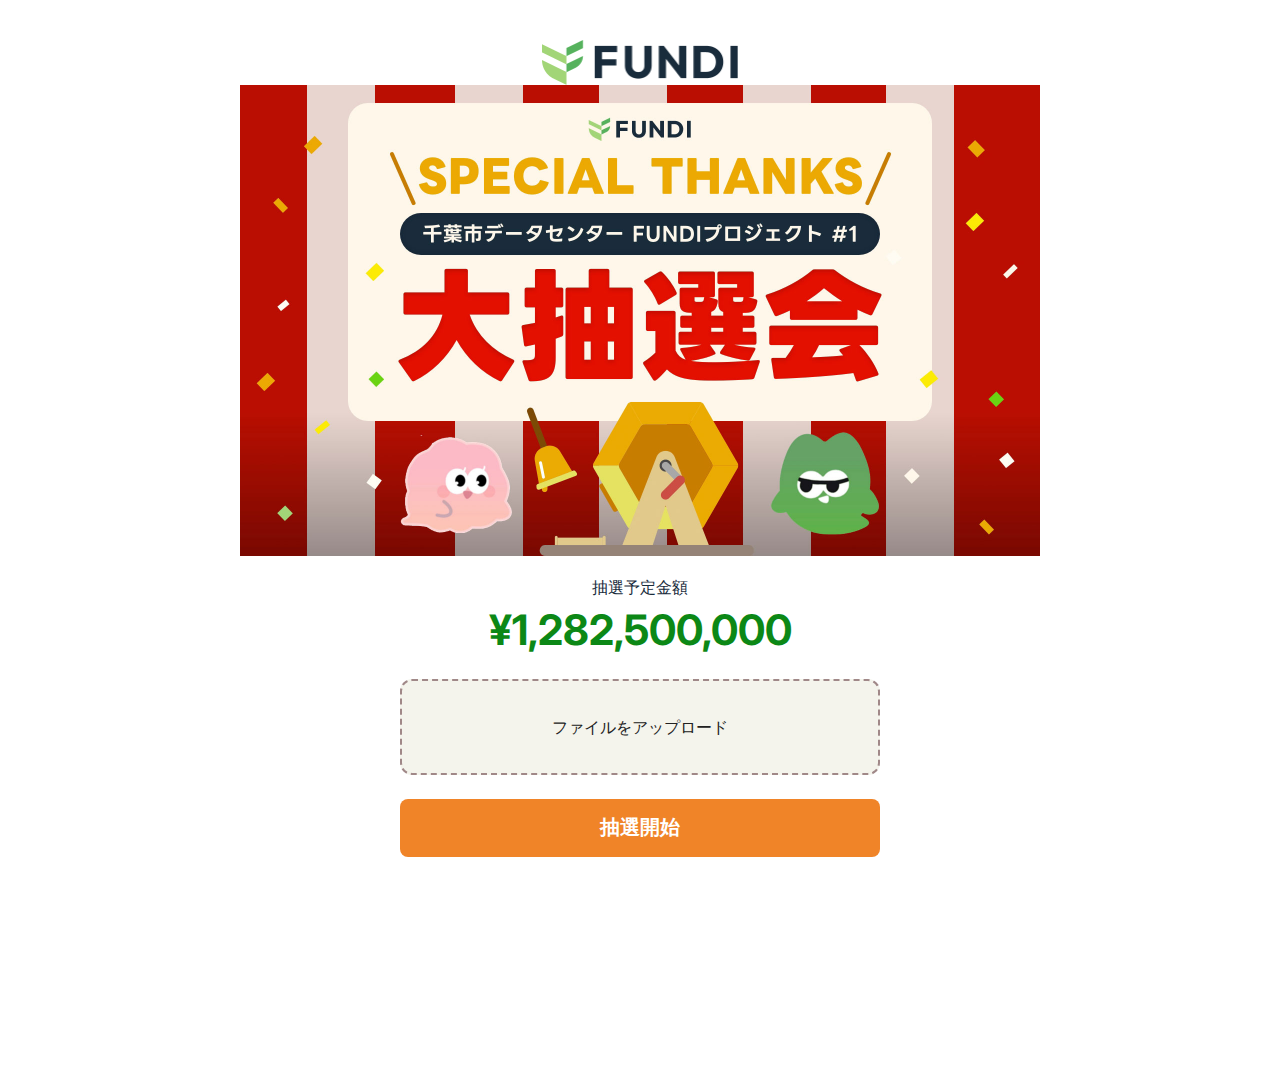
<file: index.html>
<!DOCTYPE html>
<html lang="ja">

<head>
  <meta charset="utf-8">
  <meta http-equiv="X-UA-Compatible" content="IE=edge">
  <meta name="format-detection" content="telephone=no">
  <meta name="viewport" content="width=device-width, initial-scale=1.0">
  <title>FUNDI</title>
  <meta name="keywords" content="">
  <meta name="description" content="FUNDI">

  <meta property="og:type" content="website">
  <meta property="og:title" content="FUNDI">
  <meta property="og:description" content="FUNDI">
  <meta property="og:url" content="https://">
  <meta property="og:site_name" content="FUNDI">

  <meta property="og:image" content="" />
  <link rel="icon" type="image/x-icon" href="favicon.ico">

  <link rel="preconnect" href="https://fonts.googleapis.com">
  <link rel="preconnect" href="https://fonts.gstatic.com" crossorigin>
  <link href="https://fonts.googleapis.com/css2?family=Montserrat:ital,wght@0,100..900;1,100..900&family=Roboto+Serif:ital,opsz,wght@0,8..144,100..900;1,8..144,100..900&family=Inter:ital,opsz,wght@0,14..32,100..900;1,14..32,100..900&display=swap" rel="stylesheet">

  <link rel="stylesheet" href="./css/normalize.css">
  <link rel="stylesheet" href="./css/common.css">
  <link rel="stylesheet" href="./css/swiper.css">
  <link rel="stylesheet" href="./css/style.css">
  <link rel="stylesheet" href="./css/extra.css">
  <link rel="stylesheet" href="./css/add.css">
  <link rel="stylesheet" href="./css/gara.css">
</head>

<body class="pChild">
  <div id="container" class="container">
    <main>
      <div class="pChild__gara">
        <div class="pChild__gara--main">
          <div class="pChild__gara--main--logo"><a href="./"><img src="./img/garaLogo.png" alt=""></a></div>
          <figure class="pChild__gara--main--thumb">
            <img src="./img/garaThumb.jpg" alt="">
          </figure>
          <div class="pChild__gara--main--price">
            <dl>
              <dt>抽選予定金額</dt>
              <dd>¥1,282,500,000</dd>
            </dl>
          </div>
          <div class="pChild__gara--main--file">
            <label>
              <input type="file" id="file">
              <span><em>ファイルをアップロード</em><i id="resetFile"></i></span>
            </label>
          </div>
          <div class="pChild__gara--main--result" id="result">
            <table>
              <thead>
                <tr>
                  <th>メールアドレス</th>
                  <th>口数</th>
                  <th>金額</th>
                </tr>
              </thead>
              <tbody>
                <!-- <tr>
                  <td>examplexxxxx@xxxxx.com</td>
                  <td>10</td>
                  <td>¥500,000</td>
                </tr>
                <tr>
                  <td>examplexxxxx@xxxxx.com</td>
                  <td>10</td>
                  <td>¥500,000</td>
                </tr>
                <tr>
                  <td>examplexxxxx@xxxxx.com</td>
                  <td>10</td>
                  <td>¥500,000</td>
                </tr>
                <tr>
                  <td>examplexxxxx@xxxxx.com</td>
                  <td>10</td>
                  <td>¥500,000</td>
                </tr>
                <tr>
                  <td>examplexxxxx@xxxxx.com</td>
                  <td>10</td>
                  <td>¥500,000</td>
                </tr>
                <tr>
                  <td>examplexxxxx@xxxxx.com</td>
                  <td>10</td>
                  <td>¥500,000</td>
                </tr>
                <tr>
                  <td>examplexxxxx@xxxxx.com</td>
                  <td>10</td>
                  <td>¥500,000</td>
                </tr>
                <tr>
                  <td>examplexxxxx@xxxxx.com</td>
                  <td>10</td>
                  <td>¥500,000</td>
                </tr>
                <tr>
                  <td>examplexxxxx@xxxxx.com</td>
                  <td>10</td>
                  <td>¥500,000</td>
                </tr>
                <tr>
                  <td>examplexxxxx@xxxxx.com</td>
                  <td>10</td>
                  <td>¥500,000</td>
                </tr>
                <tr>
                  <td>examplexxxxx@xxxxx.com</td>
                  <td>10</td>
                  <td>¥500,000</td>
                </tr>
                <tr>
                  <td>examplexxxxx@xxxxx.com</td>
                  <td>10</td>
                  <td>¥500,000</td>
                </tr>
                <tr>
                  <td>examplexxxxx@xxxxx.com</td>
                  <td>10</td>
                  <td>¥500,000</td>
                </tr>
                <tr>
                  <td>examplexxxxx@xxxxx.com</td>
                  <td>10</td>
                  <td>¥500,000</td>
                </tr>
                <tr>
                  <td>examplexxxxx@xxxxx.com</td>
                  <td>10</td>
                  <td>¥500,000</td>
                </tr>
                <tr>
                  <td>examplexxxxx@xxxxx.com</td>
                  <td>10</td>
                  <td>¥500,000</td>
                </tr>
                <tr>
                  <td>examplexxxxx@xxxxx.com</td>
                  <td>10</td>
                  <td>¥500,000</td>
                </tr>
                <tr>
                  <td>examplexxxxx@xxxxx.com</td>
                  <td>10</td>
                  <td>¥500,000</td>
                </tr>
                <tr>
                  <td>examplexxxxx@xxxxx.com</td>
                  <td>10</td>
                  <td>¥500,000</td>
                </tr>
                <tr>
                  <td>examplexxxxx@xxxxx.com</td>
                  <td>10</td>
                  <td>¥500,000</td>
                </tr> -->
              </tbody>
            </table>
          </div>
          <div class="pChild__gara--main--btn">
            <a href="./gara1.html">抽選開始</a>
          </div>
        </div>
      </div>
    </main>
  </div>
  <script src="./js/libs.js"></script>
  <script src="./js/gara.js"></script>

  <script>
    document.getElementById('file').addEventListener('change', function (event) {
        localStorage.removeItem('participants');
        localStorage.removeItem('lotteryResults');

        const file = event.target.files[0];
        const reader = new FileReader();

        reader.onload = function (e) {
          const csvData = e.target.result;
          const rows = csvData.split('\n').slice(1); // ヘッダー行を除外
          const tbody = document.querySelector('#result tbody');
          tbody.innerHTML = '';

          // 一時的な参加者マップ（キー：お客様番号）
          const participantMap = new Map();

          rows.forEach(row => {
            if (row.trim()) {
              const [customerNumber, lotCount, amount, email] = row.split(',');

              if (!lotCount || parseInt(lotCount.trim()) <= 0) return;

              // お客様番号をキーとして使用し、既存のデータがあれば合算
              if (participantMap.has(customerNumber.trim())) {
                const existing = participantMap.get(customerNumber.trim());
                existing.lotCount += parseInt(lotCount.trim());
                existing.amount += parseInt(lotCount.trim()) * 10000;
              } else {
                participantMap.set(customerNumber.trim(), {
                  customerNumber: customerNumber.trim(),
                  email: email.trim(),
                  lotCount: parseInt(lotCount.trim()),
                  amount: parseInt(lotCount.trim()) * 10000
                });
              }
            }
          });

          // マップから配列に変換
          const participants = Array.from(participantMap.values());

          // テーブル表示を更新
          participants.forEach(participant => {
            const formattedAmount = new Intl.NumberFormat('ja-JP', { style: 'currency', currency: 'JPY' }).format(participant.amount);
            const tr = document.createElement('tr');
            tr.innerHTML = `
                <td>${participant.email}</td>
                <td>${participant.lotCount}</td>
                <td>${formattedAmount}</td>
            `;
            tbody.appendChild(tr);
          });

          console.log('読み込んだ参加者数:', participants.length);
          console.log('読み込んだ総口数:', participants.reduce((sum, p) => sum + p.lotCount, 0));

          localStorage.setItem('participants', JSON.stringify(participants));
        };

        reader.readAsText(file);
      });

      document.querySelector('.pChild__gara--main--btn a').addEventListener('click', function (event) {
        event.preventDefault();

        localStorage.removeItem('lotteryResults');

        const participants = JSON.parse(localStorage.getItem('participants')) || [];
        const totalDrawAmount = 1282500000; // 抽選予定金額
        const targetLotCount = Math.floor(totalDrawAmount / 10000); // 128,250口
        let remainingLotCount = targetLotCount;
        let totalApplicationLotCount = participants.reduce((sum, participant) => sum + participant.lotCount, 0);

        console.log('=== 抽選開始 ===');
        console.log('予定総口数:', targetLotCount);
        console.log('応募総口数:', totalApplicationLotCount);

        let winners = [];
        let totalLotCount = 0;
        let totalAmount = 0;

        function shuffle(array) {
          const newArray = [...array];
          for (let i = newArray.length - 1; i > 0; i--) {
            const j = Math.floor(Math.random() * (i + 1));
            [newArray[i], newArray[j]] = [newArray[j], newArray[i]];
          }
          return newArray;
        }

        const shuffledParticipants = shuffle(participants);

        if (totalApplicationLotCount <= targetLotCount) {
          shuffledParticipants.forEach((participant, index) => {
            const winLotCount = participant.lotCount;
            const winAmount = winLotCount * 10000;

            winners.push({
              customerNumber: participant.customerNumber,
              email: participant.email,
              lotCount: winLotCount,
              amount: winAmount,
              isPartialWin: false
            });

            totalAmount += winAmount;
            totalLotCount += winLotCount;
          });
        } else {
          shuffledParticipants.forEach((participant, index) => {
            if (remainingLotCount <= 0) return;

            let winLotCount;
            if (index === shuffledParticipants.length - 1 && remainingLotCount > 0) {
              winLotCount = Math.min(participant.lotCount, remainingLotCount);
            } else {
              winLotCount = Math.min(participant.lotCount, remainingLotCount);
            }

            if (winLotCount <= 0) return;

            const winAmount = winLotCount * 10000;
            winners.push({
              customerNumber: participant.customerNumber,
              email: participant.email,
              lotCount: winLotCount,
              amount: winAmount,
              isPartialWin: winLotCount < participant.lotCount
            });

            remainingLotCount -= winLotCount;
            totalAmount += winAmount;
            totalLotCount += winLotCount;
          });
        }

        console.log('=== 抽選結果 ===');
        console.log('予定金額:', new Intl.NumberFormat('ja-JP').format(totalDrawAmount));
        console.log('実際の合計金額:', new Intl.NumberFormat('ja-JP').format(totalAmount));
        console.log('差額:', new Intl.NumberFormat('ja-JP').format(totalDrawAmount - totalAmount));
        console.log('予定口数:', targetLotCount);
        console.log('実際の総当選口数:', totalLotCount);
        console.log('未使用口数:', targetLotCount - totalLotCount);
        console.log('当選者数:', winners.length);

        localStorage.setItem('lotteryResults', JSON.stringify(winners));
        window.location.href = './gara1.html';
      });

      console.log('2024/12/12 v5');
  </script>
  <!-- <script src="./js/script.js"></script> -->
</body>

</html>
</file>
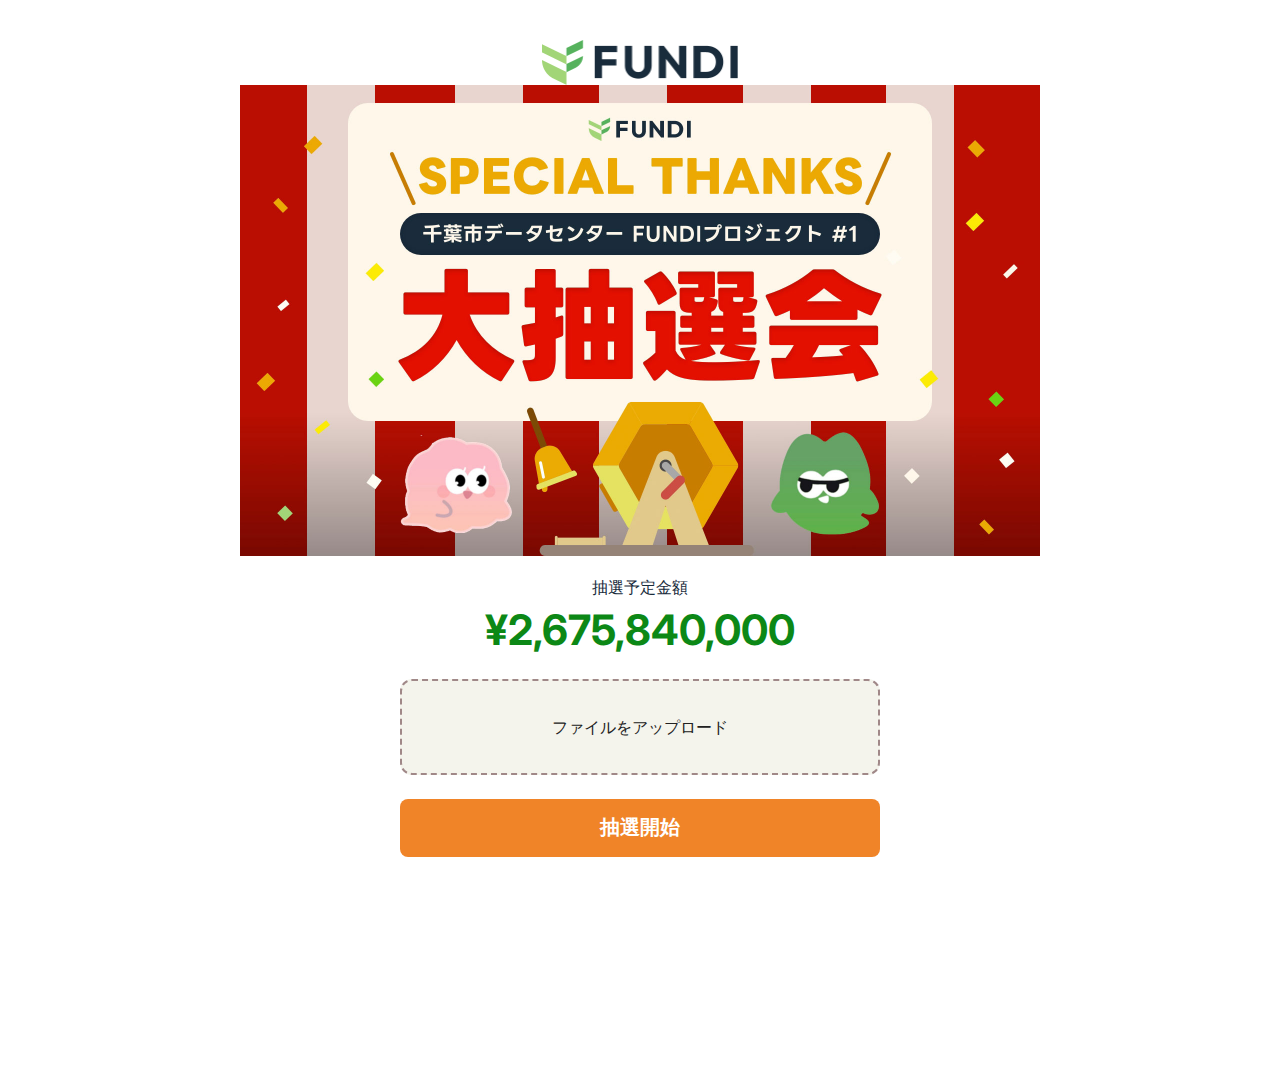
<file: gara.html>
<!DOCTYPE html>
<html lang="ja">

<head>
  <meta charset="utf-8">
  <meta http-equiv="X-UA-Compatible" content="IE=edge">
  <meta name="format-detection" content="telephone=no">
  <meta name="viewport" content="width=device-width, initial-scale=1.0">
  <title>FUNDI</title>
  <meta name="keywords" content="">
  <meta name="description" content="FUNDI">

  <meta property="og:type" content="website">
  <meta property="og:title" content="FUNDI">
  <meta property="og:description" content="FUNDI">
  <meta property="og:url" content="https://">
  <meta property="og:site_name" content="FUNDI">

  <meta property="og:image" content="" />
  <link rel="icon" type="image/x-icon" href="favicon.ico">

  <link rel="preconnect" href="https://fonts.googleapis.com">
  <link rel="preconnect" href="https://fonts.gstatic.com" crossorigin>
  <link href="https://fonts.googleapis.com/css2?family=Montserrat:ital,wght@0,100..900;1,100..900&family=Roboto+Serif:ital,opsz,wght@0,8..144,100..900;1,8..144,100..900&family=Inter:ital,opsz,wght@0,14..32,100..900;1,14..32,100..900&display=swap" rel="stylesheet">

  <link rel="stylesheet" href="./css/normalize.css">
  <link rel="stylesheet" href="./css/common.css">
  <link rel="stylesheet" href="./css/swiper.css">
  <link rel="stylesheet" href="./css/style.css">
  <link rel="stylesheet" href="./css/extra.css">
  <link rel="stylesheet" href="./css/add.css">
  <link rel="stylesheet" href="./css/gara.css">
</head>

<body class="pChild">
  <div id="container" class="container">
    <main>
      <div class="pChild__gara">
        <div class="pChild__gara--main">
          <div class="pChild__gara--main--logo"><a href="./"><img src="./img/garaLogo.png" alt=""></a></div>
          <figure class="pChild__gara--main--thumb">
            <img src="./img/garaThumb.jpg" alt="">
          </figure>
          <div class="pChild__gara--main--price">
            <dl>
              <dt>抽選予定金額</dt>
              <dd>¥2,675,840,000</dd>
            </dl>
          </div>
          <div class="pChild__gara--main--file">
            <label>
              <input type="file" id="file">
              <span><em>ファイルをアップロード</em><i id="resetFile"></i></span>
            </label>
          </div>
          <div class="pChild__gara--main--result" id="result">
            <table>
              <thead>
                <tr>
                  <th>メールアドレス</th>
                  <th>口数</th>
                  <th>金額</th>
                </tr>
              </thead>
              <tbody>
                <tr>
                  <td>examplexxxxx@xxxxx.com</td>
                  <td>10</td>
                  <td>¥500,000</td>
                </tr>
                <tr>
                  <td>examplexxxxx@xxxxx.com</td>
                  <td>10</td>
                  <td>¥500,000</td>
                </tr>
                <tr>
                  <td>examplexxxxx@xxxxx.com</td>
                  <td>10</td>
                  <td>¥500,000</td>
                </tr>
                <tr>
                  <td>examplexxxxx@xxxxx.com</td>
                  <td>10</td>
                  <td>¥500,000</td>
                </tr>
                <tr>
                  <td>examplexxxxx@xxxxx.com</td>
                  <td>10</td>
                  <td>¥500,000</td>
                </tr>
                <tr>
                  <td>examplexxxxx@xxxxx.com</td>
                  <td>10</td>
                  <td>¥500,000</td>
                </tr>
                <tr>
                  <td>examplexxxxx@xxxxx.com</td>
                  <td>10</td>
                  <td>¥500,000</td>
                </tr>
                <tr>
                  <td>examplexxxxx@xxxxx.com</td>
                  <td>10</td>
                  <td>¥500,000</td>
                </tr>
                <tr>
                  <td>examplexxxxx@xxxxx.com</td>
                  <td>10</td>
                  <td>¥500,000</td>
                </tr>
                <tr>
                  <td>examplexxxxx@xxxxx.com</td>
                  <td>10</td>
                  <td>¥500,000</td>
                </tr>
                <tr>
                  <td>examplexxxxx@xxxxx.com</td>
                  <td>10</td>
                  <td>¥500,000</td>
                </tr>
                <tr>
                  <td>examplexxxxx@xxxxx.com</td>
                  <td>10</td>
                  <td>¥500,000</td>
                </tr>
                <tr>
                  <td>examplexxxxx@xxxxx.com</td>
                  <td>10</td>
                  <td>¥500,000</td>
                </tr>
                <tr>
                  <td>examplexxxxx@xxxxx.com</td>
                  <td>10</td>
                  <td>¥500,000</td>
                </tr>
                <tr>
                  <td>examplexxxxx@xxxxx.com</td>
                  <td>10</td>
                  <td>¥500,000</td>
                </tr>
                <tr>
                  <td>examplexxxxx@xxxxx.com</td>
                  <td>10</td>
                  <td>¥500,000</td>
                </tr>
                <tr>
                  <td>examplexxxxx@xxxxx.com</td>
                  <td>10</td>
                  <td>¥500,000</td>
                </tr>
                <tr>
                  <td>examplexxxxx@xxxxx.com</td>
                  <td>10</td>
                  <td>¥500,000</td>
                </tr>
                <tr>
                  <td>examplexxxxx@xxxxx.com</td>
                  <td>10</td>
                  <td>¥500,000</td>
                </tr>
                <tr>
                  <td>examplexxxxx@xxxxx.com</td>
                  <td>10</td>
                  <td>¥500,000</td>
                </tr>
              </tbody>
            </table>
          </div>
          <div class="pChild__gara--main--btn">
            <a href="./gara1.html">抽選開始</a>
          </div>
        </div>
      </div>
    </main>
  </div>
  <script src="./js/libs.js"></script>
  <script src="./js/gara.js"></script>
  <!-- <script src="./js/script.js"></script> -->
</body>

</html>
</file>
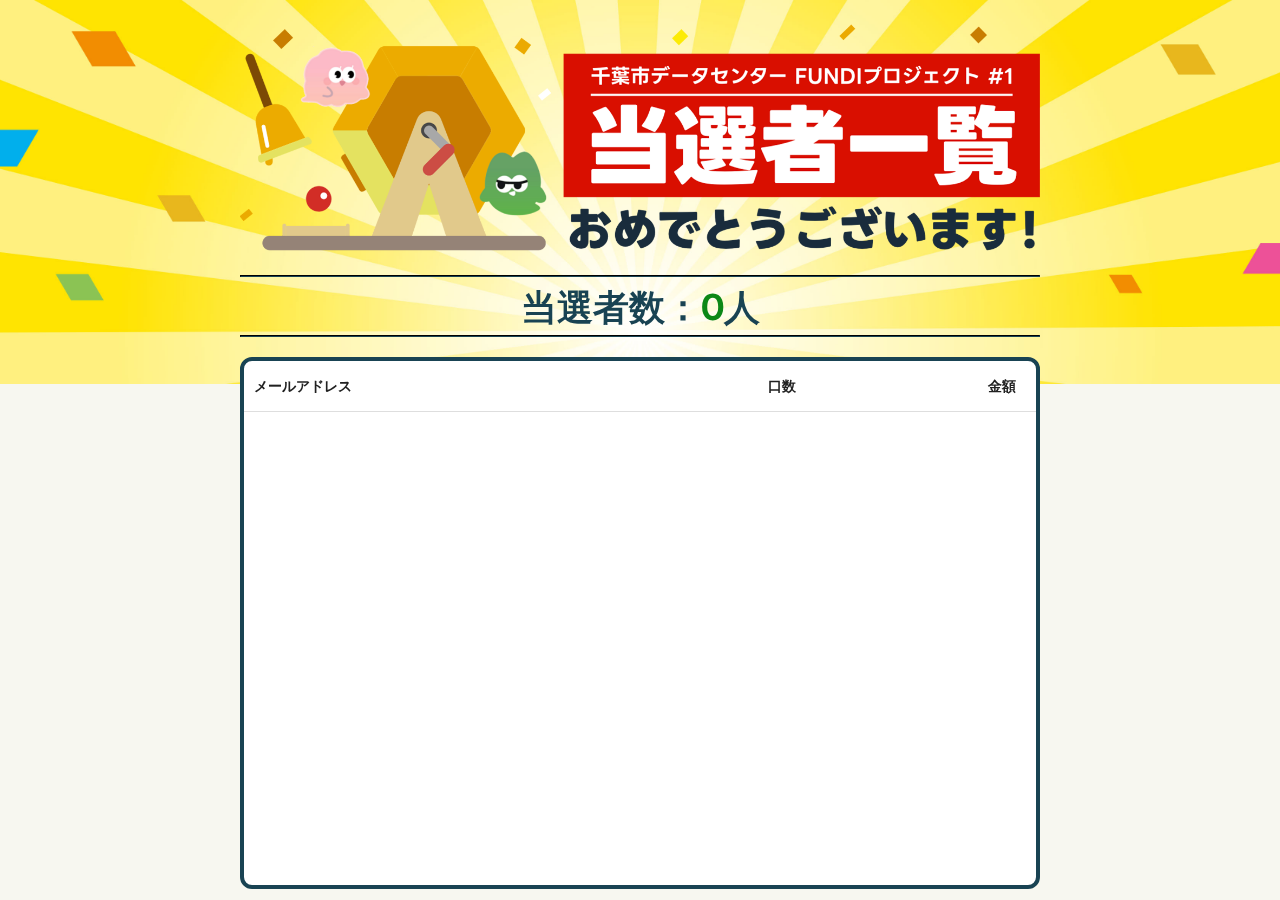
<file: gara2.html>
<!DOCTYPE html>
<html lang="ja">

<head>
  <meta charset="utf-8">
  <meta http-equiv="X-UA-Compatible" content="IE=edge">
  <meta name="format-detection" content="telephone=no">
  <meta name="viewport" content="width=device-width, initial-scale=1.0">
  <title>FUNDI</title>
  <meta name="keywords" content="">
  <meta name="description" content="FUNDI">

  <meta property="og:type" content="website">
  <meta property="og:title" content="FUNDI">
  <meta property="og:description" content="FUNDI">
  <meta property="og:url" content="https://">
  <meta property="og:site_name" content="FUNDI">

  <meta property="og:image" content="" />
  <link rel="icon" type="image/x-icon" href="favicon.ico">

  <link rel="preconnect" href="https://fonts.googleapis.com">
  <link rel="preconnect" href="https://fonts.gstatic.com" crossorigin>
  <link
    href="https://fonts.googleapis.com/css2?family=Montserrat:ital,wght@0,100..900;1,100..900&family=Roboto+Serif:ital,opsz,wght@0,8..144,100..900;1,8..144,100..900&family=Inter:ital,opsz,wght@0,14..32,100..900;1,14..32,100..900&display=swap"
    rel="stylesheet">

  <link rel="stylesheet" href="./css/normalize.css">
  <link rel="stylesheet" href="./css/common.css">
  <link rel="stylesheet" href="./css/swiper.css">
  <link rel="stylesheet" href="./css/style.css">
  <link rel="stylesheet" href="./css/extra.css">
  <link rel="stylesheet" href="./css/add.css">
  <link rel="stylesheet" href="./css/gara.css">
</head>

<body class="pChild pChild__full">
  <div id="container" class="container">
    <main class="pChild__gara--bgBot">
      <div class="pChild__gara reward">
        <div class="reward__main">
          <div class="reward__main--top">
            <figure><img src="./img/garaImg3.png" alt=""></figure>
          </div>
          <hr style="border-color:#194353">
          <div class="reward__main--total">当選者数：<span id="winnerCount">0</span>人</div>
          <hr style="border-color:#194353">
          <div class="reward__main--list">
            <table>
              <thead>
                <tr>
                  <th>メールアドレス</th>
                  <th>口数</th>
                  <th>金額</th>
                </tr>
              </thead>
              <tbody>
              </tbody>
            </table>
          </div>
          <div class="reward__main--btn">
            <a href="javascript:void(0)" id="downloadButton">ダウンロード</a>
          </div>
        </div>
      </div>
    </main>
  </div>
  <script src="./js/libs.js"></script>
  <script src="./js/gara.js"></script>

  <script>
    try {
      // セッションストレージから当選者数を取得して表示（即時）
      const winnerCount = sessionStorage.getItem('winnerCount') || '0';
      const winnerCountElement = document.getElementById('winnerCount');
      if (winnerCountElement) {
        winnerCountElement.textContent = winnerCount;
      }

      // 残りの処理は非同期で実行
      setTimeout(() => {
        // 当選者データを取得
        const winners = JSON.parse(localStorage.getItem('lotteryResults')) || [];
        // 全参加者データを取得
        const allParticipants = JSON.parse(localStorage.getItem('participants')) || [];

        // 重複を除去：customer_numberをキーとして使用
        const uniqueParticipants = Array.from(
          new Map(allParticipants.map(item => [item.customerNumber, item])).values()
        );

        // 要素の取得
        const tbody = document.querySelector('.reward__main--list tbody');
        const downloadButton = document.getElementById('downloadButton');

        // エラーハンドリング：要素の存在チェック
        if (!tbody || !downloadButton) {
          console.error('Required elements not found');
          throw new Error('Required elements not found');
        }

        tbody.innerHTML = '';

        let totalAmount = 0;
        let totalLotCount = 0;

        // CSVデータの準備
        const csvData = [];
        csvData.push(['お客様番号', 'メールアドレス', '応募口数', '応募金額', '当選口数', '部分当選']);

        // 画面表示用の当選者データ処理
        winners.forEach(winner => {
          const tr = document.createElement('tr');
          const formattedAmount = new Intl.NumberFormat('ja-JP', { style: 'currency', currency: 'JPY' }).format(winner.amount);

          tr.innerHTML = `
            <td>${winner.email}</td>
            <td>${winner.lotCount}</td>
            <td>${formattedAmount}</td>
          `;

          tbody.appendChild(tr);
          totalAmount += winner.amount;
          totalLotCount += winner.lotCount;
        });

        // CSV用のデータ作成
        uniqueParticipants.forEach(participant => {
          const winnerData = winners.find(w => w.customerNumber === participant.customerNumber);

          const csvRow = [
            participant.customerNumber || '—',
            participant.email,
            participant.lotCount,
            participant.amount,
            winnerData ? winnerData.lotCount : '',
            winnerData?.isPartialWin ? 1 : ''
          ];

          csvData.push(csvRow);
        });

        // ダウンロードボタンのイベントリスナー
        downloadButton.addEventListener('click', function () {
          try {
            // UTF-8 BOMを追加
            const BOM = '\uFEFF';
            const csvContent = BOM + csvData.map(row => row.join(',')).join('\n');

            // エンコーディングを明示的に指定
            const blob = new Blob([csvContent], { type: 'text/csv;charset=utf-8;' });
            const url = URL.createObjectURL(blob);

            const now = new Date();
            const formattedDate = `${now.getFullYear()}${String(now.getMonth() + 1).padStart(2, '0')}${String(now.getDate()).padStart(2, '0')}_${String(now.getHours()).padStart(2, '0')}${String(now.getMinutes()).padStart(2, '0')}${String(now.getSeconds()).padStart(2, '0')}`;
            const fileName = `winners_${formattedDate}.csv`;

            const downloadLink = document.createElement('a');
            downloadLink.href = url;
            downloadLink.setAttribute('download', fileName);
            downloadLink.style.display = 'none';
            document.body.appendChild(downloadLink);

            downloadLink.click();

            setTimeout(() => {
              document.body.removeChild(downloadLink);
              URL.revokeObjectURL(url);
            }, 100);
          } catch (error) {
            console.error('Download failed:', error);
          }
        });

        // デバッグ情報をコンソールに出力
        console.log('=== 結果表示 ===');
        console.log('当選者数:', winners.length);
        console.log('合計金額:', new Intl.NumberFormat('ja-JP', { style: 'currency', currency: 'JPY' }).format(totalAmount));
        console.log('合計口数:', totalLotCount);

      }, 0);  // 次のイベントループで実行

    } catch (error) {
      console.error('Initialization failed:', error);
    }
  </script>
</body>

</html>
</file>
<file: css/common.css>
@charset "UTF-8";
html {
  font-size: 10px;
}

body {
  overflow-wrap: break-word;
}

a,
a:link,
a:visited,
a:active,
a:hover,
a:hover img {
  text-decoration: none;
  color: #212121;
}

a:hover {
  text-decoration: none;
}

a:hover,
a:hover img,
.img_hover:hover {
  filter: alpha(opacity=80);
  -ms-filter: "alpha(opacity=80)";
  opacity: .80;
}

a {
  color: #212121;
  -webkit-transition: opacity 0.2s linear;
  -moz-transition: opacity 0.2s linear;
  transition: opacity 0.2s linear;
}

img {
  vertical-align: bottom;
  max-width: 100%;
  width: auto;
  height: auto;
}

div,
p {
  /*word-break: break-all;*/
}

ul,
ol,
li {
  list-style: none;
}

html, body, div, span, applet, object, iframe,
h1, h2, h3, h4, h5, h6, p, blockquote, pre,
a, abbr, acronym, address, big, cite, code,
del, dfn, em, img, ins, kbd, q, s, samp,
small, strike, strong, sub, sup, tt, var,
b, u, i, center,
dl, dt, dd, ol, ul, li,
fieldset, form, label, legend,
table, caption, tbody, tfoot, thead, tr, th, td,
article, aside, canvas, details, embed,
figure, figcaption, footer, header, hgroup,
menu, nav, output, ruby, section, summary,
time, mark, audio, video, nav, picture {
  margin: 0;
  padding: 0;
  border: 0;
  vertical-align: baseline;
}

ul,
ol,
li {
  list-style: none;
}

body,
td,
th,
input,
textarea {
  color: #212121;
  font-family: "Inter", 'Noto Sans JP', "Hiragino Kaku Gothic Pro", メイリオ, Meiryo, sans-serif;
  font-size: 16px;
  font-weight: 400;
  line-height: 1.5;
}

* {
  -moz-box-sizing: border-box;
       box-sizing: border-box;
}

*::before, *::after {
  -moz-box-sizing: border-box;
       box-sizing: border-box;
}

h1, h2, h3, h4, h5, h6 {
  font-weight: normal;
}

figure, picture {
  line-height: 0;
}

picture {
  display: block;
}

html, body {
  height: 100%;
}

button {
  -webkit-transition: opacity 0.3s ease-in-out;
  -moz-transition: opacity 0.3s ease-in-out;
  transition: opacity 0.3s ease-in-out;
}

button:hover {
  opacity: 0.7;
}

/* Chrome, Safari, Edge, Opera */
input::-webkit-outer-spin-button,
input::-webkit-inner-spin-button {
  -webkit-appearance: none;
  margin: 0;
}

/* Firefox */
input[type=number] {
  -moz-appearance: textfield;
}

@-webkit-keyframes hvr-pop {
  50% {
    -webkit-transform: scale(1.1);
    transform: scale(1.1);
  }
}

@-moz-keyframes hvr-pop {
  50% {
    -webkit-transform: scale(1.1);
    -moz-transform: scale(1.1);
         transform: scale(1.1);
  }
}

@keyframes hvr-pop {
  50% {
    -webkit-transform: scale(1.1);
    -moz-transform: scale(1.1);
         transform: scale(1.1);
  }
}

.effect, .isFull {
  -webkit-transition: all 1s ease;
  -moz-transition: all 1s ease;
  transition: all 1s ease;
}

.delay_03 {
  -webkit-transition: all 1s ease 0.3s;
  -moz-transition: all 1s ease 0.3s;
  transition: all 1s ease 0.3s;
}

.delay_06 {
  -webkit-transition: all 1s ease 0.6s;
  -moz-transition: all 1s ease 0.6s;
  transition: all 1s ease 0.6s;
}

.delay_09 {
  -webkit-transition: all 1s ease 0.9s;
  -moz-transition: all 1s ease 0.9s;
  transition: all 1s ease 0.9s;
}

.delay_12 {
  -webkit-transition: all 1s ease 1.2s;
  -moz-transition: all 1s ease 1.2s;
  transition: all 1s ease 1.2s;
}

.delay_15 {
  -webkit-transition: all 1s ease 1.5s;
  -moz-transition: all 1s ease 1.5s;
  transition: all 1s ease 1.5s;
}

.fadeIn {
  opacity: 0;
}

.fadeIn.active {
  opacity: 1;
}

.slideUp {
  -webkit-transform: translate3d(0, 30px, 0);
     -moz-transform: translate3d(0, 30px, 0);
          transform: translate3d(0, 30px, 0);
  opacity: 0;
}

.slideUp.active {
  opacity: 1;
  -webkit-transform: translate3d(0, 0, 0);
     -moz-transform: translate3d(0, 0, 0);
          transform: translate3d(0, 0, 0);
}

.zoomIn {
  -webkit-transform: scale(0.9);
     -moz-transform: scale(0.9);
      -ms-transform: scale(0.9);
          transform: scale(0.9);
  opacity: 0;
}

.zoomIn.active {
  opacity: 1;
  -webkit-transform: scale(1);
     -moz-transform: scale(1);
      -ms-transform: scale(1);
          transform: scale(1);
}

.slideDown {
  -webkit-transform: translate3d(0, -50px, 0);
     -moz-transform: translate3d(0, -50px, 0);
          transform: translate3d(0, -50px, 0);
  opacity: 0;
}

.slideDown.active {
  opacity: 1;
  -webkit-transform: translate3d(0, 0, 0);
     -moz-transform: translate3d(0, 0, 0);
          transform: translate3d(0, 0, 0);
}

.slideToRight {
  -webkit-transform: translate3d(-100px, 0, 0);
     -moz-transform: translate3d(-100px, 0, 0);
          transform: translate3d(-100px, 0, 0);
  opacity: 0;
}

.slideToRight.active {
  opacity: 1;
  -webkit-transform: translate3d(0, 0, 0);
     -moz-transform: translate3d(0, 0, 0);
          transform: translate3d(0, 0, 0);
}

.slideToLeft {
  -webkit-transform: translate3d(100px, 0, 0);
     -moz-transform: translate3d(100px, 0, 0);
          transform: translate3d(100px, 0, 0);
  opacity: 0;
}

.slideToLeft.active {
  opacity: 1;
  -webkit-transform: translate3d(0, 0, 0);
     -moz-transform: translate3d(0, 0, 0);
          transform: translate3d(0, 0, 0);
}

@font-face {
  font-family: "BC Alphapipe SemiBold";
  src: url("../fonts/BC_Alphapipe_TSB_Bold.ttf");
}

@font-face {
  font-family: "BC Alphapipe Bold";
  src: url("../fonts/BC_Alphapipe_RB_Bold.ttf");
}
</file>
<file: css/style.css>
@charset "UTF-8";
@media screen and (min-width: 769px), print {
  a[href^=tel] {
    pointer-events: none;
    text-decoration: none;
    cursor: default !important;
  }
  .show_sp {
    display: none !important;
  }
  .container {
    overflow: hidden;
  }
  .row {
    max-width: 1026px;
    width: 100%;
    margin: 0 auto;
  }
}

@media screen and (min-width: 769px) and (max-width: 1026px) {
  .row {
    padding-left: 15px;
    padding-right: 15px;
  }
}

@media screen and (min-width: 769px), print {
  img {
    max-width: 100%;
    width: auto;
    height: auto;
  }
  .fundList ul li a {
    display: -webkit-box;
    display: -moz-box;
    display: -ms-flexbox;
    display: flex;
    -webkit-box-align: start;
       -moz-box-align: start;
        -ms-flex-align: start;
            align-items: flex-start;
    width: 100%;
  }
  .fundList ul li + li {
    margin-top: 40px;
  }
  .fundList ul li .left {
    -webkit-box-flex: 1;
       -moz-box-flex: 1;
        -ms-flex: 1;
            flex: 1;
    position: relative;
    -webkit-transform: translateZ(0);
       -moz-transform: translateZ(0);
            transform: translateZ(0);
  }
}

@media screen and (min-width: 769px) and (max-width: 1000px) {
  .fundList ul li .left {
    -webkit-box-flex: inherit;
       -moz-box-flex: inherit;
        -ms-flex: inherit;
            flex: inherit;
    width: 40%;
  }
}

@media screen and (min-width: 769px), print {
  .fundList ul li .left figure {
    width: 100%;
    -moz-border-radius: 12px;
         border-radius: 12px;
    overflow: hidden;
  }
  .fundList ul li .left figure img {
    width: 100%;
    height: auto;
  }
  .fundList ul li .left .meta {
    position: absolute;
    left: 12px;
    top: 12px;
    display: -webkit-inline-box;
    display: -moz-inline-box;
    display: -ms-inline-flexbox;
    display: inline-flex;
    -webkit-box-pack: center;
       -moz-box-pack: center;
        -ms-flex-pack: center;
            justify-content: center;
    -webkit-box-align: center;
       -moz-box-align: center;
        -ms-flex-align: center;
            align-items: center;
    height: 36px;
    -moz-border-radius: 18px;
         border-radius: 18px;
    color: #fff;
    white-space: nowrap;
    font-size: 1.6rem;
    line-height: 24px;
    font-weight: 700;
    padding: 0 18px;
  }
}

@media screen and (min-width: 769px) and (max-width: 1000px) {
  .fundList ul li .left .meta {
    font-size: 1.2rem;
    height: 26px;
    padding: 0 10px;
  }
}

@media screen and (min-width: 769px), print {
  .fundList ul li .left .meta.st1 {
    background: #EF2F63;
  }
  .fundList ul li .left .meta.st2 {
    background: #22B951;
  }
  .fundList ul li .left .meta.st3 {
    background: #42D1DD;
  }
  .fundList ul li .left .meta.st4 {
    background: #292525;
  }
  .fundList ul li .left .meta.st5 {
    background: #A8A8A8;
  }
  .fundList ul li .left .type {
    position: absolute;
    left: 12px;
    bottom: 12px;
    display: -webkit-inline-box;
    display: -moz-inline-box;
    display: -ms-inline-flexbox;
    display: inline-flex;
    -webkit-box-pack: center;
       -moz-box-pack: center;
        -ms-flex-pack: center;
            justify-content: center;
    -webkit-box-align: center;
       -moz-box-align: center;
        -ms-flex-align: center;
            align-items: center;
    height: 36px;
    -moz-border-radius: 18px;
         border-radius: 18px;
    white-space: nowrap;
    font-size: 1.6rem;
    line-height: 24px;
    font-weight: 700;
    padding: 0 18px;
    background: #fff;
  }
}

@media screen and (min-width: 769px) and (max-width: 1000px) {
  .fundList ul li .left .type {
    font-size: 1.2rem;
    height: 26px;
    padding: 0 10px;
  }
}

@media screen and (min-width: 769px), print {
  .fundList ul li .right {
    width: 542px;
    margin-left: 39px;
  }
}

@media screen and (min-width: 769px) and (max-width: 1000px) {
  .fundList ul li .right {
    width: -webkit-calc(60% - 19px);
    width: -moz-calc(60% - 19px);
    width: calc(60% - 19px);
    margin-left: 19px;
  }
}

@media screen and (min-width: 769px), print {
  .fundList ul li .right .dlist {
    border: 1px solid #DEDEDE;
    -moz-border-radius: 12px;
         border-radius: 12px;
    overflow: hidden;
    position: relative;
    -webkit-transform: translateZ(0);
       -moz-transform: translateZ(0);
            transform: translateZ(0);
    display: -webkit-box;
    display: -moz-box;
    display: -ms-flexbox;
    display: flex;
    -webkit-box-orient: horizontal;
    -webkit-box-direction: normal;
       -moz-box-orient: horizontal;
       -moz-box-direction: normal;
        -ms-flex-flow: row wrap;
            flex-flow: row wrap;
  }
  .fundList ul li .right .dlist::after {
    position: absolute;
    content: "";
    width: 1px;
    height: 100%;
    top: 0;
    left: 50%;
    -webkit-transform: translateZ(-50%);
       -moz-transform: translateZ(-50%);
            transform: translateZ(-50%);
    background: #DEDEDE;
  }
  .fundList ul li .right .dlist dl {
    width: 50%;
    border-bottom: 1px solid #DEDEDE;
    text-align: center;
    -webkit-box-orient: vertical;
    -webkit-box-direction: normal;
       -moz-box-orient: vertical;
       -moz-box-direction: normal;
        -ms-flex-direction: column;
            flex-direction: column;
    -webkit-box-align: center;
       -moz-box-align: center;
        -ms-flex-align: center;
            align-items: center;
    padding: 25px 10px 18px;
  }
  .fundList ul li .right .dlist dl dt {
    width: 189px;
    height: 36px;
    -moz-border-radius: 18px;
         border-radius: 18px;
    background: #F2F2F4;
    display: -webkit-inline-box;
    display: -moz-inline-box;
    display: -ms-inline-flexbox;
    display: inline-flex;
    -webkit-box-pack: center;
       -moz-box-pack: center;
        -ms-flex-pack: center;
            justify-content: center;
    -webkit-box-align: center;
       -moz-box-align: center;
        -ms-flex-align: center;
            align-items: center;
    font-size: 1.6rem;
    line-height: 28px;
    font-weight: 700;
  }
  .fundList ul li .right .dlist dl dd {
    width: 100%;
    text-align: center;
    font-size: 4rem;
    line-height: 1;
    font-family: "Inter", sans-serif;
    font-weight: 700;
    margin-top: 9px;
  }
  .fundList ul li .right .dlist dl dd small {
    font-size: 2.8rem;
  }
  .fundList ul li .right .dlist dl dd.diff {
    font-size: 2.4rem;
    line-height: 28px;
    margin-top: 15px;
  }
  .fundList ul li .right .dlist dl:nth-last-child(-n+2) {
    border-bottom: 0;
  }
  .fundList ul li .right .note {
    margin-top: 15px;
    font-size: 1.6rem;
    line-height: 24px;
    font-weight: 700;
    color: #EF2E63;
  }
  ul.newsList {
    margin-top: 25px;
    border-top: 1px solid #DEDEDE;
  }
  ul.newsList li {
    border-bottom: 1px solid #DEDEDE;
  }
  ul.newsList li a {
    display: -webkit-box;
    display: -moz-box;
    display: -ms-flexbox;
    display: flex;
    width: 100%;
    padding: 16px 0;
    -webkit-box-align: center;
       -moz-box-align: center;
        -ms-flex-align: center;
            align-items: center;
  }
  ul.newsList li a .meta {
    width: 172px;
  }
  ul.newsList li a .meta span {
    display: -webkit-inline-box;
    display: -moz-inline-box;
    display: -ms-inline-flexbox;
    display: inline-flex;
    -webkit-box-pack: center;
       -moz-box-pack: center;
        -ms-flex-pack: center;
            justify-content: center;
    -webkit-box-align: center;
       -moz-box-align: center;
        -ms-flex-align: center;
            align-items: center;
    height: 32px;
    color: #fff;
    font-size: 1.6rem;
    line-height: 28px;
    font-weight: 700;
    padding: 0 18px;
    white-space: nowrap;
    -moz-border-radius: 17px;
         border-radius: 17px;
    background: #0C8816;
  }
  ul.newsList li a .meta span.st2 {
    background: #EF2E63;
  }
  ul.newsList li a time {
    font-size: 1.6rem;
    line-height: 22px;
    font-family: "Inter", sans-serif;
    font-weight: 400;
    width: 135px;
    margin-right: 21px;
  }
  ul.newsList li a p {
    -webkit-box-flex: 1;
       -moz-box-flex: 1;
        -ms-flex: 1;
            flex: 1;
    font-size: 1.6rem;
    line-height: 24px;
    font-weight: 700;
  }
  .faqList dl {
    background: #fff;
    -moz-border-radius: 12px;
         border-radius: 12px;
    padding: 0 24px;
  }
  .faqList dl + dl {
    margin-top: 24px;
  }
  .faqList dl dt {
    position: relative;
    -webkit-transform: translateZ(0);
       -moz-transform: translateZ(0);
            transform: translateZ(0);
    padding: 19px 20px 20px 0;
    font-size: 1.8rem;
    line-height: 28px;
    font-weight: 700;
    cursor: pointer;
  }
  .faqList dl dt::before {
    content: "Q. ";
    font-size: 1.8rem;
    line-height: 28px;
    font-weight: 700;
    color: #0C8816;
  }
  .faqList dl dt::after {
    position: absolute;
    content: "";
    width: 17px;
    height: 10px;
    background: url("../img/iconArrowFaq.png") 0 0 no-repeat;
    -moz-background-size: contain;
         background-size: contain;
    right: 0;
    top: 50%;
    -webkit-transform: translateY(-50%);
       -moz-transform: translateY(-50%);
        -ms-transform: translateY(-50%);
            transform: translateY(-50%);
    -webkit-transition: all 0.3s ease;
    -moz-transition: all 0.3s ease;
    transition: all 0.3s ease;
    -webkit-transform-origin: 50% 50%;
       -moz-transform-origin: 50% 50%;
        -ms-transform-origin: 50% 50%;
            transform-origin: 50% 50%;
  }
  .faqList dl dt.open::after {
    -webkit-transform: translateY(-50%) rotate(180deg);
       -moz-transform: translateY(-50%) rotate(180deg);
        -ms-transform: translateY(-50%) rotate(180deg);
            transform: translateY(-50%) rotate(180deg);
  }
  .faqList dl dt.open + dd {
    -webkit-transition: all 0.3s ease;
    -moz-transition: all 0.3s ease;
    transition: all 0.3s ease;
  }
  .faqList dl dd {
    height: 0;
    overflow: hidden;
    -webkit-transition: all 0.3s ease;
    -moz-transition: all 0.3s ease;
    transition: all 0.3s ease;
  }
  .faqList dl dd .con {
    font-size: 1.8rem;
    line-height: 28px;
    font-weight: 400;
    padding: 15px;
  }
  .btnCom {
    display: -webkit-box;
    display: -moz-box;
    display: -ms-flexbox;
    display: flex;
    -webkit-box-pack: center;
       -moz-box-pack: center;
        -ms-flex-pack: center;
            justify-content: center;
    -webkit-box-align: center;
       -moz-box-align: center;
        -ms-flex-align: center;
            align-items: center;
  }
  .btnCom a {
    display: -webkit-inline-box;
    display: -moz-inline-box;
    display: -ms-inline-flexbox;
    display: inline-flex;
    -webkit-box-pack: center;
       -moz-box-pack: center;
        -ms-flex-pack: center;
            justify-content: center;
    -webkit-box-align: center;
       -moz-box-align: center;
        -ms-flex-align: center;
            align-items: center;
    width: 420px;
    height: 72px;
    -moz-border-radius: 12px;
         border-radius: 12px;
    background: #0C8816;
    color: #fff;
    font-size: 2rem;
    line-height: 29px;
    font-weight: 700;
  }
  .filters {
    margin-bottom: 64px;
  }
  .filters .wrapSel {
    width: 200px;
    height: 64px;
    position: relative;
    -webkit-transform: translateZ(0);
       -moz-transform: translateZ(0);
            transform: translateZ(0);
    -moz-border-radius: 12px;
         border-radius: 12px;
    background: #F2F2F4;
  }
  .filters .wrapSel::after {
    position: absolute;
    content: "";
    width: 13px;
    height: 8px;
    background: url("../img/iconArrowFaq.png") 0 0 no-repeat;
    -moz-background-size: contain;
         background-size: contain;
    right: 12px;
    top: 50%;
    -webkit-transform: translateY(-50%);
       -moz-transform: translateY(-50%);
        -ms-transform: translateY(-50%);
            transform: translateY(-50%);
    pointer-events: none;
  }
  .filters .wrapSel select {
    -webkit-appearance: none;
       -moz-appearance: none;
            appearance: none;
    height: 100%;
    font-size: 1.6rem;
    line-height: 24px;
    font-weight: 400;
    color: #212121;
    padding: 12px;
    border: 0;
    outline: none;
    width: 100%;
    background: none;
  }
  .pagination {
    margin-top: 64px;
  }
  .pagination ul {
    display: -webkit-box;
    display: -moz-box;
    display: -ms-flexbox;
    display: flex;
    -webkit-box-align: center;
       -moz-box-align: center;
        -ms-flex-align: center;
            align-items: center;
    -webkit-box-orient: horizontal;
    -webkit-box-direction: normal;
       -moz-box-orient: horizontal;
       -moz-box-direction: normal;
        -ms-flex-flow: row wrap;
            flex-flow: row wrap;
  }
  .pagination ul li {
    margin-right: 8px;
  }
  .pagination ul li a, .pagination ul li span {
    display: -webkit-inline-box;
    display: -moz-inline-box;
    display: -ms-inline-flexbox;
    display: inline-flex;
    -webkit-box-pack: center;
       -moz-box-pack: center;
        -ms-flex-pack: center;
            justify-content: center;
    -webkit-box-align: center;
       -moz-box-align: center;
        -ms-flex-align: center;
            align-items: center;
    width: 36px;
    height: 36px;
    -moz-border-radius: 6px;
         border-radius: 6px;
    font-size: 1.8rem;
    line-height: 1;
    font-family: "Inter", sans-serif;
    font-weight: 700;
    color: #0C8816;
    background: #F2F2F4;
  }
  .pagination ul li span {
    background: #0C8816;
    color: #fff;
  }
  .modalNews {
    position: fixed;
    width: 100%;
    height: 100%;
    top: 0;
    left: 0;
    background: rgba(0, 0, 0, 0.5);
    z-index: 2999;
    opacity: 0;
    -webkit-transition: all 0.3s ease;
    -moz-transition: all 0.3s ease;
    transition: all 0.3s ease;
    pointer-events: none;
    display: -webkit-box;
    display: -moz-box;
    display: -ms-flexbox;
    display: flex;
    -webkit-box-pack: center;
       -moz-box-pack: center;
        -ms-flex-pack: center;
            justify-content: center;
    -webkit-box-align: center;
       -moz-box-align: center;
        -ms-flex-align: center;
            align-items: center;
  }
  .modalNews__inner {
    width: 604px;
    max-height: 80%;
    height: auto;
    background: #fff;
    position: relative;
    opacity: 0;
    -webkit-transition: all 0.3s ease 0.2s;
    -moz-transition: all 0.3s ease 0.2s;
    transition: all 0.3s ease 0.2s;
    padding: 48px 24px;
    -moz-border-radius: 8px;
         border-radius: 8px;
  }
  .modalNews__inner article h3 {
    font-size: 2rem;
    line-height: 28px;
    font-weight: 700;
    color: #212121;
  }
  .modalNews__inner article time {
    font-size: 1.4rem;
    line-height: 20px;
    font-family: "Inter", sans-serif;
    font-weight: 400;
    display: block;
    margin-top: 2px;
  }
  .modalNews__inner article .cont {
    font-size: 1.6rem;
    line-height: 28px;
    font-weight: 400;
    font-family: 'Noto Sans JP', sans-serif;
    margin-top: 31px;
  }
  .modalNews__inner .close {
    position: absolute;
    width: 14px;
    height: 14px;
    background: url("../img/iconClose.png") 0 0 no-repeat;
    -moz-background-size: contain;
         background-size: contain;
    text-indent: -9999px;
    overflow: hidden;
    top: 12px;
    right: 12px;
    cursor: pointer;
  }
  .modalNews.open {
    opacity: 1;
    pointer-events: auto;
  }
  .modalNews.open .modalNews__inner {
    -webkit-transform: translateX(0);
       -moz-transform: translateX(0);
        -ms-transform: translateX(0);
            transform: translateX(0);
    opacity: 1;
  }
  .header {
    background: #fff;
    padding: 0 0 0 20px;
    display: -webkit-box;
    display: -moz-box;
    display: -ms-flexbox;
    display: flex;
    -webkit-box-pack: justify;
       -moz-box-pack: justify;
        -ms-flex-pack: justify;
            justify-content: space-between;
    -webkit-box-align: center;
       -moz-box-align: center;
        -ms-flex-align: center;
            align-items: center;
    width: 100%;
  }
  .header__logo {
    line-height: 0;
    width: 150px;
  }
}

@media screen and (min-width: 769px) and (max-width: 1100px) {
  .header__logo {
    width: 150px;
  }
}

@media screen and (min-width: 769px) and (max-width: 840px) {
  .header__logo {
    width: 122px;
  }
}

@media screen and (min-width: 769px), print {
  .header__logo a {
    display: block;
    line-height: 0;
  }
  .header__logo a img {
    width: 100%;
    height: auto;
  }
  .header__nav {
    display: -webkit-box;
    display: -moz-box;
    display: -ms-flexbox;
    display: flex;
    -webkit-box-align: center;
       -moz-box-align: center;
        -ms-flex-align: center;
            align-items: center;
  }
  .header__nav > ul {
    display: -webkit-box;
    display: -moz-box;
    display: -ms-flexbox;
    display: flex;
    -webkit-box-align: center;
       -moz-box-align: center;
        -ms-flex-align: center;
            align-items: center;
  }
  .header__nav > ul li + li {
    margin-left: 40px;
  }
}

@media screen and (min-width: 769px) and (max-width: 1300px) {
  .header__nav > ul li + li {
    margin-left: 20px;
  }
}

@media screen and (min-width: 769px) and (max-width: 1000px) {
  .header__nav > ul li + li {
    margin-left: 10px;
  }
}

@media screen and (min-width: 769px), print {
  .header__nav > ul > li > a {
    font-size: 1.5rem;
    line-height: 1;
    font-weight: 700;
  }
}

@media screen and (min-width: 769px) and (max-width: 1000px) {
  .header__nav > ul > li > a {
    font-size: 1.3rem;
  }
}

@media screen and (min-width: 769px), print {
  .header__nav > ul li.btn {
    display: none;
  }
  .header__nav .btnLogin {
    margin-left: 40px;
  }
}

@media screen and (min-width: 769px) and (max-width: 1300px) {
  .header__nav .btnLogin {
    margin-left: 20px;
  }
}

@media screen and (min-width: 769px) and (max-width: 1000px) {
  .header__nav .btnLogin {
    margin-left: 10px;
  }
}

@media screen and (min-width: 769px), print {
  .header__nav .btnLogin a {
    font-size: 1.5rem;
    line-height: 1;
    font-weight: 700;
    color: #0C8816;
  }
}

@media screen and (min-width: 769px) and (max-width: 1000px) {
  .header__nav .btnLogin a {
    font-size: 1.3rem;
  }
}

@media screen and (min-width: 769px), print {
  .header__nav .btn {
    margin-left: 40px;
  }
}

@media screen and (min-width: 769px) and (max-width: 1300px) {
  .header__nav .btn {
    margin-left: 20px;
  }
}

@media screen and (min-width: 769px) and (max-width: 1000px) {
  .header__nav .btn {
    margin-left: 10px;
  }
}

@media screen and (min-width: 769px), print {
  .header__nav .btn a {
    display: -webkit-inline-box;
    display: -moz-inline-box;
    display: -ms-inline-flexbox;
    display: inline-flex;
    -webkit-box-pack: center;
       -moz-box-pack: center;
        -ms-flex-pack: center;
            justify-content: center;
    -webkit-box-align: center;
       -moz-box-align: center;
        -ms-flex-align: center;
            align-items: center;
    color: #fff;
    width: 192px;
    height: 74px;
    font-size: 1.5rem;
    line-height: 1;
    background: -webkit-gradient(linear, left top, right top, color-stop(5%, #42c6de), to(#3a7ece));
    background: -webkit-linear-gradient(left, #42c6de 5%, #3a7ece 100%);
    background: -moz- oldlinear-gradient(left, #42c6de 5%, #3a7ece 100%);
    background: linear-gradient(90deg, #42c6de 5%, #3a7ece 100%);
  }
}

@media screen and (min-width: 769px) and (max-width: 1100px) {
  .header__nav .btn a {
    width: 122px;
    height: 64px;
  }
}

@media screen and (min-width: 769px) and (max-width: 1000px) {
  .header__nav .btn a {
    width: 102px;
    font-size: 1.4rem;
  }
}

@media screen and (min-width: 769px), print {
  .header__nav .account {
    padding: 16px 0 16px 0;
    margin-left: 40px;
  }
}

@media screen and (min-width: 769px) and (max-width: 1080px) {
  .header__nav .account {
    margin-left: 20px;
  }
}

@media screen and (min-width: 769px), print {
  .header__nav .account figure {
    display: -webkit-box;
    display: -moz-box;
    display: -ms-flexbox;
    display: flex;
    -webkit-box-pack: end;
       -moz-box-pack: end;
        -ms-flex-pack: end;
            justify-content: flex-end;
    -webkit-box-align: center;
       -moz-box-align: center;
        -ms-flex-align: center;
            align-items: center;
    padding: 0 16px 0 41px;
    border-left: 1px solid #DEDEDE;
  }
}

@media screen and (min-width: 769px) and (max-width: 1080px) {
  .header__nav .account figure {
    padding-left: 20px;
  }
}

@media screen and (min-width: 769px), print {
  .header__nav .account figure img {
    width: 42px;
    height: 42px;
    -moz-border-radius: 50%;
         border-radius: 50%;
    margin-left: 16px;
  }
}

@media screen and (min-width: 769px) and (max-width: 900px) {
  .header__nav .account figure img {
    width: 32px;
    height: 32px;
    margin-left: 10px;
  }
}

@media screen and (min-width: 769px), print {
  .header__nav .account figure figcaption {
    text-align: right;
  }
  .header__nav .account figure figcaption span {
    display: block;
    font-size: 1.6rem;
    line-height: 24px;
    font-weight: 700;
    color: #0C8816;
  }
  .header__nav .account figure figcaption small {
    font-size: 1.2rem;
    line-height: 18px;
    font-weight: 400;
    color: rgba(33, 33, 33, 0.5);
  }
}

@media screen and (min-width: 769px) and (max-width: 900px) {
  .header__nav .account figure figcaption span {
    font-size: 1.3rem;
  }
}

@media screen and (min-width: 769px), print {
  .header .menu_icon {
    display: none;
  }
  .header.fixed {
    position: fixed;
    top: 0;
    left: 0;
    z-index: 99;
  }
  .footer {
    background: #212121;
    color: #fff;
    padding: 48px 0 48px;
  }
  .footer__main {
    max-width: 1026px;
  }
  .footer__main--info h2 {
    font-size: 2rem;
    line-height: 24px;
    font-weight: 700;
    margin-bottom: 22px;
  }
  .footer__main--info p {
    font-size: 1.4rem;
    line-height: 22px;
  }
  .footer__main--info p + p {
    margin-top: 24px;
  }
  .footer__main--link {
    margin-top: 24px;
  }
  .footer__main--link .logo {
    margin-bottom: 24px;
  }
  .footer__main--link .logo a {
    display: inline-block;
    line-height: 0;
  }
  .footer__main--link .logo a img {
    width: 180px;
  }
  .footer__main--link ul {
    display: -webkit-box;
    display: -moz-box;
    display: -ms-flexbox;
    display: flex;
    -webkit-box-orient: horizontal;
    -webkit-box-direction: normal;
       -moz-box-orient: horizontal;
       -moz-box-direction: normal;
        -ms-flex-flow: row wrap;
            flex-flow: row wrap;
  }
  .footer__main--link ul li {
    margin-right: 20px;
    margin-bottom: 4px;
  }
  .footer__main--link ul li a {
    font-size: 1.4rem;
    line-height: 1;
    font-weight: bold;
    color: #fff;
  }
  .footer__main--copy {
    margin-top: 20px;
    font-family: "Inter", sans-serif;
    color: rgba(255, 255, 255, 0.5);
    font-size: 1.4rem;
    line-height: 1;
  }
  .ctaFixed {
    position: fixed;
    z-index: 90;
    bottom: 0;
    right: 0;
    width: 260px;
    line-height: 0;
  }
  .ctaFixed a {
    display: block;
    width: 100%;
    line-height: 0;
  }
  .ctaFixed a img {
    width: 100%;
    height: auto;
  }
  .p_top .mv {
    width: 100%;
    line-height: 0;
  }
  .p_top .mv img {
    width: 100%;
    height: auto;
  }
  .p_top .news {
    padding: 48px 0;
    background: #F2F2F4;
  }
}

@media screen and (min-width: 769px) and (max-width: 1026px) {
  .p_top .news {
    padding-left: 15px;
    padding-right: 15px;
  }
}

@media screen and (min-width: 769px), print {
  .p_top .news__main {
    background: #fff;
    -moz-border-radius: 12px;
         border-radius: 12px;
    padding: 23px 24px;
    position: relative;
    -webkit-transform: translateZ(0);
       -moz-transform: translateZ(0);
            transform: translateZ(0);
  }
  .p_top .news__main h2 {
    font-size: 2.4rem;
    line-height: 29px;
    font-family: "Inter", sans-serif;
    font-weight: 700;
  }
  .p_top .news__main .listall {
    position: absolute;
    right: 24px;
    top: 26px;
  }
  .p_top .news__main .listall a {
    font-size: 1.6rem;
    line-height: 24px;
    font-weight: 700;
    color: #0C8816;
  }
  .p_top .ttl h2 {
    font-size: 6.4rem;
    line-height: 76px;
    font-weight: 700;
    font-family: "Inter", sans-serif;
    letter-spacing: 0.06em;
    color: #0C8816;
  }
  .p_top .ttl span {
    display: inline-block;
    margin-top: 15px;
    font-size: 1.6rem;
    line-height: 24px;
    font-weight: 700;
    letter-spacing: 0.1em;
  }
  .p_top .feature {
    padding: 62px 0 74px;
  }
  .p_top .feature .list {
    display: -webkit-box;
    display: -moz-box;
    display: -ms-flexbox;
    display: flex;
    -webkit-box-orient: horizontal;
    -webkit-box-direction: normal;
       -moz-box-orient: horizontal;
       -moz-box-direction: normal;
        -ms-flex-flow: row wrap;
            flex-flow: row wrap;
    -webkit-box-pack: center;
       -moz-box-pack: center;
        -ms-flex-pack: center;
            justify-content: center;
    margin: 36px -25px -25px;
  }
  .p_top .feature .list article {
    width: 308px;
    margin: 25px;
  }
  .p_top .feature .list article figure {
    width: 100%;
  }
  .p_top .feature .list article figure img {
    width: 100%;
    height: 191px;
    -moz-border-radius: 12px;
         border-radius: 12px;
    object-fit: cover;
  }
  .p_top .feature .list article h3 {
    text-align: center;
    font-size: 1.8rem;
    line-height: 24px;
    font-weight: 700;
    margin-top: 16px;
  }
  .p_top .feature .list article .txt {
    font-size: 1.6rem;
    line-height: 26px;
    font-weight: 400;
    margin-top: 18px;
  }
  .p_top .feature .list article .note {
    font-size: 1.4rem;
    line-height: 20px;
    font-weight: 400;
    color: rgba(33, 33, 33, 0.5);
    margin-top: 12px;
  }
  .p_top .what {
    padding: 62px 0 64px;
    background: url("../img/bgWhat.jpg") 0 0 repeat;
    -moz-background-size: cover;
         background-size: cover;
  }
  .p_top .what .ttl h2 {
    color: #fff;
  }
  .p_top .what .ttl span {
    color: #fff;
  }
  .p_top .what article {
    position: relative;
    -webkit-transform: translateZ(0);
       -moz-transform: translateZ(0);
            transform: translateZ(0);
    margin-top: 67px;
    background: #fff;
    -moz-border-radius: 12px;
         border-radius: 12px;
    padding: 24px;
    display: -webkit-box;
    display: -moz-box;
    display: -ms-flexbox;
    display: flex;
    -webkit-box-orient: horizontal;
    -webkit-box-direction: normal;
       -moz-box-orient: horizontal;
       -moz-box-direction: normal;
        -ms-flex-flow: row wrap;
            flex-flow: row wrap;
    -webkit-box-pack: center;
       -moz-box-pack: center;
        -ms-flex-pack: center;
            justify-content: center;
  }
  .p_top .what article::before {
    position: absolute;
    content: "";
    width: 372px;
    height: 410px;
    background: url("../img/maskWhat.png") 0 0 no-repeat;
    -moz-background-size: contain;
         background-size: contain;
    top: -296px;
    right: 0;
    z-index: -1;
  }
  .p_top .what article .left {
    width: 454px;
    margin: 24px;
  }
  .p_top .what article .left h3 {
    font-size: 2.8rem;
    line-height: 40px;
    font-weight: 700;
  }
  .p_top .what article .left h3 span {
    color: #0C8816;
  }
  .p_top .what article .left .txt {
    font-size: 1.6rem;
    line-height: 28px;
    font-weight: 400;
    margin-top: 35px;
  }
  .p_top .what article .left .txt p + p {
    margin-top: 16px;
  }
  .p_top .what article .fig {
    width: 428px;
    margin: 24px;
    display: -webkit-box;
    display: -moz-box;
    display: -ms-flexbox;
    display: flex;
    -webkit-box-orient: vertical;
    -webkit-box-direction: normal;
       -moz-box-orient: vertical;
       -moz-box-direction: normal;
        -ms-flex-direction: column;
            flex-direction: column;
    -webkit-box-pack: justify;
       -moz-box-pack: justify;
        -ms-flex-pack: justify;
            justify-content: space-between;
    -webkit-box-align: end;
       -moz-box-align: end;
        -ms-flex-align: end;
            align-items: flex-end;
  }
  .p_top .what article .pos {
    position: absolute;
    bottom: 0;
    right: 48px;
    width: 358px;
    line-height: 0;
  }
  .p_top .what article .pos figure {
    width: 100%;
  }
}

@media screen and (min-width: 769px) and (max-width: 1026px) {
  .p_top .what article .pos {
    display: none;
  }
}

@media screen and (min-width: 769px), print {
  .p_top .funds {
    padding: 62px 0 80px;
  }
  .p_top .funds .list {
    margin-top: 36px;
  }
  .p_top .funds .btnCom {
    margin-top: 80px;
  }
  .p_top .faq {
    padding: 62px 0 80px;
    background: #F2F2F4;
  }
  .p_top .faq .list {
    margin-top: 61px;
  }
  .p_top .faq .btnCom {
    margin-top: 80px;
  }
  .pChild__ttl {
    padding: 32px 0;
    background: url("../img/bgWhat.png") 0 0 repeat;
    -moz-background-size: 100% auto;
         background-size: 100% auto;
  }
  .pChild__ttl h2 {
    text-align: center;
    color: #fff;
    font-size: 3rem;
    line-height: 54px;
    font-weight: 700;
  }
  .pChild__main {
    padding-top: 40px;
    padding-bottom: 64px;
  }
  .pChild__main h2{
    font-size: 2.2vw;
    font-weight: bold;
    padding:0 0 3rem;
    color: #F08428;
    text-align: center;
  }
  .pChild .flow__steps {
    display: -webkit-box;
    display: -moz-box;
    display: -ms-flexbox;
    display: flex;
    -webkit-box-orient: horizontal;
    -webkit-box-direction: normal;
       -moz-box-orient: horizontal;
       -moz-box-direction: normal;
        -ms-flex-flow: row wrap;
            flex-flow: row wrap;
    -webkit-box-pack: center;
       -moz-box-pack: center;
        -ms-flex-pack: center;
            justify-content: center;
    margin: -25px;
    counter-reset: ar;
  }
  .pChild .flow__steps article {
    width: 308px;
    margin: 25px;
    counter-increment: ar;
  }
  .pChild .flow__steps article figure {
    width: 100%;
  }
  .pChild .flow__steps article figure img {
    width: 100%;
    height: 190px;
    -moz-border-radius: 12px;
         border-radius: 12px;
    object-fit: cover;
  }
  .pChild .flow__steps article h3 {
    display: -webkit-box;
    display: -moz-box;
    display: -ms-flexbox;
    display: flex;
    -webkit-box-orient: vertical;
    -webkit-box-direction: normal;
       -moz-box-orient: vertical;
       -moz-box-direction: normal;
        -ms-flex-direction: column;
            flex-direction: column;
    font-size: 2.4rem;
    line-height: 32px;
    font-weight: 700;
    margin-top: 32px;
  }
  .pChild .flow__steps article h3::before {
    content: "STEP " counter(ar, decimal-leading-zero);
    font-size: 1.8rem;
    line-height: 12px;
    font-weight: 700;
    font-family: "Inter", sans-serif;
    color: #0C8816;
    display: block;
    margin-bottom: 8px;
  }
  .pChild .flow__steps article .txt {
    font-size: 1.6rem;
    line-height: 24px;
    font-weight: 400;
    margin-top: 10px;
  }
  .pChild .flow__box {
    margin-top: 55px;
    -moz-border-radius: 12px;
         border-radius: 12px;
    padding: 40px 24px;
    text-align: center;
    border: 1px solid #DEDEDE;
    line-height: 0;
  }
  .pChild .flow__box img {
    width: 343px;
  }
  .pChild .flow__box h3 {
    line-height: 0;
    margin-top: 12px;
  }
  .pChild .flow__box h3 img {
    width: 242px;
  }
  .pChild .flow__box .txt {
    font-size: 1.6rem;
    line-height: 24px;
    margin-top: 7px;
  }
  .pChild .flow__box .txt small {
    font-size: 1.2rem;
  }
  .pChild .flow__box .btnCom {
    margin-top: 21px;
  }
  .pChild .flow__box .btnCom a {
    background: #f08428;
    position: relative;
    -webkit-transform: translateZ(0);
       -moz-transform: translateZ(0);
            transform: translateZ(0);
  }
  .pChild .service article {
    display: -webkit-box;
    display: -moz-box;
    display: -ms-flexbox;
    display: flex;
    -webkit-box-align: center;
       -moz-box-align: center;
        -ms-flex-align: center;
            align-items: center;
  }
  .pChild .service article figure {
    -moz-border-radius: 12px;
         border-radius: 12px;
    overflow: hidden;
    width: 438px;
    margin-right: 64px;
  }
  .pChild .service article figure img {
    width: 100%;
    height: auto;
  }
  .pChild .service article .ar {
    -webkit-box-flex: 1;
       -moz-box-flex: 1;
        -ms-flex: 1;
            flex: 1;
  }
  .pChild .service article .ar h3 {
    font-size: 2.4rem;
    line-height: 32px;
    font-weight: 700;
  }
  .pChild .service article .ar .txt {
    font-size: 1.6rem;
    line-height: 28px;
    font-weight: 400;
    margin-top: 27px;
  }
  .pChild .service article .ar .note {
    font-size: 1.4rem;
    line-height: 20px;
    font-weight: 400;
    color: rgba(33, 33, 33, 0.5);
    margin-top: 0px;
  }
  .pChild .service article + article {
    margin-top: 40px;
  }
  .pChild__faq{
  background: #f7f7f0;
  margin-top:-40px;
  }
  .pChild__faq .faqList dl {
    background: #ffffff;
  }
  .pChild__mainFund {
    max-width: 1038px;
  }
  .pChild .fundDetail {
    position: relative;
    -webkit-transform: translateZ(0);
       -moz-transform: translateZ(0);
            transform: translateZ(0);
  }
  .pChild .fundDetail::before {
    position: absolute;
    content: "";
    width: 372px;
    height: 410px;
    background: url("../img/maskFundDetail.png") 0 0 no-repeat;
    -moz-background-size: contain;
         background-size: contain;
    left: -309px;
    top: -44px;
  }
  .pChild .fundDetail h2 {
    font-size: 3.6rem;
    line-height: 48px;
    font-weight: 700;
    color: #212121;
  }
  .pChild .fundDetail__fea {
    display: -webkit-box;
    display: -moz-box;
    display: -ms-flexbox;
    display: flex;
    -webkit-box-pack: center;
       -moz-box-pack: center;
        -ms-flex-pack: center;
            justify-content: center;
    -webkit-box-orient: horizontal;
    -webkit-box-direction: normal;
       -moz-box-orient: horizontal;
       -moz-box-direction: normal;
        -ms-flex-flow: row wrap;
            flex-flow: row wrap;
    margin: 26px -20px -20px;
  }
  .pChild .fundDetail__fea .gallery {
    width: 604px;
    margin: 20px;
    overflow: hidden;
  }
  .pChild .fundDetail__fea .galleryMain {
    line-height: 0;
    position: relative;
  }
  .pChild .fundDetail__fea .galleryMain figure {
    height: 100%;
  }
  .pChild .fundDetail__fea .galleryMain figure img {
    width: 100%;
    height: 100%;
    object-fit: cover;
  }
  .pChild .fundDetail__fea .galleryMain--thumb {
    display: -webkit-box;
    display: -moz-box;
    display: -ms-flexbox;
    display: flex;
    -webkit-box-orient: horizontal;
    -webkit-box-direction: normal;
       -moz-box-orient: horizontal;
       -moz-box-direction: normal;
        -ms-flex-flow: row wrap;
            flex-flow: row wrap;
    margin: 18px -6.5px -6px;
  }
  .pChild .fundDetail__fea .galleryMain--thumb span {
    width: 110px;
    height: 76px;
    margin: 6px 6.5px;
    opacity: 1;
    line-height: 0;
    -moz-border-radius: 8px;
         border-radius: 8px;
    overflow: hidden;
  }
  .pChild .fundDetail__fea .galleryMain--thumb span.swiper-pagination-bullet-active {
    position: relative;
    -webkit-transform: translateZ(0);
       -moz-transform: translateZ(0);
            transform: translateZ(0);
  }
  .pChild .fundDetail__fea .galleryMain--thumb span.swiper-pagination-bullet-active::after {
    position: absolute;
    content: "";
    width: 100%;
    height: 100%;
    border: 2px solid #15B3E0;
    -moz-border-radius: 8px;
         border-radius: 8px;
    top: 0;
    left: 0;
  }
  .pChild .fundDetail__fea .galleryMain--thumb span img {
    width: 100%;
    height: 100%;
    object-fit: cover;
  }
  .pChild .fundDetail__fea .galleryMain--prev, .pChild .fundDetail__fea .galleryMain--next {
    position: absolute;
    top: 203px;
    width: 42px;
    height: 42px;
    z-index: 99;
    cursor: pointer;
  }
  .pChild .fundDetail__fea .galleryMain--prev {
    background: url("../img/ctrlPrev.png") 0 0 no-repeat;
    -moz-background-size: contain;
         background-size: contain;
    left: 0;
  }
  .pChild .fundDetail__fea .galleryMain--next {
    background: url("../img/ctrlNext.png") 0 0 no-repeat;
    -moz-background-size: contain;
         background-size: contain;
    right: 0;
  }
  .pChild .fundDetail__fea .intro {
    width: 394px;
    margin: 20px;
  }
  .pChild .fundDetail__fea .intro .meta {
    display: -webkit-box;
    display: -moz-box;
    display: -ms-flexbox;
    display: flex;
    -webkit-box-align: center;
       -moz-box-align: center;
        -ms-flex-align: center;
            align-items: center;
    -webkit-box-orient: horizontal;
    -webkit-box-direction: normal;
       -moz-box-orient: horizontal;
       -moz-box-direction: normal;
        -ms-flex-flow: row wrap;
            flex-flow: row wrap;
    margin-bottom: -12px;
  }
  .pChild .fundDetail__fea .intro .meta span {
    display: -webkit-inline-box;
    display: -moz-inline-box;
    display: -ms-inline-flexbox;
    display: inline-flex;
    -webkit-box-pack: center;
       -moz-box-pack: center;
        -ms-flex-pack: center;
            justify-content: center;
    -webkit-box-align: center;
       -moz-box-align: center;
        -ms-flex-align: center;
            align-items: center;
    padding: 0 18px;
    height: 36px;
    -moz-border-radius: 18px;
         border-radius: 18px;
    margin-right: 12px;
    margin-bottom: 12px;
    font-size: 1.6rem;
    line-height: 1;
    font-weight: 700;
    white-space: nowrap;
  }
  .pChild .fundDetail__fea .intro .meta span.cate {
    background: #EF2F63;
    color: #fff;
  }
  .pChild .fundDetail__fea .intro .meta span.tag {
    background: #fff;
    color: #212121;
    border: 1px solid #DEDEDE;
  }
  .pChild .fundDetail__fea .intro .dlist {
    margin-top: 20px;
    border-top: 1px solid #DEDEDE;
    border-bottom: 1px solid #DEDEDE;
    display: -webkit-box;
    display: -moz-box;
    display: -ms-flexbox;
    display: flex;
    -webkit-box-orient: horizontal;
    -webkit-box-direction: normal;
       -moz-box-orient: horizontal;
       -moz-box-direction: normal;
        -ms-flex-flow: row wrap;
            flex-flow: row wrap;
  }
  .pChild .fundDetail__fea .intro .dlist dl:nth-child(-n+2) {
    width: 50%;
    text-align: center;
    padding: 20px 0 14px;
  }
  .pChild .fundDetail__fea .intro .dlist dl:nth-child(-n+2) dt span {
    display: -webkit-inline-box;
    display: -moz-inline-box;
    display: -ms-inline-flexbox;
    display: inline-flex;
    width: 182px;
    height: 36px;
    -moz-border-radius: 18px;
         border-radius: 18px;
    background: #F2F2F4;
    font-size: 1.6rem;
    line-height: 1;
    font-weight: 700;
    -webkit-box-pack: center;
       -moz-box-pack: center;
        -ms-flex-pack: center;
            justify-content: center;
    -webkit-box-align: center;
       -moz-box-align: center;
        -ms-flex-align: center;
            align-items: center;
  }
  .pChild .fundDetail__fea .intro .dlist dl:nth-child(-n+2) dd {
    font-size: 4rem;
    line-height: 1;
    font-weight: 700;
    font-family: "Inter", sans-serif;
    margin-top: 7px;
  }
  .pChild .fundDetail__fea .intro .dlist dl:nth-child(-n+2) dd small {
    font-size: 2.8rem;
  }
  .pChild .fundDetail__fea .intro .dlist dl:not(:nth-child(-n+2)) {
    display: -webkit-box;
    display: -moz-box;
    display: -ms-flexbox;
    display: flex;
    -webkit-box-pack: justify;
       -moz-box-pack: justify;
        -ms-flex-pack: justify;
            justify-content: space-between;
    -webkit-box-align: center;
       -moz-box-align: center;
        -ms-flex-align: center;
            align-items: center;
    width: 100%;
    border-top: 1px solid #DEDEDE;
    padding: 13px 0;
  }
  .pChild .fundDetail__fea .intro .dlist dl:not(:nth-child(-n+2)) dt {
    font-size: 1.6rem;
    line-height: 24px;
    font-weight: 400;
  }
  .pChild .fundDetail__fea .intro .dlist dl:not(:nth-child(-n+2)) dd {
    font-size: 2.4rem;
    line-height: 29px;
    font-family: "Inter", sans-serif;
    font-weight: 700;
  }
  .pChild .fundDetail__fea .intro .dlist dl:not(:nth-child(-n+2)) dd.diff {
    font-size: 2rem;
    line-height: 24px;
  }
  .pChild .fundDetail__fea .intro .link {
    text-align: center;
    margin-top: 24px;
  }
  .pChild .fundDetail__fea .intro .link .regis {
    display: -webkit-box;
    display: -moz-box;
    display: -ms-flexbox;
    display: flex;
    width: 100%;
    height: 72px;
    background: -webkit-gradient(linear, left top, right top, color-stop(5%, #42c6de), to(#3a7ece));
    background: -webkit-linear-gradient(left, #42c6de 5%, #3a7ece 100%);
    background: -moz- oldlinear-gradient(left, #42c6de 5%, #3a7ece 100%);
    background: linear-gradient(90deg, #42c6de 5%, #3a7ece 100%);
    color: #fff;
    font-size: 2rem;
    font-weight: 700;
    line-height: 29px;
    -webkit-box-align: center;
       -moz-box-align: center;
        -ms-flex-align: center;
            align-items: center;
    -webkit-box-pack: center;
       -moz-box-pack: center;
        -ms-flex-pack: center;
            justify-content: center;
    -moz-border-radius: 12px;
         border-radius: 12px;
  }
  .pChild .fundDetail__fea .intro .link .login {
    display: inline-block;
    margin-top: 27px;
    font-size: 1.6rem;
    line-height: 24px;
    font-weight: 700;
    color: #0C8816;
  }
  .pChild .fundDetail__simulate {
    margin-top: 40px;
    background: #F2F2F4;
    -moz-border-radius: 8px;
         border-radius: 8px;
    padding: 33px 40px 38px;
  }
  .pChild .fundDetail__simulate h3 {
    font-size: 2.4rem;
    line-height: 36px;
    font-weight: 700;
  }
  .pChild .fundDetail__simulate .dividend {
    margin-top: 14px;
    font-size: 1.6rem;
    line-height: 28px;
    font-weight: 400;
  }
  .pChild .fundDetail__simulate .math {
    background: #fff;
    margin-top: 22px;
    -moz-border-radius: 12px;
         border-radius: 12px;
    padding: 19px 24px 28px;
    display: -webkit-box;
    display: -moz-box;
    display: -ms-flexbox;
    display: flex;
    -webkit-box-orient: horizontal;
    -webkit-box-direction: normal;
       -moz-box-orient: horizontal;
       -moz-box-direction: normal;
        -ms-flex-flow: row wrap;
            flex-flow: row wrap;
  }
  .pChild .fundDetail__simulate .math dl:not(:last-child) {
    margin-right: 10px;
  }
  .pChild .fundDetail__simulate .math dl dt {
    font-size: 1.6rem;
    line-height: 24px;
    font-weight: 700;
  }
  .pChild .fundDetail__simulate .math dl dd {
    margin-top: 9px;
    line-height: 0;
    display: -webkit-box;
    display: -moz-box;
    display: -ms-flexbox;
    display: flex;
    -webkit-box-align: center;
       -moz-box-align: center;
        -ms-flex-align: center;
            align-items: center;
  }
  .pChild .fundDetail__simulate .math dl dd .wrapInput {
    width: 120px;
    height: 48px;
    -moz-border-radius: 8px;
         border-radius: 8px;
    border: 3px solid #15B3E0;
    overflow: hidden;
  }
  .pChild .fundDetail__simulate .math dl dd .wrapInput.noBorder {
    border: none;
  }
  .pChild .fundDetail__simulate .math dl dd input {
    width: 100%;
    height: 100%;
    font-size: 2rem;
    line-height: 28px;
    font-weight: 700;
    text-align: center;
    font-family: "Inter", sans-serif;
    -moz-border-radius: 8px;
         border-radius: 8px;
    background: #fff;
    border: none;
    outline: none;
  }
  .pChild .fundDetail__simulate .math dl dd input[readonly] {
    background: #F2F2F4;
  }
  .pChild .fundDetail__simulate .math dl dd span {
    font-size: 1.8rem;
    line-height: 48px;
    margin-left: 8px;
    display: inline-block;
  }
  .pChild .fundDetail__simulate .math dl dd.result {
    font-size: 3.3rem;
    line-height: 48px;
    font-weight: 700;
    font-family: "Inter", sans-serif;
  }
  .pChild .fundDetail__simulate .math dl dd.diff {
    font-size: 2.8rem;
    line-height: 48px;
    font-weight: 700;
    font-family: "Inter", sans-serif;
  }
  .pChild .fundDetail__simulate .note {
    margin-top: 20px;
    font-size: 1.4rem;
    line-height: 28px;
    color: rgba(33, 33, 33, 0.8);
    font-weight: 400;
  }
  .pChild .fundDetail__desc {
    margin-top: 35px;
  }
  .pChild .fundDetail__desc--nav ul {
    display: -webkit-box;
    display: -moz-box;
    display: -ms-flexbox;
    display: flex;
    padding: 0 0 20px;
    border-bottom: 1px solid #DEDEDE;
  }
  .pChild .fundDetail__desc--nav ul li {
    line-height: 0;
  }
  .pChild .fundDetail__desc--nav ul li a {
    padding: 0 16px;
    font-size: 1.8rem;
    line-height: 28px;
    font-weight: 700;
    color: #212121;
    position: relative;
    -webkit-transform: translateZ(0);
       -moz-transform: translateZ(0);
            transform: translateZ(0);
    display: inline-block;
    opacity: 1;
  }
  .pChild .fundDetail__desc--nav ul li a:after {
    position: absolute;
    content: "";
    width: 100%;
    height: 4px;
    background: #0C8816;
    left: 50%;
    -webkit-transform: translateX(-50%);
       -moz-transform: translateX(-50%);
        -ms-transform: translateX(-50%);
            transform: translateX(-50%);
    bottom: -20px;
    opacity: 0;
    -webkit-transition: all 0.3s linear;
    -moz-transition: all 0.3s linear;
    transition: all 0.3s linear;
  }
  .pChild .fundDetail__desc--nav ul li a.active, .pChild .fundDetail__desc--nav ul li a:hover {
    color: #0C8816;
  }
  .pChild .fundDetail__desc--nav ul li a.active::after, .pChild .fundDetail__desc--nav ul li a:hover::after {
    opacity: 1;
  }
  .pChild .fundDetail__desc--con {
    display: none;
  }
  .pChild .fundDetail__desc--con h4 {
    font-size: 2.4rem;
    line-height: 36px;
    font-weight: 700;
    margin-bottom: 19px;
  }
  .pChild .fundDetail__desc--con .txt {
    font-size: 1.6rem;
    line-height: 28px;
    font-weight: 400;
    margin-bottom: 25px;
  }
  .pChild .fundDetail__desc--con .list dl {
    font-size: 1.6rem;
    line-height: 28px;
    margin-bottom: 28px;
  }
  .pChild .fundDetail__desc--con .list dl dd ul li {
    position: relative;
    -webkit-transform: translateZ(0);
       -moz-transform: translateZ(0);
            transform: translateZ(0);
  }
  .pChild .fundDetail__desc--con .list dl dd ul li::before {
    content: "・";
    font-size: 1.6rem;
    line-height: 28px;
    font-weight: 400;
  }
  .pChild .fundDetail__desc--con.active {
    display: block;
    padding: 20px 0 0;
  }
  .pChild .fundDetail__box {
    margin-top: 55px;
    -moz-border-radius: 12px;
         border-radius: 12px;
    padding: 40px 24px;
    text-align: center;
    border: 1px solid #DEDEDE;
    line-height: 0;
  }
  .pChild .fundDetail__box img {
    width: 343px;
  }
  .pChild .fundDetail__box h3 {
    line-height: 0;
    margin-top: 12px;
  }
  .pChild .fundDetail__box h3 img {
    width: 242px;
  }
  .pChild .fundDetail__box .txt {
    font-size: 1.6rem;
    line-height: 24px;
    margin-top: 7px;
  }
  .pChild .fundDetail__box .txt small {
    font-size: 1.2rem;
  }
  .pChild .fundDetail__box .btnCom {
    margin-top: 21px;
  }
  .pChild .fundDetail__box .btnCom a {
    background: -webkit-gradient(linear, left top, right top, from(#42c6de), to(#3a7ece));
    background: -webkit-linear-gradient(left, #42c6de 0%, #3a7ece 100%);
    background: -moz- oldlinear-gradient(left, #42c6de 0%, #3a7ece 100%);
    background: linear-gradient(90deg, #42c6de 0%, #3a7ece 100%);
    position: relative;
    -webkit-transform: translateZ(0);
       -moz-transform: translateZ(0);
            transform: translateZ(0);
  }
  .pChild .fundDetail__box .btnCom a::before, .pChild .fundDetail__box .btnCom a::after {
    position: absolute;
    content: "";
    bottom: -40px;
    pointer-events: none;
  }
  .pChild .fundDetail__box .btnCom a::before {
    width: 114.54px;
    height: 154.22px;
    background: url("../img/illus01.png") 0 0 no-repeat;
    -moz-background-size: contain;
         background-size: contain;
    left: -172.04px;
  }
  .pChild .fundDetail__box .btnCom a::after {
    width: 181.68px;
    height: 144px;
    background: url("../img/illus02.png") 0 0 no-repeat;
    -moz-background-size: contain;
         background-size: contain;
    right: -232.58px;
  }
  .header__nav .btnLogin a {
    color: #f08428;
  }
  .header__logo {
    width: 380px;
  }
  .header__nav > ul li a, .header__nav .btnLogin a {
    white-space: nowrap;
  }
  .header__nav > ul {
    padding-left: 15px;
  }
  .header__nav .btn a {
    background: #f08428;
    font-weight: bold;
  }
  .p_top .ttl h2 {
    font-size: 44px;
    color: #0C8816;
    line-height: 1.2;
  }
  .p_top .ttl span {
    margin-top: 0;
  }
  .p_top .what article .left h3 span {
    color: #0C8816;
  }
  .progress {
    display: -webkit-box;
    display: -moz-box;
    display: -ms-flexbox;
    display: flex;
    background-color: #f4f4ec;
    margin: 12px 0 20px;
    -moz-border-radius: 9999px;
         border-radius: 9999px;
    height: 25px;
  }
  .progress.st2 .progress-bar {
    color: #212121;
  }
  .progress.st2 .progress-bar span {
    margin-left: 33px;
  }
  .progress .progress-bar {
    display: -webkit-box;
    display: -moz-box;
    display: -ms-flexbox;
    display: flex;
    -webkit-box-orient: vertical;
    -webkit-box-direction: normal;
       -moz-box-orient: vertical;
       -moz-box-direction: normal;
        -ms-flex-direction: column;
            flex-direction: column;
    -webkit-box-pack: center;
       -moz-box-pack: center;
        -ms-flex-pack: center;
            justify-content: center;
    color: #fff;
    text-align: center;
    white-space: nowrap;
    -moz-border-radius: 9999px;
         border-radius: 9999px;
    font-size: 16px;
    font-weight: bold;
    background: -webkit-gradient(linear, right top, left top, from(#0C8816), to(#7ddd2c));
    background: -webkit-linear-gradient(right, #0C8816 0%, #7ddd2c 100%);
    background: -moz- oldlinear-gradient(right, #0C8816 0%, #7ddd2c 100%);
    background: linear-gradient(to left, #0C8816 0%, #7ddd2c 100%);
  }
  .p_top .blk_head {
    display: -webkit-box;
    display: -moz-box;
    display: -ms-flexbox;
    display: flex;
    -webkit-box-pack: justify;
       -moz-box-pack: justify;
        -ms-flex-pack: justify;
            justify-content: space-between;
    -webkit-box-align: center;
       -moz-box-align: center;
        -ms-flex-align: center;
            align-items: center;
  }
  .p_top .blk_head > a {
    min-width: 160px;
    min-height: 56px;
    -moz-border-radius: 8px;
         border-radius: 8px;
    background: #0C8816;
    font-weight: bold;
    font-size: 16px;
    text-align: center;
    color: #fff;
    padding: 0 10px;
    display: -webkit-box;
    display: -moz-box;
    display: -ms-flexbox;
    display: flex;
    -webkit-box-pack: center;
       -moz-box-pack: center;
        -ms-flex-pack: center;
            justify-content: center;
    -webkit-box-align: center;
       -moz-box-align: center;
        -ms-flex-align: center;
            align-items: center;
  }
  .fundList ul li .left figure {
    -moz-border-radius: 8px;
         border-radius: 8px;
  }
  .fundList ul li .right {
    width: 526px;
  }
  .fundList ul li .right .blk_meta {
    display: -webkit-box;
    display: -moz-box;
    display: -ms-flexbox;
    display: flex;
    -ms-flex-wrap: wrap;
        flex-wrap: wrap;
    margin-bottom: 16px;
  }
  .fundList ul li .right .blk_meta .meta_tt {
    display: none;
  }
  .fundList ul li .right .blk_meta .meta {
    min-width: 79px;
    min-height: 28px;
    -moz-border-radius: 999px;
         border-radius: 999px;
    background: #ef2e63;
    font-weight: bold;
    font-size: 16px;
    line-height: 28px;
    text-align: center;
    color: #fff;
    padding: 0 16px;
    display: -webkit-box;
    display: -moz-box;
    display: -ms-flexbox;
    display: flex;
    -webkit-box-pack: center;
       -moz-box-pack: center;
        -ms-flex-pack: center;
            justify-content: center;
    -webkit-box-align: center;
       -moz-box-align: center;
        -ms-flex-align: center;
            align-items: center;
    margin-right: 8px;
  }
  .fundList ul li .right .blk_meta .meta.st2 {
    background: #52bfdb;
  }
  .fundList ul li .right .blk_meta .meta.st3 {
    background: #0C8816;
  }
  .fundList ul li .right .blk_meta .meta.st4 {
    background: #939393;
  }
  .fundList ul li .right .blk_meta .type {
    min-width: 180px;
    min-height: 28px;
    -moz-border-radius: 999px;
         border-radius: 999px;
    background: #f4f4ec;
    font-weight: normal;
    font-size: 16px;
    line-height: 28px;
    color: #212121;
    display: -webkit-box;
    display: -moz-box;
    display: -ms-flexbox;
    display: flex;
    -webkit-box-pack: center;
       -moz-box-pack: center;
        -ms-flex-pack: center;
            justify-content: center;
    -webkit-box-align: center;
       -moz-box-align: center;
        -ms-flex-align: center;
            align-items: center;
    padding: 0 18px;
  }
  .fundList ul li .right .dlist2 {
    display: -webkit-box;
    display: -moz-box;
    display: -ms-flexbox;
    display: flex;
    -ms-flex-wrap: wrap;
        flex-wrap: wrap;
  }
  .fundList ul li .right .dlist2 dl:not(:last-child) {
    margin-right: 30px;
  }
  .fundList ul li .right .dlist2 dl dt {
    font-size: 14px;
    line-height: 2;
    text-align: left;
    color: #707070;
  }
  .fundList ul li .right .dlist2 dl dd {
    font-family: "Inter", sans-serif;
    font-weight: bold;
    font-size: 24px;
    line-height: 1.16667;
    text-align: left;
    color: #212121;
  }
  .fundList ul li .right .dlist2 dl dd.st2 {
    font-weight: 500;
  }
  .fundList ul li .right .dlist2 dl dd span {
    font-weight: bold;
    font-size: 40px;
    text-align: left;
    color: #0C8816;
    background: linear-gradient(transparent 60%, #FFE834 40%);
  }
  .fundList ul li .right .dlist2 dl dd small {
    font-family: "Inter", sans-serif;
    font-weight: 500;
    font-size: 16px;
    line-height: 1.75;
    text-align: left;
    color: #707070;
    margin-left: 12px;
  }
  .fundList ul li .right .blk_action {
    display: -webkit-box;
    display: -moz-box;
    display: -ms-flexbox;
    display: flex;
    -webkit-box-pack: justify;
       -moz-box-pack: justify;
        -ms-flex-pack: justify;
            justify-content: space-between;
  }
  .fundList ul li .right .blk_action span {
    min-height: 56px;
    -moz-border-radius: 8px;
         border-radius: 8px;
    background: transparent;
    border: 1px solid #dedede;
    width: 100%;
    margin-right: 20px;
    display: -webkit-box;
    display: -moz-box;
    display: -ms-flexbox;
    display: flex;
    -webkit-box-pack: center;
       -moz-box-pack: center;
        -ms-flex-pack: center;
            justify-content: center;
    -webkit-box-align: center;
       -moz-box-align: center;
        -ms-flex-align: center;
            align-items: center;
    font-family: "Inter", sans-serif;
    font-weight: 500;
    font-size: 16px;
    line-height: 1.5;
    text-align: center;
    color: #212121;
  }
  .fundList ul li .right .blk_action > a,.fundList ul li .right .blk_action > em {
    width: 162px;
    height: 56px;
    -moz-border-radius: 8px;
         border-radius: 8px;
    background: #192c3c;
    font-weight: bold;
    font-size: 16px;
    text-align: center;
    color: #fff;
    display: -webkit-box;
    display: -moz-box;
    display: -ms-flexbox;
    display: flex;
    -webkit-box-pack: center;
       -moz-box-pack: center;
        -ms-flex-pack: center;
            justify-content: center;
    -webkit-box-align: center;
       -moz-box-align: center;
        -ms-flex-align: center;
            align-items: center;
    padding: 0 10px;
    font-style: normal;
    -ms-flex-negative: 0;
        flex-shrink: 0;
  }
  .p_top .funds {
    padding: 36px 0 36px;
  }
  .p_top .news {
    background-color: transparent;
    padding-top: 0;
  }
  .p_top .news__main {
    -moz-border-radius: 8px;
         border-radius: 8px;
    background: #f7f7f0;
  }
  .p_top .news__main h2 {
    font-family: "Inter", sans-serif;
    font-size: 24px;
    color: #0C8816;
  }
  .p_top .news__main .listall a {
    color: #0C8816;
  }
  .p_top .feature {
    background: #f7f7f0;
    padding: 40px 0 48px;
  }
  .p_top .feature .list {
    margin-top: 12px;
  }
  .p_top .what {
    background: #fff;
    padding: 48px 0 72px;
  }
  .p_top .what .ttl h2 {
    color: #0C8816;
  }
  .p_top .what .ttl span {
    color: #212121;
  }
  .p_top .what article {
    padding: 0;
    margin-top: 48px;
  }
  .p_top .what article .left {
    width: 470px;
    margin: 0;
  }
  .p_top .what article .fig {
    margin: 0;
    margin: 0 48px 0 80px;
  }
  .p_top .what article .left h3 {
    font-size: 24px;
    line-height: 1.28571;
  }
  .p_top .what article::before {
    top: -140px;
  }
  .p_top .faq {
    padding: 40px 0 80px;
    background: #f7f7f0;
  }
  .faqList dl dt::before {
    color: #0C8816;
  }
  .faqList dl + dl {
    margin-top: 20px;
  }
  .faqList dl dd .con {
    font-size: 16px;
    line-height: 1.6;
    padding: 0;
    padding-bottom: 15px;
  }
  .p_top .faq .list {
    margin-top: 37px;
  }
  .footer {
    background: #192c3c;
  }
  .footer__main--info p {
    opacity: 0.7;
  }
  .footer__main--link .logo a img {
    width: 180px;
  }
  .footer__main--link .logo {
    margin-bottom: 12px;
  }
  .ctaFixed {
    /* display: none; */
  }
  .pChild__ttl {
    background: #f7f7f0;
  }
  .pChild__ttl h2 {
    color: #192c3c;
  }
  .filters .wrapSel {
    width: 200px;
    height: 48px;
    -moz-border-radius: 8px;
         border-radius: 8px;
    background: #f4f4ec;
  }
  .pChild__main .tab_content {
    display: none;
  }
  .pChild__main .tab_content.active {
    display: block;
  }
  .pChild__main .head_action {
    display: -webkit-box;
    display: -moz-box;
    display: -ms-flexbox;
    display: flex;
    -webkit-box-pack: justify;
       -moz-box-pack: justify;
        -ms-flex-pack: justify;
            justify-content: space-between;
    -webkit-box-align: center;
       -moz-box-align: center;
        -ms-flex-align: center;
            align-items: center;
    margin-bottom: 40px;
  }
  .pChild__main .head_action .filters {
    margin-bottom: 0;
  }
  .pChild__main .head_action .list_sort ul {
    display: -webkit-box;
    display: -moz-box;
    display: -ms-flexbox;
    display: flex;
  }
  .pChild__main .head_action .list_sort ul li:not(:last-child) {
    margin-right: 12px;
  }
  .pChild__main .head_action .list_sort ul li a {
    min-width: 150px;
    min-height: 48px;
    -moz-border-radius: 8px;
         border-radius: 8px;
    background: transparent;
    border: 1px solid #dedede;
    font-size: 16px;
    color: #212121;
    padding: 12px;
    position: relative;
    display: -webkit-box;
    display: -moz-box;
    display: -ms-flexbox;
    display: flex;
    -webkit-box-align: center;
       -moz-box-align: center;
        -ms-flex-align: center;
            align-items: center;
    -webkit-transition: all 0.3s;
    -moz-transition: all 0.3s;
    transition: all 0.3s;
  }
  .pChild__main .head_action .list_sort ul li a::before {
    content: "";
    width: 26px;
    height: 22px;
    background-image: url(../img/ic_list01.png);
    background-repeat: no-repeat;
    -moz-background-size: 100% 100%;
         background-size: 100% 100%;
    display: block;
    margin-right: 12px;
    -webkit-transition: all 0.3s;
    -moz-transition: all 0.3s;
    transition: all 0.3s;
  }
  .pChild__main .head_action .list_sort ul li a.active {
    color: #0C8816;
    border-color: #0C8816;
    font-weight: bold;
  }
  .pChild__main .head_action .list_sort ul li a.active::before {
    background-image: url(../img/ic_list01_ac.png);
  }
  .pChild__main .head_action .list_sort ul li a.st2::before {
    background-image: url(../img/ic_list02.png);
  }
  .pChild__main .head_action .list_sort ul li a.st2.active::before {
    background-image: url(../img/ic_list02_ac.png);
  }
  .pChild__main .fundList ul li .right .dlist2 dl dd span {
    font-size: 36px;
  }
  .pagination ul li a, .pagination ul li span {
    color: #0C8816;
    background: #f4f4ec;
  }
  .pagination ul li span {
    background: #0C8816;
    color: #fff;
  }
  .pChild__main .fundList.st2 .progress {
    display: none;
  }
  .pChild__main .fundList.st2 .blk_action {
    display: none;
  }
  .pChild__main .fundList.st2 ul li {
    -webkit-box-align: center;
       -moz-box-align: center;
        -ms-flex-align: center;
            align-items: center;
    padding: 12px 0;
    border-top: 1px solid #dedede;
  }
  .pChild__main .fundList.st2 ul li:last-child {
    border-bottom: 1px solid #dedede;
  }
  .pChild__main .fundList.st2 ul li .right .dlist2 dl dd small {
    display: none;
  }
  .pChild__main .fundList.st2 ul li .right .blk_meta {
    margin-bottom: 0;
  }
  .pChild__main .fundList.st2 ul li .right .blk_meta .meta_tt {
    display: block;
    width: 100%;
    font-weight: bold;
    font-size: 16px;
    line-height: 1.75;
    text-align: left;
    color: #212121;
    margin-top: 10px;
    text-overflow: ellipsis;
    overflow: hidden;
    white-space: nowrap;
  }
  .pChild__main .fundList.st2 ul li .right .dlist2 dl dd {
    font-weight: 500;
    font-size: 20px;
    color: #212121;
  }
  .pChild__main .fundList.st2 ul li .right .dlist2 dl dd span {
    font-weight: 500;
    font-size: 20px;
    color: #212121;
  }
  .pChild__main .fundList.st2 ul li .left {
    width: 120px;
    height: 80px;
    -moz-border-radius: 4px;
         border-radius: 4px;
    -ms-flex-negative: 0;
        flex-shrink: 0;
    -webkit-box-flex: initial;
       -moz-box-flex: initial;
        -ms-flex: initial;
            flex: initial;
  }
  .pChild__main .fundList.st2 ul li .left figure {
    height: 100%;
  }
  .pChild__main .fundList.st2 ul li .left figure img {
    display: block;
    width: 100%;
    height: 100%;
    object-fit: cover;
  }
  .pChild__main .fundList.st2 ul li .right {
    display: -webkit-box;
    display: -moz-box;
    display: -ms-flexbox;
    display: flex;
    margin-left: 20px;
    width: 100%;
  }
  .pChild__main .fundList.st2 ul li .right .blk_meta .meta {
    min-width: 73px;
    min-height: 26px;
    font-size: 14px;
  }
  .pChild__main .fundList.st2 ul li .right .blk_meta {
    -webkit-box-align: start;
       -moz-box-align: start;
        -ms-flex-align: start;
            align-items: flex-start;
    width: 420px;
    padding-right: 20px;
  }
  .pChild__main .fundList.st2 ul li .right .dlist2 dl:not(:last-child) {
    margin-right: 20px;
  }
  .pChild__main .fundList.st2 ul li + li {
    margin-top: 0;
  }
  .pChild__main .fundList.st2 ul li .right .dlist2 dl:nth-of-type(3) {
    min-width: 123px;
  }
  .breadcrumb {
    margin-bottom: 36px;
  }
  .breadcrumb ul {
    display: -webkit-box;
    display: -moz-box;
    display: -ms-flexbox;
    display: flex;
    -ms-flex-wrap: wrap;
        flex-wrap: wrap;
  }
  .breadcrumb ul li {
    font-size: 14px;
    line-height: 2;
    text-align: left;
    color: #707070;
  }
  .breadcrumb ul li a {
    color: #0C8816;
  }
  .breadcrumb ul li:not(:last-child) {
    position: relative;
  }
  .breadcrumb ul li:not(:last-child)::after {
    content: "＞";
    margin: 0 8px;
  }
  .p_fund_detail .fundDetail h2 {
    text-align: center;
    margin-bottom: 6px;
    padding:0;
  }
  .p_fund_detail.pChild .fundDetail__desc--nav ul {
    -webkit-box-pack: center;
       -moz-box-pack: center;
        -ms-flex-pack: center;
            justify-content: center;
  }
  .p_fund_detail .blk_meta {
    margin-bottom: 36px;
  }
  .p_fund_detail .blk_meta .meta {
    display: -webkit-box;
    display: -moz-box;
    display: -ms-flexbox;
    display: flex;
    -ms-flex-wrap: wrap;
        flex-wrap: wrap;
    -webkit-box-pack: center;
       -moz-box-pack: center;
        -ms-flex-pack: center;
            justify-content: center;
  }
  .p_fund_detail .blk_meta .meta .cate {
    min-width: 79px;
    min-height: 28px;
    -moz-border-radius: 999px;
         border-radius: 999px;
    background: #ef2e63;
    font-weight: bold;
    font-size: 16px;
    line-height: 28px;
    text-align: center;
    color: #fff;
    padding: 0 16px;
    display: -webkit-box;
    display: -moz-box;
    display: -ms-flexbox;
    display: flex;
    -webkit-box-pack: center;
       -moz-box-pack: center;
        -ms-flex-pack: center;
            justify-content: center;
    -webkit-box-align: center;
       -moz-box-align: center;
        -ms-flex-align: center;
            align-items: center;
    margin-right: 12px;
  }
  .p_fund_detail .blk_meta .meta .cate.st2 {
    background: #52bfdb;
  }
  .p_fund_detail .blk_meta .meta .cate.st3 {
    background: #0C8816;
  }
  .p_fund_detail .blk_meta .meta .cate.st4 {
    background: #939393;
  }
  .p_fund_detail .blk_meta .meta .tag {
    font-size: 18px;
    text-align: left;
    color: #707070;
  }
  .p_fund_detail .blk_meta .meta .tag span {
    font-family: "Inter", sans-serif;
    font-weight: bold;
    font-size: 20px;
    text-align: left;
    color: #212121;
    margin-left: 8px;
  }
  .p_fund_detail.pChild .fundDetail__desc--nav ul li a {
    font-weight: 400;
  }
  .p_fund_detail.pChild .fundDetail__desc--nav ul li a.active {
    font-weight: bold;
    color: #0C8816;
  }
  .p_fund_detail.pChild .fundDetail__desc--nav ul li a.active:after {
    background-color: #0C8816;
  }
  .p_fund_detail .pChild__mainFund {
    max-width: 1026px;
  }
  .p_fund_detail.pChild .fundDetail__fea {
    margin-top: 0;
  }
  .p_fund_detail.pChild .fundDetail__fea .gallery {
    width: 604px;
  }
  .p_fund_detail.pChild .fundDetail__fea .intro {
    width: 382px;
  }
  .p_fund_detail.pChild .fundDetail__fea .galleryMain figure {
    -moz-border-radius: 8px;
         border-radius: 8px;
    overflow: hidden;
  }
  .p_fund_detail.pChild .fundDetail__fea .galleryMain figure img {
    -moz-border-radius: 8px;
         border-radius: 8px;
    overflow: hidden;
  }
  .p_fund_detail.pChild .fundDetail__fea .galleryMain--thumb span.swiper-pagination-bullet-active::after {
    border-color: #0C8816;
  }
  .p_fund_detail .dlist2 {
    display: -webkit-box;
    display: -moz-box;
    display: -ms-flexbox;
    display: flex;
    -ms-flex-wrap: wrap;
        flex-wrap: wrap;
  }
  .p_fund_detail .dlist2 > p {
    display: -webkit-box;
    display: -moz-box;
    display: -ms-flexbox;
    display: flex;
    -ms-flex-wrap: wrap;
        flex-wrap: wrap;
    margin-bottom: 8px;
    width: 100%;
  }
  .p_fund_detail .dlist2 > p span {
    min-width: 92px;
    min-height: 26px;
    -moz-border-radius: 13px;
         border-radius: 13px;
    background: #f4f4ec;
    font-size: 14px;
    text-align: left;
    color: #212121;
    margin-right: 8px;
    margin-bottom: 8px;
    padding: 0 18px;
    display: -webkit-box;
    display: -moz-box;
    display: -ms-flexbox;
    display: flex;
    -webkit-box-pack: center;
       -moz-box-pack: center;
        -ms-flex-pack: center;
            justify-content: center;
    -webkit-box-align: center;
       -moz-box-align: center;
        -ms-flex-align: center;
            align-items: center;
  }
  .p_fund_detail .dlist2 dl {
    margin-right: 30px;
  }
  .p_fund_detail .dlist2 dl dt {
    font-size: 14px;
    line-height: 2;
    text-align: left;
    color: #707070;
  }
  .p_fund_detail .dlist2 dl dd {
    font-family: "Inter", sans-serif;
    font-weight: bold;
    font-size: 24px;
    line-height: 1.16667;
    text-align: left;
    color: #212121;
  }
  .p_fund_detail .dlist2 dl dd.fw500 {
    font-weight: 500;
  }
  .p_fund_detail .dlist2 dl dd span {
    font-family: "Inter", sans-serif;
    font-weight: bold;
    font-size: 40px;
    color: #0C8816;
    background: linear-gradient(transparent 60%, #FFE834 40%);
  }
  .p_fund_detail .dlist2 .progress {
    margin-bottom: 0;
    width: 100%;
  }
  .p_fund_detail .dlist03 {
    margin-top: 18px;
  }
  .p_fund_detail .dlist03 dl {
    display: -webkit-box;
    display: -moz-box;
    display: -ms-flexbox;
    display: flex;
    -webkit-box-pack: justify;
       -moz-box-pack: justify;
        -ms-flex-pack: justify;
            justify-content: space-between;
    -webkit-box-align: center;
       -moz-box-align: center;
        -ms-flex-align: center;
            align-items: center;
    padding: 15px 0;
    border-top: 1px solid #dedede;
  }
  .p_fund_detail .dlist03 dl:last-child {
    border-bottom: 1px solid #dedede;
  }
  .p_fund_detail .dlist03 dl dt {
    font-size: 14px;
    color: #707070;
  }
  .p_fund_detail .dlist03 dl dd {
    font-family: "Inter", sans-serif;
    font-weight: 500;
    font-size: 20px;
    line-height: 1.4;
    text-align: right;
    color: #212121;
  }
  .p_fund_detail .dlist03 dl dd span {
    font-family: "Inter", sans-serif;
    font-weight: bold;
    font-size: 30px;
    text-align: right;
    color: #0C8816;
    line-height: 1;
    background: linear-gradient(transparent 60%, #FFE834 40%);
  }
  .p_fund_detail.pChild .fundDetail__fea .intro .link .regis {
    height: 62px;
    -moz-border-radius: 8px;
         border-radius: 8px;
    background: #f08428;
  }
  .p_fund_detail.pChild .fundDetail__simulate .math dl dt {
    font-weight: 400;
  }
  .p_fund_detail.pChild .fundDetail__simulate .math dl dd input {
    font-weight: 500;
  }
  .p_fund_detail.pChild .fundDetail__simulate .math dl dd .wrapInput {
    width: 100px;
    border: 3px solid #0C8816;
  }
  .p_fund_detail.pChild .fundDetail__simulate .math dl dd input[readonly] {
    color: rgba(33, 33, 33, 0.5);
    font-weight: 400;
    border: 0;
    background: rgba(244, 244, 236, 0.5);
  }
  .p_fund_detail.pChild .fundDetail__simulate .math dl dd .wrapInput.noBorder {
    border: 0;
  }
  .p_fund_detail.pChild .fundDetail__simulate .math dl dd.diff {
    font-weight: 400;
  }
  .p_fund_detail.pChild .fundDetail__simulate .math {
    margin-bottom: 16px;
  }
  .p_fund_detail.pChild .fundDetail__desc--con h4 {
    padding-bottom: 20px;
    border-bottom: 1px solid #dedede;
  }
  .p_fund_detail.pChild .fundDetail__desc--con .list dl dt {
    font-weight: bold;
  }
  .p_fund_detail .tb {
    margin-bottom: 33px;
    display: -ms-grid;
    display: grid;
    -ms-grid-columns: (minmax(0, 1fr))[2];
        grid-template-columns: repeat(2, minmax(0, 1fr));
  }
  .p_fund_detail .tb dl {
    font-size: 16px;
    line-height: 1.5;
    text-align: left;
    color: #212121;
    display: -webkit-box;
    display: -moz-box;
    display: -ms-flexbox;
    display: flex;
    border-top: 1px solid #dedede;
  }
  .p_fund_detail .tb dl:last-child {
    border-bottom: 1px solid #dedede;
  }
  .p_fund_detail .tb dl dt {
    padding: 12px;
    width: 140px;
    background: rgba(247, 247, 240, 0.7);
    -ms-flex-negative: 0;
        flex-shrink: 0;
    display: -webkit-box;
    display: -moz-box;
    display: -ms-flexbox;
    display: flex;
    -webkit-box-align: center;
       -moz-box-align: center;
        -ms-flex-align: center;
            align-items: center;
  }
  .p_fund_detail .tb dl dt span {
    display: -webkit-box;
    display: -moz-box;
    display: -ms-flexbox;
    display: flex;
    -webkit-box-align: center;
       -moz-box-align: center;
        -ms-flex-align: center;
            align-items: center;
    min-height: 48px;
  }
  .p_fund_detail .tb dl dd {
    padding: 12px;
    padding-right: 0;
    width: 100%;
    display: -webkit-box;
    display: -moz-box;
    display: -ms-flexbox;
    display: flex;
    -webkit-box-align: center;
       -moz-box-align: center;
        -ms-flex-align: center;
            align-items: center;
    -ms-flex-wrap: wrap;
        flex-wrap: wrap;
  }
  .p_fund_detail .tb dl dd small {
    display: block;
    width: 100%;
    font-size: 14px;
    font-family: 'Noto Sans JP', "Hiragino Kaku Gothic Pro", メイリオ, Meiryo, sans-serif;
  }
  .p_fund_detail .fundDetail__simulate_new {
    display: -webkit-box;
    display: -moz-box;
    display: -ms-flexbox;
    display: flex;
    -webkit-box-pack: justify;
       -moz-box-pack: justify;
        -ms-flex-pack: justify;
            justify-content: space-between;
    -ms-flex-wrap: wrap;
        flex-wrap: wrap;
    margin-top: 40px;
    margin-bottom: 33px;
  }
  .p_fund_detail .fundDetail__simulate_new .fundDetail__simulate {
    width: 604px;
    -moz-border-radius: 8px;
         border-radius: 8px;
    background: rgba(247, 247, 240, 0.7);
    margin-top: 0;
    padding: 17px 24px;
  }
}

@media screen and (min-width: 769px) and (max-width: 1024px) and (min-width: 769px) {
  .p_fund_detail .fundDetail__simulate_new .fundDetail__simulate {
    margin-bottom: 15px;
  }
}

@media screen and (min-width: 769px), print {
  .p_fund_detail .fundDetail__simulate_new .fundDetail__simulate .note {
    font-family: 'Noto Sans JP', "Hiragino Kaku Gothic Pro", メイリオ, Meiryo, sans-serif;
    margin: 0;
    line-height: 1.42857;
  }
  .p_fund_detail .fundDetail__simulate_new .fundDetail__simulate .note + .note {
    margin-top: 6px;
  }
  .p_fund_detail .fundDetail__simulate_new .fundDetail__simulate_form {
    width: 382px;
    -moz-border-radius: 8px;
         border-radius: 8px;
    border: 1px solid #dedede;
    padding: 20px;
  }
  .p_fund_detail .fundDetail__simulate_new .fundDetail__simulate_form dl + dl {
    margin-top: 12px;
  }
  .p_fund_detail .fundDetail__simulate_new .fundDetail__simulate_form dl dt {
    font-size: 16px;
    text-align: left;
    color: #212121;
    margin-bottom: 4px;
  }
  .p_fund_detail .fundDetail__simulate_new .fundDetail__simulate_form dl dd {
    display: -webkit-box;
    display: -moz-box;
    display: -ms-flexbox;
    display: flex;
    -webkit-box-align: center;
       -moz-box-align: center;
        -ms-flex-align: center;
            align-items: center;
  }
  .p_fund_detail .fundDetail__simulate_new .fundDetail__simulate_form dl dd span {
    font-size: 18px;
    text-align: left;
    color: #212121;
    margin-left: 8px;
  }
  .p_fund_detail .fundDetail__simulate_new .fundDetail__simulate_form dl dd input {
    width: 100%;
    padding: 0 15px;
    outline: none;
    color: #000;
    -webkit-appearance: none;
       -moz-appearance: none;
            appearance: none;
    -moz-border-radius: 0;
         border-radius: 0;
    border: 0;
    height: 56px;
    -moz-border-radius: 8px;
         border-radius: 8px;
    text-align: right;
    background: #f4f4ec;
    font-family: "Inter", sans-serif;
    font-weight: 500;
    font-size: 28px;
    text-align: right;
    color: #212121;
  }
  .p_fund_detail .fundDetail__simulate_new .fundDetail__simulate_form dl dd input::-webkit-input-placeholder {
    color: #C7C7C7;
    opacity: 1;
  }
  .p_fund_detail .fundDetail__simulate_new .fundDetail__simulate_form dl dd input::-moz-placeholder {
    color: #C7C7C7;
    opacity: 1;
  }
  .p_fund_detail .fundDetail__simulate_new .fundDetail__simulate_form dl dd input:-ms-input-placeholder {
    color: #C7C7C7;
    opacity: 1;
  }
  .p_fund_detail .fundDetail__simulate_new .fundDetail__simulate_form dl dd input::placeholder {
    color: #C7C7C7;
    opacity: 1;
  }
  .p_fund_detail .fundDetail__simulate_new .fundDetail__simulate_form .f_note {
    font-size: 12px;
    color: #707070;
    font-family: 'Noto Sans JP', "Hiragino Kaku Gothic Pro", メイリオ, Meiryo, sans-serif;
  }
  .p_fund_detail .fundDetail__simulate_new .fundDetail__simulate_form button {
    padding: 0;
    outline: none;
    -webkit-appearance: none;
       -moz-appearance: none;
            appearance: none;
    border: 0;
    cursor: pointer;
    display: -webkit-inline-box;
    display: -moz-inline-box;
    display: -ms-inline-flexbox;
    display: inline-flex;
    -webkit-box-pack: center;
       -moz-box-pack: center;
        -ms-flex-pack: center;
            justify-content: center;
    -webkit-box-align: center;
       -moz-box-align: center;
        -ms-flex-align: center;
            align-items: center;
    width: 333px;
    height: 62px;
    -moz-border-radius: 8px;
         border-radius: 8px;
    background: #f08428;
    font-weight: bold;
    font-size: 20px;
    text-align: center;
    color: #fff;
    margin-top: 12px;
  }
  .p_fund_detail .fundDetail__simulate_new .fundDetail__simulate_form button.disable {
    background: #e3e3e3;
    pointer-events: none;
  }
  .p_fund_detail .fundDetail__simulate_new .fundDetail__simulate_form .list_checkbox {
    display: -webkit-box;
    display: -moz-box;
    display: -ms-flexbox;
    display: flex;
    -ms-flex-wrap: wrap;
        flex-wrap: wrap;
    margin-top: 14px;
    margin-bottom: 10px;
  }
  .p_fund_detail .fundDetail__simulate_new .fundDetail__simulate_form .list_checkbox li + li, .p_fund_detail .fundDetail__simulate_new .fundDetail__simulate_form .list_checkbox .mwform-checkbox-field + li {
    margin-top: 10px;
  }
  .p_fund_detail .fundDetail__simulate_new .fundDetail__simulate_form .list_checkbox label {
    position: relative;
    cursor: pointer;
    -webkit-user-select: none;
       -moz-user-select: none;
        -ms-user-select: none;
            user-select: none;
    display: inline-block;
    font-size: 16px;
    color: #212121;
  }
  .p_fund_detail .fundDetail__simulate_new .fundDetail__simulate_form .list_checkbox label input {
    position: absolute;
    opacity: 0;
    cursor: pointer;
  }
  .p_fund_detail .fundDetail__simulate_new .fundDetail__simulate_form .list_checkbox label span {
    position: relative;
    -webkit-transform: translateZ(0);
       -moz-transform: translateZ(0);
            transform: translateZ(0);
    display: inline-block;
    padding: 0 0 0 32px;
  }
  .p_fund_detail .fundDetail__simulate_new .fundDetail__simulate_form .list_checkbox label span::before {
    position: absolute;
    content: "";
    top: 50%;
    -webkit-transform: translateY(-50%);
       -moz-transform: translateY(-50%);
        -ms-transform: translateY(-50%);
            transform: translateY(-50%);
    left: 0;
    width: 24px;
    height: 24px;
    -moz-border-radius: 4px;
         border-radius: 4px;
    background: #f4f4ec;
  }
  .p_fund_detail .fundDetail__simulate_new .fundDetail__simulate_form .list_checkbox label span::after {
    left: 8px;
    top: 3px;
    width: 8px;
    height: 14px;
    border: solid #fff;
    border-width: 0 3px 3px 0;
    -webkit-transform: rotate(45deg);
       -moz-transform: rotate(45deg);
        -ms-transform: rotate(45deg);
            transform: rotate(45deg);
    content: "";
    position: absolute;
    display: none;
  }
  .p_fund_detail .fundDetail__simulate_new .fundDetail__simulate_form .list_checkbox label input:checked ~ span:after {
    display: block;
  }
  .p_fund_detail .fundDetail__simulate_new .fundDetail__simulate_form .list_checkbox label input:checked ~ span:before {
    background: #0C8816;
  }
  .p_top .mv {
    padding: 24px 0;
    background: url("../img/bgMv.jpg") center no-repeat;
    -moz-background-size: 100% 100%;
         background-size: 100% 100%;
  }
  .p_top .mv__main > picture {
    width: 100%;
  }
  .p_top .mv__main > picture img {
    width: 100%;
    height: auto;
  }
  .p_top .mv__main--link {
    margin: 20px 0 0;
  }
  .p_top .mv__main--link ul {
    margin: -5.5px;
    display: -webkit-box;
    display: -moz-box;
    display: -ms-flexbox;
    display: flex;
    -webkit-box-orient: horizontal;
    -webkit-box-direction: normal;
       -moz-box-orient: horizontal;
       -moz-box-direction: normal;
        -ms-flex-flow: row wrap;
            flex-flow: row wrap;
  }
  .p_top .mv__main--link ul li {
    line-height: 0;
    width: 248px;
    margin: 5.5px;
  }
  .p_top .mv__main--link ul li a {
    display: block;
    width: 100%;
    line-height: 0;
  }
  .p_top .mv__main--link ul li a img {
    width: 100%;
    height: auto;
  }
}

@media screen and (max-width: 768px) {
  img {
    width: 100%;
    height: auto;
  }
  .container {
    overflow: hidden;
  }
  .show_pc {
    display: none !important;
  }
  .inner, .row {
    padding-left: 4.10256vw;
    padding-right: 4.10256vw;
  }
  .fundList ul li a {
    display: block;
    width: 100%;
  }
  .fundList ul li + li {
    margin-top: 16.15385vw;
  }
  .fundList ul li .left {
    width: 100%;
    position: relative;
    -webkit-transform: translateZ(0);
       -moz-transform: translateZ(0);
            transform: translateZ(0);
  }
  .fundList ul li .left figure {
    width: 100%;
    -moz-border-radius: 2.05128vw;
         border-radius: 2.05128vw;
    overflow: hidden;
  }
  .fundList ul li .left figure img {
    width: 100%;
    height: auto;
  }
  .fundList ul li .left .meta {
    position: absolute;
    left: 3.07692vw;
    top: 3.07692vw;
    display: -webkit-inline-box;
    display: -moz-inline-box;
    display: -ms-inline-flexbox;
    display: inline-flex;
    -webkit-box-pack: center;
       -moz-box-pack: center;
        -ms-flex-pack: center;
            justify-content: center;
    -webkit-box-align: center;
       -moz-box-align: center;
        -ms-flex-align: center;
            align-items: center;
    height: 6.15385vw;
    -moz-border-radius: 4.61538vw;
         border-radius: 4.61538vw;
    color: #fff;
    white-space: nowrap;
    font-size: 3.07692vw;
    line-height: 4.61538vw;
    font-weight: 700;
    padding: 0 2.5641vw;
  }
  .fundList ul li .left .meta.st1 {
    background: #EF2F63;
  }
  .fundList ul li .left .meta.st2 {
    background: #22B951;
  }
  .fundList ul li .left .meta.st3 {
    background: #42D1DD;
  }
  .fundList ul li .left .meta.st4 {
    background: #292525;
  }
  .fundList ul li .left .meta.st5 {
    background: #A8A8A8;
  }
  .fundList ul li .left .type {
    position: absolute;
    left: 3.07692vw;
    bottom: 3.07692vw;
    display: -webkit-inline-box;
    display: -moz-inline-box;
    display: -ms-inline-flexbox;
    display: inline-flex;
    -webkit-box-pack: center;
       -moz-box-pack: center;
        -ms-flex-pack: center;
            justify-content: center;
    -webkit-box-align: center;
       -moz-box-align: center;
        -ms-flex-align: center;
            align-items: center;
    height: 6.15385vw;
    -moz-border-radius: 4.61538vw;
         border-radius: 4.61538vw;
    white-space: nowrap;
    font-size: 3.07692vw;
    line-height: 4.61538vw;
    font-weight: 700;
    padding: 0 2.5641vw;
    background: #fff;
  }
  .fundList ul li .right {
    width: 100%;
    margin-top: 5.12821vw;
  }
  .fundList ul li .right .dlist {
    border: 1px solid #DEDEDE;
    -moz-border-radius: 2.05128vw;
         border-radius: 2.05128vw;
    overflow: hidden;
    position: relative;
    -webkit-transform: translateZ(0);
       -moz-transform: translateZ(0);
            transform: translateZ(0);
    display: -webkit-box;
    display: -moz-box;
    display: -ms-flexbox;
    display: flex;
    -webkit-box-orient: horizontal;
    -webkit-box-direction: normal;
       -moz-box-orient: horizontal;
       -moz-box-direction: normal;
        -ms-flex-flow: row wrap;
            flex-flow: row wrap;
  }
  .fundList ul li .right .dlist::after {
    position: absolute;
    content: "";
    width: 1px;
    height: 100%;
    top: 0;
    left: 50%;
    -webkit-transform: translateZ(-50%);
       -moz-transform: translateZ(-50%);
            transform: translateZ(-50%);
    background: #DEDEDE;
  }
  .fundList ul li .right .dlist dl {
    width: 50%;
    border-bottom: 1px solid #DEDEDE;
    text-align: center;
    -webkit-box-orient: vertical;
    -webkit-box-direction: normal;
       -moz-box-orient: vertical;
       -moz-box-direction: normal;
        -ms-flex-direction: column;
            flex-direction: column;
    -webkit-box-align: center;
       -moz-box-align: center;
        -ms-flex-align: center;
            align-items: center;
    padding: 6.41026vw 3.07692vw 4.61538vw;
  }
  .fundList ul li .right .dlist dl dt {
    width: 100%;
    height: 7.69231vw;
    -moz-border-radius: 4.61538vw;
         border-radius: 4.61538vw;
    background: #F2F2F4;
    display: -webkit-inline-box;
    display: -moz-inline-box;
    display: -ms-inline-flexbox;
    display: inline-flex;
    -webkit-box-pack: center;
       -moz-box-pack: center;
        -ms-flex-pack: center;
            justify-content: center;
    -webkit-box-align: center;
       -moz-box-align: center;
        -ms-flex-align: center;
            align-items: center;
    font-size: 3.33333vw;
    line-height: 4.87179vw;
    font-weight: 700;
  }
  .fundList ul li .right .dlist dl dd {
    width: 100%;
    text-align: center;
    font-size: 7.69231vw;
    line-height: 1;
    font-family: "Inter", sans-serif;
    font-weight: 700;
    margin-top: 1.79487vw;
  }
  .fundList ul li .right .dlist dl dd small {
    font-size: 4.61538vw;
  }
  .fundList ul li .right .dlist dl dd.diff {
    font-size: 4.10256vw;
    line-height: 4.87179vw;
    margin-top: 4.87179vw;
  }
  .fundList ul li .right .dlist dl:nth-last-child(-n+2) {
    border-bottom: 0;
  }
  .fundList ul li .right .note {
    margin-top: 2.30769vw;
    font-size: 3.07692vw;
    line-height: 4.61538vw;
    font-weight: 700;
    color: #EF2E63;
  }
  ul.newsList {
    margin-top: 6.41026vw;
    border-top: 1px solid #DEDEDE;
  }
  ul.newsList li {
    border-bottom: 1px solid #DEDEDE;
  }
  ul.newsList li a {
    display: -webkit-box;
    display: -moz-box;
    display: -ms-flexbox;
    display: flex;
    -webkit-box-orient: horizontal;
    -webkit-box-direction: normal;
       -moz-box-orient: horizontal;
       -moz-box-direction: normal;
        -ms-flex-flow: row wrap;
            flex-flow: row wrap;
    width: 100%;
    padding: 3.84615vw 0;
    -webkit-box-align: center;
       -moz-box-align: center;
        -ms-flex-align: center;
            align-items: center;
  }
  ul.newsList li a time {
    font-size: 3.58974vw;
    line-height: 4.61538vw;
    font-family: "Inter", sans-serif;
    font-weight: 400;
  }
  ul.newsList li a p {
    width: 100%;
    font-size: 3.58974vw;
    line-height: 5.12821vw;
    font-weight: 700;
    margin-top: 1.79487vw;
  }
  .faqList dl {
    background: #fff;
    -moz-border-radius: 2.05128vw;
         border-radius: 2.05128vw;
    padding: 0 4.10256vw;
  }
  .faqList dl + dl {
    margin-top: 4.10256vw;
  }
  .faqList dl dt {
    position: relative;
    -webkit-transform: translateZ(0);
       -moz-transform: translateZ(0);
            transform: translateZ(0);
    padding: 4vw 4vw 4vw 0;
    font-size: 3.84615vw;
    line-height: 6.15385vw;
    font-weight: 700;
    cursor: pointer;
  }
  .faqList dl dt::before {
    content: "Q. ";
    font-size: 3.84615vw;
    line-height: 6.15385vw;
    font-weight: 700;
    color: #0C8816;
  }
  .faqList dl dt::after {
    position: absolute;
    content: "";
    width: 2.82051vw;
    height: 1.79487vw;
    background: url("../img/iconArrowFaq.png") 0 0 no-repeat;
    -moz-background-size: contain;
         background-size: contain;
    right: 0;
    top: 50%;
    -webkit-transform: translateY(-50%);
       -moz-transform: translateY(-50%);
        -ms-transform: translateY(-50%);
            transform: translateY(-50%);
    -webkit-transition: all 0.3s ease;
    -moz-transition: all 0.3s ease;
    transition: all 0.3s ease;
    -webkit-transform-origin: 50% 50%;
       -moz-transform-origin: 50% 50%;
        -ms-transform-origin: 50% 50%;
            transform-origin: 50% 50%;
  }
  .faqList dl dt.open::after {
    -webkit-transform: translateY(-50%) rotate(180deg);
       -moz-transform: translateY(-50%) rotate(180deg);
        -ms-transform: translateY(-50%) rotate(180deg);
            transform: translateY(-50%) rotate(180deg);
  }
  .faqList dl dt.open + dd {
    -webkit-transition: height 0.3s ease;
    -moz-transition: height 0.3s ease;
    transition: height 0.3s ease;
  }
  .faqList dl dd {
    height: 0;
    overflow: hidden;
    -webkit-transition: height 0.3s ease;
    -moz-transition: height 0.3s ease;
    transition: height 0.3s ease;
  }
  .faqList dl dd .con {
    font-size: 3.84615vw;
    line-height: 6.15385vw;
    font-weight: 400;
    padding: 0vw 0 3.84615vw;
  }
  .btnCom {
    display: -webkit-box;
    display: -moz-box;
    display: -ms-flexbox;
    display: flex;
    -webkit-box-pack: center;
       -moz-box-pack: center;
        -ms-flex-pack: center;
            justify-content: center;
    -webkit-box-align: center;
       -moz-box-align: center;
        -ms-flex-align: center;
            align-items: center;
  }
  .btnCom a {
    display: -webkit-inline-box;
    display: -moz-inline-box;
    display: -ms-inline-flexbox;
    display: inline-flex;
    -webkit-box-pack: center;
       -moz-box-pack: center;
        -ms-flex-pack: center;
            justify-content: center;
    -webkit-box-align: center;
       -moz-box-align: center;
        -ms-flex-align: center;
            align-items: center;
    width: 100%;
    height: 12.30769vw;
    -moz-border-radius: 2.05128vw;
         border-radius: 2.05128vw;
    background: #0C8816;
    color: #fff;
    font-size: 3.84615vw;
    line-height: 5.64103vw;
    font-weight: 700;
  }
  .filters {
    margin-bottom: 10.25641vw;
  }
  .filters .wrapSel {
    width: 51.28205vw;
    height: 11.28205vw;
    position: relative;
    -webkit-transform: translateZ(0);
       -moz-transform: translateZ(0);
            transform: translateZ(0);
    -moz-border-radius: 2.05128vw;
         border-radius: 2.05128vw;
    background: #F2F2F4;
  }
  .filters .wrapSel::after {
    position: absolute;
    content: "";
    width: 3.33333vw;
    height: 2.05128vw;
    background: url("../img/iconArrowFaq.png") 0 0 no-repeat;
    -moz-background-size: contain;
         background-size: contain;
    right: 2.05128vw;
    top: 50%;
    -webkit-transform: translateY(-50%);
       -moz-transform: translateY(-50%);
        -ms-transform: translateY(-50%);
            transform: translateY(-50%);
    pointer-events: none;
  }
  .filters .wrapSel select {
    -webkit-appearance: none;
       -moz-appearance: none;
            appearance: none;
    height: 100%;
    font-size: 1.6rem;
    line-height: 24px;
    font-weight: 400;
    color: #212121;
    padding: 12px;
    border: 0;
    outline: none;
    width: 100%;
    background: none;
  }
  .pagination {
    margin-top: 10.25641vw;
  }
  .pagination ul {
    display: -webkit-box;
    display: -moz-box;
    display: -ms-flexbox;
    display: flex;
    -webkit-box-align: center;
       -moz-box-align: center;
        -ms-flex-align: center;
            align-items: center;
    -webkit-box-orient: horizontal;
    -webkit-box-direction: normal;
       -moz-box-orient: horizontal;
       -moz-box-direction: normal;
        -ms-flex-flow: row wrap;
            flex-flow: row wrap;
  }
  .pagination ul li {
    margin-right: 2.05128vw;
  }
  .pagination ul li a, .pagination ul li span {
    display: -webkit-inline-box;
    display: -moz-inline-box;
    display: -ms-inline-flexbox;
    display: inline-flex;
    -webkit-box-pack: center;
       -moz-box-pack: center;
        -ms-flex-pack: center;
            justify-content: center;
    -webkit-box-align: center;
       -moz-box-align: center;
        -ms-flex-align: center;
            align-items: center;
    width: 7.69231vw;
    height: 7.69231vw;
    -moz-border-radius: 1.53846vw;
         border-radius: 1.53846vw;
    font-size: 4.10256vw;
    line-height: 1;
    font-family: "Inter", sans-serif;
    font-weight: 700;
    color: #0C8816;
    background: #F2F2F4;
  }
  .pagination ul li span {
    background: #0C8816;
    color: #fff;
  }
  .modalNews {
    position: fixed;
    width: 100%;
    height: 100%;
    top: 0;
    left: 0;
    background: rgba(0, 0, 0, 0.5);
    z-index: 2999;
    opacity: 0;
    -webkit-transition: all 0.3s ease;
    -moz-transition: all 0.3s ease;
    transition: all 0.3s ease;
    pointer-events: none;
    display: -webkit-box;
    display: -moz-box;
    display: -ms-flexbox;
    display: flex;
    -webkit-box-pack: center;
       -moz-box-pack: center;
        -ms-flex-pack: center;
            justify-content: center;
    -webkit-box-align: center;
       -moz-box-align: center;
        -ms-flex-align: center;
            align-items: center;
  }
  .modalNews__inner {
    width: 91.79487vw;
    max-height: 80%;
    height: auto;
    background: #fff;
    position: relative;
    opacity: 0;
    -webkit-transition: all 0.3s ease 0.2s;
    -moz-transition: all 0.3s ease 0.2s;
    transition: all 0.3s ease 0.2s;
    padding: 13.07692vw 4.10256vw 9.74359vw;
    -moz-border-radius: 8px;
         border-radius: 8px;
  }
  .modalNews__inner article h3 {
    font-size: 4.61538vw;
    line-height: 6.15385vw;
    font-weight: 700;
    color: #212121;
  }
  .modalNews__inner article time {
    font-size: 3.58974vw;
    line-height: 4.61538vw;
    font-family: "Inter", sans-serif;
    font-weight: 400;
    display: block;
    margin-top: 2px;
  }
  .modalNews__inner article .cont {
    font-size: 3.84615vw;
    line-height: 6.66667vw;
    font-weight: 400;
    font-family: 'Noto Sans JP', sans-serif;
    margin-top: 7.94872vw;
  }
  .modalNews__inner .close {
    position: absolute;
    width: 3.58974vw;
    height: 3.58974vw;
    background: url("../img/iconClose.png") 0 0 no-repeat;
    -moz-background-size: contain;
         background-size: contain;
    text-indent: -9999px;
    overflow: hidden;
    top: 3.07692vw;
    right: 3.07692vw;
    cursor: pointer;
  }
  .modalNews.open {
    opacity: 1;
    pointer-events: auto;
  }
  .modalNews.open .modalNews__inner {
    -webkit-transform: translateX(0);
       -moz-transform: translateX(0);
        -ms-transform: translateX(0);
            transform: translateX(0);
    opacity: 1;
  }
  .header {
    background: #fff;
    padding: 3vw 2.4vw 3vw;
    display: -webkit-box;
    display: -moz-box;
    display: -ms-flexbox;
    display: flex;
    -webkit-box-align: center;
       -moz-box-align: center;
        -ms-flex-align: center;
            align-items: center;
    width: 100%;
    position: relative;
    z-index: 99;
  }
  .header__logo {
    line-height: 0;
    width: 37.94872vw;
  }
  .header__logo a {
    display: block;
    line-height: 0;
  }
  .header__logo a img {
    width: 100%;
    height: auto;
  }
  .header__nav > ul {
    position: absolute;
    width: 100%;
    top: 100%;
    left: 0;
    padding: 0 3.84615vw;
    height: 0;
    overflow: auto;
    opacity: 0;
    -webkit-transition: opacity 0.3s ease;
    -moz-transition: opacity 0.3s ease;
    transition: opacity 0.3s ease;
    background: #fff;
    border-top: 1px solid #DEDEDE;
  }
  .header__nav > ul li {
    border-bottom: 1px solid #DEDEDE;
  }
  .header__nav > ul > li > a {
    font-size: 4.10256vw;
    line-height: 6.15385vw;
    font-weight: 400;
    display: block;
    padding: 4.87179vw 0 5.38462vw;
  }
  .header__nav > ul li.btn {
    display: block;
    margin-top: 2vw;
    border-bottom: 0;
  }
  .header__nav > ul li.btn a {
    display: -webkit-inline-box;
    display: -moz-inline-box;
    display: -ms-inline-flexbox;
    display: inline-flex;
    -webkit-box-pack: center;
       -moz-box-pack: center;
        -ms-flex-pack: center;
            justify-content: center;
    -webkit-box-align: center;
       -moz-box-align: center;
        -ms-flex-align: center;
            align-items: center;
    color: #fff;
    width: 91.79487vw;
    height: 14.87179vw;
    font-size: 4.61538vw;
    line-height: 1;
    font-weight: 700;
    -moz-border-radius: 2.05128vw;
         border-radius: 2.05128vw;
    background: -webkit-gradient(linear, left top, right top, color-stop(5%, #42c6de), to(#3a7ece));
    background: -webkit-linear-gradient(left, #42c6de 5%, #3a7ece 100%);
    background: -moz- oldlinear-gradient(left, #42c6de 5%, #3a7ece 100%);
    background: linear-gradient(90deg, #42c6de 5%, #3a7ece 100%);
  }
  .header__nav > ul.active {
    opacity: 1;
  }
  .header__nav .btnLogin {
    margin-left: 25.38462vw;
    margin-right: 6.15385vw;
  }
  .header__nav .btnLogin a {
    font-size: 3.58974vw;
    line-height: 5.12821vw;
    font-weight: 700;
    color: #0C8816;
    white-space: nowrap;
  }
  .header__nav .btn {
    display: none;
  }
  .header__nav .account {
    margin-left: 5.12821vw;
  }
  .header__nav .account figure {
    display: -webkit-box;
    display: -moz-box;
    display: -ms-flexbox;
    display: flex;
    -webkit-box-pack: end;
       -moz-box-pack: end;
        -ms-flex-pack: end;
            justify-content: flex-end;
    -webkit-box-align: center;
       -moz-box-align: center;
        -ms-flex-align: center;
            align-items: center;
    padding: 0 4.10256vw 0 4.10256vw;
  }
  .header__nav .account figure img {
    width: 8.20513vw;
    height: 8.20513vw;
    -moz-border-radius: 50%;
         border-radius: 50%;
    margin-left: 1.53846vw;
  }
  .header__nav .account figure figcaption {
    text-align: right;
  }
  .header__nav .account figure figcaption span {
    display: block;
    font-size: 3.58974vw;
    line-height: 1.5;
    font-weight: 700;
    color: #0C8816;
  }
  .header__nav .account figure figcaption small {
    font-size: 2.5641vw;
    line-height: 1.5;
    font-weight: 400;
    color: rgba(33, 33, 33, 0.5);
  }
  .header .menu_icon {
    width: 6.15385vw;
    height: 4.10256vw;
    display: -webkit-box;
    display: -moz-box;
    display: -ms-flexbox;
    display: flex;
    -webkit-box-pack: center;
       -moz-box-pack: center;
        -ms-flex-pack: center;
            justify-content: center;
    -webkit-box-align: center;
       -moz-box-align: center;
        -ms-flex-align: center;
            align-items: center;
    position: relative;
    z-index: 99;
    cursor: pointer;
  }
  .header .menu_icon .menu_icon_in {
    width: 100%;
    height: 100%;
    -webkit-transform: rotate(0deg);
       -moz-transform: rotate(0deg);
        -ms-transform: rotate(0deg);
            transform: rotate(0deg);
    -webkit-transition: .5s ease-in-out;
    -moz-transition: .5s ease-in-out;
    transition: .5s ease-in-out;
    cursor: pointer;
    display: -webkit-box;
    display: -moz-box;
    display: -ms-flexbox;
    display: flex;
    -webkit-box-pack: justify;
       -moz-box-pack: justify;
        -ms-flex-pack: justify;
            justify-content: space-between;
    -webkit-box-align: center;
       -moz-box-align: center;
        -ms-flex-align: center;
            align-items: center;
    -webkit-box-orient: vertical;
    -webkit-box-direction: normal;
       -moz-box-orient: vertical;
       -moz-box-direction: normal;
        -ms-flex-direction: column;
            flex-direction: column;
  }
  .header .menu_icon .menu_icon_in .menu-trigger,
  .header .menu_icon .menu_icon_in .menu-trigger span {
    display: inline-block;
    -moz-box-sizing: border-box;
         box-sizing: border-box;
  }
  .header .menu_icon .menu_icon_in .menu-trigger {
    position: relative;
    width: 100%;
    height: 4.10256vw;
  }
  .header .menu_icon .menu_icon_in .menu-trigger span {
    position: absolute;
    left: 0;
    width: 100%;
    height: 0.51282vw;
    min-height: 2px;
    background-color: #212121;
    -webkit-transform-origin: 50% 50%;
       -moz-transform-origin: 50% 50%;
        -ms-transform-origin: 50% 50%;
            transform-origin: 50% 50%;
  }
  .header .menu_icon .menu_icon_in .menu-trigger span:nth-of-type(1) {
    top: 0;
    -webkit-transform: rotate(0deg);
       -moz-transform: rotate(0deg);
        -ms-transform: rotate(0deg);
            transform: rotate(0deg);
    -webkit-transition: top .4s ease 0.4s,-webkit-transform 0.4s ease;
    transition: top .4s ease 0.4s,-webkit-transform 0.4s ease;
    -moz-transition: top .4s ease 0.4s,transform 0.4s ease,-moz-transform 0.4s ease;
    transition: top .4s ease 0.4s,transform 0.4s ease;
    transition: top .4s ease 0.4s,transform 0.4s ease,-webkit-transform 0.4s ease,-moz-transform 0.4s ease;
  }
  .header .menu_icon .menu_icon_in .menu-trigger span:nth-of-type(2) {
    top: 50%;
  }
  .header .menu_icon .menu_icon_in .menu-trigger span:nth-of-type(3) {
    top: 100%;
    -webkit-transform: rotate(0deg);
       -moz-transform: rotate(0deg);
        -ms-transform: rotate(0deg);
            transform: rotate(0deg);
    -webkit-transition: top .4s ease 0.4s,-webkit-transform 0.4s ease;
    transition: top .4s ease 0.4s,-webkit-transform 0.4s ease;
    -moz-transition: top .4s ease 0.4s,transform 0.4s ease,-moz-transform 0.4s ease;
    transition: top .4s ease 0.4s,transform 0.4s ease;
    transition: top .4s ease 0.4s,transform 0.4s ease,-webkit-transform 0.4s ease,-moz-transform 0.4s ease;
  }
  .header .menu_icon.active {
    border-color: transparent;
  }
  .header .menu_icon.active .menu-trigger span:nth-of-type(1) {
    top: 50%;
    -webkit-transform: rotate(45deg);
       -moz-transform: rotate(45deg);
        -ms-transform: rotate(45deg);
            transform: rotate(45deg);
    -webkit-transition: top .4s ease,-webkit-transform 0.4s ease 0.4s;
    transition: top .4s ease,-webkit-transform 0.4s ease 0.4s;
    -moz-transition: top .4s ease,transform 0.4s ease 0.4s,-moz-transform 0.4s ease 0.4s;
    transition: top .4s ease,transform 0.4s ease 0.4s;
    transition: top .4s ease,transform 0.4s ease 0.4s,-webkit-transform 0.4s ease 0.4s,-moz-transform 0.4s ease 0.4s;
  }
  .header .menu_icon.active .menu-trigger span:nth-of-type(2) {
    opacity: 0;
  }
  .header .menu_icon.active .menu-trigger span:nth-of-type(3) {
    top: 50%;
    -webkit-transform: rotate(-45deg);
       -moz-transform: rotate(-45deg);
        -ms-transform: rotate(-45deg);
            transform: rotate(-45deg);
    -webkit-transition: top .4s ease,-webkit-transform 0.4s ease 0.4s;
    transition: top .4s ease,-webkit-transform 0.4s ease 0.4s;
    -moz-transition: top .4s ease,transform 0.4s ease 0.4s,-moz-transform 0.4s ease 0.4s;
    transition: top .4s ease,transform 0.4s ease 0.4s;
    transition: top .4s ease,transform 0.4s ease 0.4s,-webkit-transform 0.4s ease 0.4s,-moz-transform 0.4s ease 0.4s;
  }
  .header.fixed {
    position: fixed;
    top: 0;
    left: 0;
    z-index: 99;
  }
  .footer {
    background: #212121;
    color: #fff;
    padding: 10vw 0 20vw;
  }
  .footer__main--info h2 {
    font-size: 3.58974vw;
    line-height: 6.15385vw;
    font-weight: 700;
    margin-bottom: 2.61538vw;
  }
  .footer__main--info p {
    font-size: 3.07692vw;
    line-height: 5.2vw;
    font-weight: 400;
  }
  .footer__main--info p + p {
    margin-top: 2.64103vw;
  }
  .footer__main--link {
    margin-top: 6vw;
  }
  .footer__main--link .logo {
    margin-bottom: 2vw;
  }
  .footer__main--link .logo a {
    display: inline-block;
    line-height: 0;
  }
  .footer__main--link .logo a img {
    width: 35.94872vw;
  }
  .footer__main--link ul {
    display: -webkit-box;
    display: -moz-box;
    display: -ms-flexbox;
    display: flex;
    -webkit-box-orient: horizontal;
    -webkit-box-direction: normal;
       -moz-box-orient: horizontal;
       -moz-box-direction: normal;
        -ms-flex-flow: row wrap;
            flex-flow: row wrap;
  }
  .footer__main--link ul li {
    margin-right: 6.15385vw;
    margin-bottom: 4.12821vw;
    line-height: 0;
  }
  .footer__main--link ul li a {
    font-size: 3.58974vw;
    line-height: 1;
    font-weight: bold;
    color: #fff;
    font-family: "Hiragino Kaku Gothic ProN", "Hiragino Kaku Gothic Pro", メイリオ, Meiryo, sans-serif;
  }
  .footer__main--link ul:nth-of-type(2) {
    margin-top: 4.61538vw;
  }
  .footer__main--link ul:nth-of-type(2) li {
    margin-right: 5.12821vw;
    margin-bottom: 5.12821vw;
  }
  .footer__main--link ul:nth-of-type(2) li a {
    font-size: 3.07692vw;
    font-weight: normal;
  }
  .footer__main--copy {
    margin-top: 5.12821vw;
    font-family: "Inter", sans-serif;
    color: rgba(255, 255, 255, 0.5);
    font-size: 3.58974vw;
    line-height: 1;
  }
  .ctaFixed {
    position: fixed;
    z-index: 90;
    bottom: 0;
    right: 0;
    width: 100%;
    line-height: 0;
    /* display: none; */
  }
  .ctaFixed a {
    display: block;
    width: 100%;
    line-height: 0;
  }
  .ctaFixed a img {
    width: 100%;
    height: auto;
  }
  .p_top .mv {
    width: 100%;
    line-height: 0;
  }
  .p_top .mv img {
    width: 100%;
    height: auto;
  }
  .p_top .news {
    padding: 6.66667vw 3.84615vw 4.10256vw;
    background: #F2F2F4;
  }
  .p_top .news__main {
    background: #fff;
    -moz-border-radius: 2.05128vw;
         border-radius: 2.05128vw;
    padding: 5.89744vw 4.10256vw;
    position: relative;
    -webkit-transform: translateZ(0);
       -moz-transform: translateZ(0);
            transform: translateZ(0);
  }
  .p_top .news__main h2 {
    font-size: 5.12821vw;
    line-height: 6.15385vw;
    font-family: "Inter", sans-serif;
    font-weight: 700;
  }
  .p_top .news__main .listall {
    position: absolute;
    right: 4.10256vw;
    top: 6.41026vw;
  }
  .p_top .news__main .listall a {
    font-size: 3.58974vw;
    line-height: 5.12821vw;
    font-weight: 700;
    color: #0C8816;
  }
  .p_top .ttl h2 {
    font-size: 7.17949vw;
    line-height: 8.71795vw;
    font-weight: 700;
    font-family: "Inter", sans-serif;
    letter-spacing: 0.06em;
    color: #0C8816;
  }
  .p_top .ttl span {
    display: inline-block;
    margin-top: 2.5641vw;
    font-size: 3.58974vw;
    line-height: 5.12821vw;
    font-weight: 700;
    letter-spacing: 0.1em;
  }
  .p_top .feature {
    padding: 10vw 0 14.61538vw;
  }
  .p_top .feature .list {
    margin-top: 9.74359vw;
  }
  .p_top .feature .list article {
    width: 100%;
  }
  .p_top .feature .list article + article {
    margin-top: 8.71795vw;
  }
  .p_top .feature .list article figure {
    width: 100%;
  }
  .p_top .feature .list article figure img {
    width: 100%;
    height: auto;
    -moz-border-radius: 2.05128vw;
         border-radius: 2.05128vw;
    object-fit: cover;
  }
  .p_top .feature .list article h3 {
    text-align: center;
    font-size: 4.6vw;
    line-height: 6.17949vw;
    font-weight: 700;
    margin-top: 4vw;
  }
  .p_top .feature .list article .txt {
    font-size: 3.84615vw;
    line-height: 6.66667vw;
    font-weight: 400;
    margin-top: 3.84615vw;
  }
  .p_top .feature .list article .note {
    font-size: 3.58974vw;
    line-height: 5.12821vw;
    font-weight: 400;
    color: rgba(33, 33, 33, 0.5);
    margin-top: 2.30769vw;
  }
  .p_top .what {
    padding: 10vw 0 6.66667vw;
    background: url("../img/bgWhat_sp.jpg") 0 0 repeat;
    -moz-background-size: cover;
         background-size: cover;
  }
  .p_top .what .ttl h2 {
    color: #fff;
  }
  .p_top .what .ttl span {
    color: #fff;
  }
  .p_top .what article {
    position: relative;
    -webkit-transform: translateZ(0);
       -moz-transform: translateZ(0);
            transform: translateZ(0);
    margin-top: 9.74359vw;
    background: #fff;
    -moz-border-radius: 2.05128vw;
         border-radius: 2.05128vw;
    padding: 10.25641vw 4.10256vw;
    display: -webkit-box;
    display: -moz-box;
    display: -ms-flexbox;
    display: flex;
    -webkit-box-orient: horizontal;
    -webkit-box-direction: normal;
       -moz-box-orient: horizontal;
       -moz-box-direction: normal;
        -ms-flex-flow: row wrap;
            flex-flow: row wrap;
    -webkit-box-pack: center;
       -moz-box-pack: center;
        -ms-flex-pack: center;
            justify-content: center;
  }
  .p_top .what article::before {
    position: absolute;
    content: "";
    width: 44.10256vw;
    height: 48.20513vw;
    background: url("../img/maskWhat.png") 0 0 no-repeat;
    -moz-background-size: contain;
         background-size: contain;
    top: -36.92308vw;
    right: 0;
    z-index: -1;
  }
  .p_top .what article .left {
    width: 100%;
  }
  .p_top .what article .left h3 {
    font-size: 4.61538vw;
    line-height: 6.66667vw;
    font-weight: 700;
  }
  .p_top .what article .left h3 span {
    color: #0C8816;
  }
  .p_top .what article .left .txt {
    font-size: 3.84615vw;
    line-height: 6.15385vw;
    font-weight: 400;
    margin-top: 7.94872vw;
  }
  .p_top .what article .left .txt p + p {
    margin-top: 4vw;
  }
  .p_top .what article .fig {
    margin-top: 8.46154vw;
    width: 100%;
  }
  .p_top .what article .pos {
    display: none;
  }
  .p_top .funds {
    padding: 10vw 0 8.46154vw;
  }
  .p_top .funds .list {
    margin-top: 4vw;
  }
  .p_top .funds .btnCom {
    margin-top: 16.15385vw;
  }
  .p_top .faq {
    padding: 10vw 0 16.41026vw;
    background: #F2F2F4;
  }
  .p_top .faq .list {
    margin-top: 9.74359vw;
  }
  .p_top .faq .btnCom {
    margin-top: 16.41026vw;
  }
  .pChild__ttl {
    padding: 24px 0;
    background: url("../img/bgWhat_sp.png") 0 0 repeat;
    -moz-background-size: 100% auto;
         background-size: 100% auto;
  }
  .pChild__ttl h2 {
    text-align: center;
    color: #fff;
    font-size: 5vw;
    line-height: 9.23077vw;
    font-weight: 700;
  }
  .pChild__main {
    padding-top: 4vw;
    padding-bottom: 12vw;
  }
  .pChild__main h2{
    font-size: 4.8vw;
    font-weight: bold;
    padding:0 0 2rem;
    color: #F08428;
    text-align: center;
  }
  .pChild .flow__steps {
    display: -webkit-box;
    display: -moz-box;
    display: -ms-flexbox;
    display: flex;
    -webkit-box-orient: horizontal;
    -webkit-box-direction: normal;
       -moz-box-orient: horizontal;
       -moz-box-direction: normal;
        -ms-flex-flow: row wrap;
            flex-flow: row wrap;
    -webkit-box-pack: center;
       -moz-box-pack: center;
        -ms-flex-pack: center;
            justify-content: center;
    counter-reset: ar;
  }
  .pChild .flow__steps article {
    width: 100%;
    counter-increment: ar;
  }
  .pChild .flow__steps article + article {
    margin-top: 8.46154vw;
  }
  .pChild .flow__steps article figure {
    width: 100%;
  }
  .pChild .flow__steps article figure img {
    width: 100%;
    height: auto;
    -moz-border-radius: 2.05128vw;
         border-radius: 2.05128vw;
    object-fit: cover;
  }
  .pChild .flow__steps article h3 {
    display: -webkit-box;
    display: -moz-box;
    display: -ms-flexbox;
    display: flex;
    -webkit-box-orient: vertical;
    -webkit-box-direction: normal;
       -moz-box-orient: vertical;
       -moz-box-direction: normal;
        -ms-flex-direction: column;
            flex-direction: column;
    font-size: 5.2vw;
    line-height: 6vw;
    font-weight: 700;
    margin-top: 4vw;
    text-align: center;
  }
  .pChild .flow__steps article h3::before {
    content: "STEP " counter(ar, decimal-leading-zero);
    font-size: 4vw;
    line-height: 4.35897vw;
    font-weight: 700;
    font-family: "Inter", sans-serif;
    color: #0C8816;
    display: block;
    margin-bottom: 1vw;
    text-align: center;
  }
  .pChild .flow__steps article .txt {
    font-size: 3.84615vw;
    line-height: 6.15385vw;
    font-weight: 400;
    margin-top: 3.84615vw;
  }
  .pChild .flow__box {
    margin-top: 14.61538vw;
    -moz-border-radius: 2.05128vw;
         border-radius: 2.05128vw;
    padding: 10.25641vw 4.10256vw 0;
    text-align: center;
    border: 1px solid #DEDEDE;
    line-height: 0;
  }
  .pChild .flow__box img {
    width: 62.5641vw;
  }
  .pChild .flow__box h3 {
    line-height: 0;
    margin-top: 3.07692vw;
  }
  .pChild .flow__box h3 img {
    width: 62.05128vw;
  }
  .pChild .flow__box .txt {
    font-size: 3.84615vw;
    line-height: 6.15385vw;
    margin-top: 4.10256vw;
  }
  .pChild .flow__box .txt small {
    font-size: 3.07692vw;
  }
  .pChild .flow__box .btnCom {
    margin-top: 5.38462vw;
    padding-bottom: 33.84615vw;
    position: relative;
    -webkit-transform: translateZ(0);
       -moz-transform: translateZ(0);
            transform: translateZ(0);
  }
  .pChild .flow__box .btnCom a {
    background: #f08428;
    height: 14.87179vw;
    font-size: 4.61538vw;
  }
  .pChild .service article figure {
    -moz-border-radius: 2.05128vw;
         border-radius: 2.05128vw;
    overflow: hidden;
    width: 100%;
  }
  .pChild .service article figure img {
    width: 100%;
    height: auto;
  }
  .pChild .service article .ar {
    margin-top: 6.15385vw;
  }
  .pChild .service article .ar h3 {
    font-size: 4.8vw;
    line-height: 6.4359vw;
    font-weight: 700;
    text-align: center;
  }
  .pChild .service article .ar .txt {
    font-size: 3.84615vw;
    line-height: 6.15385vw;
    font-weight: 400;
    margin-top: 3.84615vw;
  }
  .pChild .service article .ar .note {
    font-size: 3.58974vw;
    line-height: 5.12821vw;
    font-weight: 400;
    color: rgba(33, 33, 33, 0.5);
    margin-top: 2.30769vw;
  }
  .pChild .service article + article {
    margin-top: 10vw;
  }
  .pChild__faq{
  background: #f7f7f0;
  margin-top:-20px;
  }
  .pChild__faq .faqList dl {
    background: #ffffff;
  }
  .pChild__mainFund {
    max-width: 1038px;
  }
  .pChild .fundDetail {
    position: relative;
    -webkit-transform: translateZ(0);
       -moz-transform: translateZ(0);
            transform: translateZ(0);
  }
  .pChild .fundDetail::before {
    position: absolute;
    content: "";
    width: 42.74359vw;
    height: 47.11026vw;
    background: url("../img/maskFundDetail.png") 0 0 no-repeat;
    -moz-background-size: contain;
         background-size: contain;
    right: -2.05128vw;
    top: -7.17949vw;
  }
  .pChild .fundDetail h2 {
    font-size: 5.12821vw;
    line-height: 7.17949vw;
    font-weight: 700;
    color: #212121;
  }
  .pChild .fundDetail__fea {
    margin: 3.84615vw 0 0;
  }
  .pChild .fundDetail__fea .gallery {
    margin: 0 -4.10256vw;
    overflow: hidden;
  }
  .pChild .fundDetail__fea .galleryMain {
    line-height: 0;
    position: relative;
  }
  .pChild .fundDetail__fea .galleryMain figure {
    height: 100%;
  }
  .pChild .fundDetail__fea .galleryMain figure img {
    width: 100%;
    height: 100%;
    object-fit: cover;
  }
  .pChild .fundDetail__fea .galleryMain--thumb {
    display: -webkit-box;
    display: -moz-box;
    display: -ms-flexbox;
    display: flex;
    -webkit-box-orient: horizontal;
    -webkit-box-direction: normal;
       -moz-box-orient: horizontal;
       -moz-box-direction: normal;
        -ms-flex-flow: row wrap;
            flex-flow: row wrap;
    margin: 3.46154vw 3.07692vw -0.89744vw;
  }
  .pChild .fundDetail__fea .galleryMain--thumb span {
    -moz-border-radius: 2.05128vw;
         border-radius: 2.05128vw;
    width: 16.66667vw;
    height: 11.53846vw;
    margin: 0.89744vw 1.02564vw;
    opacity: 1;
    line-height: 0;
    overflow: hidden;
  }
  .pChild .fundDetail__fea .galleryMain--thumb span.swiper-pagination-bullet-active {
    position: relative;
    -webkit-transform: translateZ(0);
       -moz-transform: translateZ(0);
            transform: translateZ(0);
  }
  .pChild .fundDetail__fea .galleryMain--thumb span.swiper-pagination-bullet-active::after {
    position: absolute;
    content: "";
    width: 100%;
    height: 100%;
    border: 2px solid #15B3E0;
    -moz-border-radius: 2.05128vw;
         border-radius: 2.05128vw;
    top: 0;
    left: 0;
  }
  .pChild .fundDetail__fea .galleryMain--thumb span img {
    width: 100%;
    height: 100%;
    object-fit: cover;
  }
  .pChild .fundDetail__fea .galleryMain--prev, .pChild .fundDetail__fea .galleryMain--next {
    position: absolute;
    top: 30.76923vw;
    width: 9.23077vw;
    height: 9.23077vw;
    z-index: 99;
    cursor: pointer;
  }
  .pChild .fundDetail__fea .galleryMain--prev {
    background: url("../img/ctrlPrev.png") 0 0 no-repeat;
    -moz-background-size: contain;
         background-size: contain;
    left: 0;
  }
  .pChild .fundDetail__fea .galleryMain--next {
    background: url("../img/ctrlNext.png") 0 0 no-repeat;
    -moz-background-size: contain;
         background-size: contain;
    right: 0;
  }
  .pChild .fundDetail__fea .intro {
    width: 100%;
    margin-top: 5.51282vw;
  }
  .pChild .fundDetail__fea .intro .meta {
    display: -webkit-box;
    display: -moz-box;
    display: -ms-flexbox;
    display: flex;
    -webkit-box-align: center;
       -moz-box-align: center;
        -ms-flex-align: center;
            align-items: center;
    -webkit-box-orient: horizontal;
    -webkit-box-direction: normal;
       -moz-box-orient: horizontal;
       -moz-box-direction: normal;
        -ms-flex-flow: row wrap;
            flex-flow: row wrap;
    margin-bottom: -2.82051vw;
  }
  .pChild .fundDetail__fea .intro .meta span {
    display: -webkit-inline-box;
    display: -moz-inline-box;
    display: -ms-inline-flexbox;
    display: inline-flex;
    -webkit-box-pack: center;
       -moz-box-pack: center;
        -ms-flex-pack: center;
            justify-content: center;
    -webkit-box-align: center;
       -moz-box-align: center;
        -ms-flex-align: center;
            align-items: center;
    padding: 0 2.5641vw;
    height: 6.15385vw;
    -moz-border-radius: 4.61538vw;
         border-radius: 4.61538vw;
    margin-right: 2.82051vw;
    margin-bottom: 2.82051vw;
    font-size: 3.07692vw;
    line-height: 1;
    font-weight: 700;
    white-space: nowrap;
  }
  .pChild .fundDetail__fea .intro .meta span.cate {
    background: #EF2F63;
    color: #fff;
  }
  .pChild .fundDetail__fea .intro .meta span.tag {
    background: #fff;
    color: #212121;
    border: 1px solid #DEDEDE;
  }
  .pChild .fundDetail__fea .intro .dlist {
    margin-top: 4.10256vw;
    border-top: 1px solid #DEDEDE;
    border-bottom: 1px solid #DEDEDE;
    display: -webkit-box;
    display: -moz-box;
    display: -ms-flexbox;
    display: flex;
    -webkit-box-orient: horizontal;
    -webkit-box-direction: normal;
       -moz-box-orient: horizontal;
       -moz-box-direction: normal;
        -ms-flex-flow: row wrap;
            flex-flow: row wrap;
    -webkit-box-pack: justify;
       -moz-box-pack: justify;
        -ms-flex-pack: justify;
            justify-content: space-between;
  }
  .pChild .fundDetail__fea .intro .dlist dl:nth-child(-n+2) {
    width: 50%;
    text-align: center;
    padding: 4.10256vw 0 4.61538vw;
    width: 43.33333vw;
  }
  .pChild .fundDetail__fea .intro .dlist dl:nth-child(-n+2) dt span {
    display: -webkit-inline-box;
    display: -moz-inline-box;
    display: -ms-inline-flexbox;
    display: inline-flex;
    width: 43.33333vw;
    height: 7.69231vw;
    -moz-border-radius: 4.61538vw;
         border-radius: 4.61538vw;
    background: #F2F2F4;
    font-size: 3.33333vw;
    line-height: 1;
    font-weight: 700;
    -webkit-box-pack: center;
       -moz-box-pack: center;
        -ms-flex-pack: center;
            justify-content: center;
    -webkit-box-align: center;
       -moz-box-align: center;
        -ms-flex-align: center;
            align-items: center;
  }
  .pChild .fundDetail__fea .intro .dlist dl:nth-child(-n+2) dd {
    font-size: 7.69231vw;
    line-height: 1;
    font-weight: 700;
    font-family: "Inter", sans-serif;
    margin-top: 1.79487vw;
  }
  .pChild .fundDetail__fea .intro .dlist dl:nth-child(-n+2) dd small {
    font-size: 4.61538vw;
  }
  .pChild .fundDetail__fea .intro .dlist dl:not(:nth-child(-n+2)) {
    display: -webkit-box;
    display: -moz-box;
    display: -ms-flexbox;
    display: flex;
    -webkit-box-pack: justify;
       -moz-box-pack: justify;
        -ms-flex-pack: justify;
            justify-content: space-between;
    -webkit-box-align: center;
       -moz-box-align: center;
        -ms-flex-align: center;
            align-items: center;
    width: 100%;
    border-top: 1px solid #DEDEDE;
    padding: 2.82051vw 0;
  }
  .pChild .fundDetail__fea .intro .dlist dl:not(:nth-child(-n+2)) dt {
    font-size: 3.84615vw;
    line-height: 7.17949vw;
    font-weight: 400;
  }
  .pChild .fundDetail__fea .intro .dlist dl:not(:nth-child(-n+2)) dd {
    font-size: 5.12821vw;
    line-height: 6.15385vw;
    font-family: "Inter", sans-serif;
    font-weight: 700;
  }
  .pChild .fundDetail__fea .intro .dlist dl:not(:nth-child(-n+2)) dd.diff {
    font-size: 4.10256vw;
    line-height: 4.87179vw;
  }
  .pChild .fundDetail__fea .intro .link {
    text-align: center;
    margin-top: 6.15385vw;
  }
  .pChild .fundDetail__fea .intro .link .regis {
    display: -webkit-box;
    display: -moz-box;
    display: -ms-flexbox;
    display: flex;
    width: 100%;
    height: 14.87179vw;
    background: -webkit-gradient(linear, left top, right top, color-stop(5%, #42c6de), to(#3a7ece));
    background: -webkit-linear-gradient(left, #42c6de 5%, #3a7ece 100%);
    background: -moz- oldlinear-gradient(left, #42c6de 5%, #3a7ece 100%);
    background: linear-gradient(90deg, #42c6de 5%, #3a7ece 100%);
    color: #fff;
    font-size: 4.61538vw;
    font-weight: 700;
    line-height: 6.92308vw;
    -webkit-box-align: center;
       -moz-box-align: center;
        -ms-flex-align: center;
            align-items: center;
    -webkit-box-pack: center;
       -moz-box-pack: center;
        -ms-flex-pack: center;
            justify-content: center;
    -moz-border-radius: 2.05128vw;
         border-radius: 2.05128vw;
  }
  .pChild .fundDetail__fea .intro .link .login {
    display: inline-block;
    margin-top: 6.15385vw;
    font-size: 3.84615vw;
    line-height: 5.64103vw;
    font-weight: 700;
    color: #0C8816;
  }
  .pChild .fundDetail__simulate {
    margin-top: 9.48718vw;
    background: #F2F2F4;
    -moz-border-radius: 2.05128vw;
         border-radius: 2.05128vw;
    padding: 4.87179vw 4.10256vw 4.61538vw;
  }
  .pChild .fundDetail__simulate h3 {
    font-size: 5.12821vw;
    line-height: 7.4359vw;
    font-weight: 700;
  }
  .pChild .fundDetail__simulate .dividend {
    margin-top: 5.12821vw;
    font-size: 3.84615vw;
    line-height: 6.15385vw;
    font-weight: 400;
  }
  .pChild .fundDetail__simulate .math {
    background: #fff;
    margin-top: 4.35897vw;
    -moz-border-radius: 2.05128vw;
         border-radius: 2.05128vw;
    padding: 3vw 3vw 0;
    display: -webkit-box;
    display: -moz-box;
    display: -ms-flexbox;
    display: flex;
    -webkit-box-orient: horizontal;
    -webkit-box-direction: normal;
       -moz-box-orient: horizontal;
       -moz-box-direction: normal;
        -ms-flex-flow: row wrap;
            flex-flow: row wrap;
    -webkit-box-pack: center;
       -moz-box-pack: center;
        -ms-flex-pack: center;
            justify-content: center;
  }
  .pChild .fundDetail__simulate .math dl {
    margin-bottom: 5.38462vw;
  }
  .pChild .fundDetail__simulate .math dl:not(:last-child) {
    margin-right: 1.53846vw;
  }
  .pChild .fundDetail__simulate .math dl:last-child dt {
    text-align: center;
  }
  .pChild .fundDetail__simulate .math dl dt {
    font-size: 3.07692vw;
    line-height: 4.61538vw;
    font-weight: 700;
  }
  .pChild .fundDetail__simulate .math dl dd {
    margin-top: 1.79487vw;
    line-height: 0;
    display: -webkit-box;
    display: -moz-box;
    display: -ms-flexbox;
    display: flex;
    -webkit-box-align: center;
       -moz-box-align: center;
        -ms-flex-align: center;
            align-items: center;
  }
  .pChild .fundDetail__simulate .math dl dd .wrapInput {
    width: 24.35897vw;
    height: 12.30769vw;
    -moz-border-radius: 2.05128vw;
         border-radius: 2.05128vw;
    overflow: hidden;
    border: 3px solid #15B3E0;
    display: inline-block;
  }
  .pChild .fundDetail__simulate .math dl dd .wrapInput.noBorder {
    border: none;
  }
  .pChild .fundDetail__simulate .math dl dd input {
    width: 100%;
    height: 100%;
    font-size: 2rem;
    line-height: 1.5;
    font-weight: 700;
    text-align: center;
    font-family: "Inter", sans-serif;
    background: #fff;
    border: none;
    outline: none;
  }
  .pChild .fundDetail__simulate .math dl dd input[readonly] {
    background: #F2F2F4;
  }
  .pChild .fundDetail__simulate .math dl dd span {
    font-size: 4.61538vw;
    line-height: 10vw;
    margin-left: 2.05128vw;
    display: inline-block;
  }
  .pChild .fundDetail__simulate .math dl dd.result {
    font-size: 8.46154vw;
    line-height: 10vw;
    font-weight: 700;
    font-family: "Inter", sans-serif;
  }
  .pChild .fundDetail__simulate .math dl dd.diff {
    font-size: 8.46154vw;
    line-height: 10vw;
    font-weight: 400;
    font-family: "Inter", sans-serif;
  }
  .pChild .fundDetail__simulate .note {
    margin-top: 6.15385vw;
    font-size: 2.82051vw;
    line-height: 4.35897vw;
    color: rgba(33, 33, 33, 0.8);
    font-weight: 400;
  }
  .pChild .fundDetail__desc {
    margin-top: 9.23077vw;
  }
  .pChild .fundDetail__desc--nav {
    overflow-x: scroll;
    margin: 0 -4.10256vw;
    border-bottom: 1px solid #DEDEDE;
  }
  .pChild .fundDetail__desc--nav::-webkit-scrollbar {
    display: none;
  }
  .pChild .fundDetail__desc--nav ul {
    display: -webkit-box;
    display: -moz-box;
    display: -ms-flexbox;
    display: flex;
    padding: 0 4.10256vw 3.33333vw;
  }
  .pChild .fundDetail__desc--nav ul li {
    line-height: 0;
  }
  .pChild .fundDetail__desc--nav ul li a {
    padding: 0 2.4vw;
    font-size: 3.6vw;
    line-height: 4.64103vw;
    font-weight: 700;
    color: #212121;
    position: relative;
    -webkit-transform: translateZ(0);
       -moz-transform: translateZ(0);
            transform: translateZ(0);
    display: inline-block;
    opacity: 1;
    white-space: nowrap;
  }
  .pChild .fundDetail__desc--nav ul li a:after {
    position: absolute;
    content: "";
    width: 100%;
    height: 1.02564vw;
    background: #0C8816;
    left: 50%;
    -webkit-transform: translateX(-50%);
       -moz-transform: translateX(-50%);
        -ms-transform: translateX(-50%);
            transform: translateX(-50%);
    bottom: -3.33333vw;
    opacity: 0;
    -webkit-transition: all 0.3s linear;
    -moz-transition: all 0.3s linear;
    transition: all 0.3s linear;
  }
  .pChild .fundDetail__desc--nav ul li a.active {
    color: #0C8816;
  }
  .pChild .fundDetail__desc--nav ul li a.active::after {
    opacity: 1;
  }
  .pChild .fundDetail__desc--con {
    display: none;
  }
  .pChild .fundDetail__desc--con h4 {
    font-size: 5.12821vw;
    line-height: 7.4359vw;
    font-weight: 700;
    margin-bottom: 5.12821vw;
  }
  .pChild .fundDetail__desc--con .txt {
    font-size: 3.84615vw;
    line-height: 6.15385vw;
    font-weight: 400;
    margin-bottom: 6.41026vw;
  }
  .pChild .fundDetail__desc--con .list dl {
    font-size: 3.84615vw;
    line-height: 6.15385vw;
    margin-bottom: 6.15385vw;
  }
  .pChild .fundDetail__desc--con .list dl dd ul li {
    position: relative;
    -webkit-transform: translateZ(0);
       -moz-transform: translateZ(0);
            transform: translateZ(0);
  }
  .pChild .fundDetail__desc--con .list dl dd ul li::before {
    content: "・";
    font-size: 3.84615vw;
    line-height: 6.15385vw;
    font-weight: 400;
  }
  .pChild .fundDetail__desc--con.active {
    display: block;
    padding: 8.97436vw 0 0;
  }
  .pChild .fundDetail__box {
    margin-top: 14.61538vw;
    -moz-border-radius: 2.05128vw;
         border-radius: 2.05128vw;
    padding: 10.25641vw 4.10256vw 0;
    text-align: center;
    border: 1px solid #DEDEDE;
    line-height: 0;
  }
  .pChild .fundDetail__box img {
    width: 62.5641vw;
  }
  .pChild .fundDetail__box h3 {
    line-height: 0;
    margin-top: 3.07692vw;
  }
  .pChild .fundDetail__box h3 img {
    width: 62.05128vw;
  }
  .pChild .fundDetail__box .txt {
    font-size: 3.84615vw;
    line-height: 6.15385vw;
    margin-top: 4.10256vw;
  }
  .pChild .fundDetail__box .txt small {
    font-size: 3.07692vw;
  }
  .pChild .fundDetail__box .btnCom {
    margin-top: 5.38462vw;
    padding-bottom: 33.84615vw;
    position: relative;
    -webkit-transform: translateZ(0);
       -moz-transform: translateZ(0);
            transform: translateZ(0);
  }
  .pChild .fundDetail__box .btnCom::before, .pChild .fundDetail__box .btnCom::after {
    position: absolute;
    content: "";
    bottom: 0;
    pointer-events: none;
  }
  .pChild .fundDetail__box .btnCom::before {
    width: 20.5vw;
    height: 27.55897vw;
    background: url("../img/illus01.png") 0 0 no-repeat;
    -moz-background-size: contain;
         background-size: contain;
    left: 10.25641vw;
  }
  .pChild .fundDetail__box .btnCom::after {
    width: 34.99487vw;
    height: 27.69231vw;
    background: url("../img/illus02.png") 0 0 no-repeat;
    -moz-background-size: contain;
         background-size: contain;
    right: 14.35897vw;
  }
  .pChild .fundDetail__box .btnCom a {
    background: -webkit-gradient(linear, left top, right top, from(#42c6de), to(#3a7ece));
    background: -webkit-linear-gradient(left, #42c6de 0%, #3a7ece 100%);
    background: -moz- oldlinear-gradient(left, #42c6de 0%, #3a7ece 100%);
    background: linear-gradient(90deg, #42c6de 0%, #3a7ece 100%);
    height: 14.87179vw;
    font-size: 4.61538vw;
  }
  .header__nav .btnLogin a {
    color: #f08428;
  }
  .header__nav .btn a, .header__nav > ul li.btn a {
    background: #f08428;
    font-weight: bold;
  }
  .p_top .ttl h2 {
    font-size: 7.17949vw;
    color: #0C8816;
    line-height: 1;
  }
  .p_top .ttl span {
    margin-top: 0;
  }
  .p_top .what article .left h3 span {
    color: #0C8816;
  }
  .progress {
    display: -webkit-box;
    display: -moz-box;
    display: -ms-flexbox;
    display: flex;
    background-color: #f4f4ec;
    margin: 4.61538vw 0 4.10256vw;
    -moz-border-radius: 3.33333vw;
         border-radius: 3.33333vw;
    height: 6.41026vw;
  }
  .progress.st2 .progress-bar {
    color: #212121;
  }
  .progress.st2 .progress-bar span {
    margin-left: 8.46154vw;
  }
  .progress .progress-bar {
    display: -webkit-box;
    display: -moz-box;
    display: -ms-flexbox;
    display: flex;
    -webkit-box-orient: vertical;
    -webkit-box-direction: normal;
       -moz-box-orient: vertical;
       -moz-box-direction: normal;
        -ms-flex-direction: column;
            flex-direction: column;
    -webkit-box-pack: center;
       -moz-box-pack: center;
        -ms-flex-pack: center;
            justify-content: center;
    color: #fff;
    text-align: center;
    white-space: nowrap;
    -moz-border-radius: 2563.84615vw;
         border-radius: 2563.84615vw;
    font-size: 4.10256vw;
    font-weight: bold;
    background: -webkit-gradient(linear, right top, left top, from(#0C8816), to(#7ddd2c));
    background: -webkit-linear-gradient(right, #0C8816 0%, #7ddd2c 100%);
    background: -moz- oldlinear-gradient(right, #0C8816 0%, #7ddd2c 100%);
    background: linear-gradient(to left, #0C8816 0%, #7ddd2c 100%);
  }
  .p_top .blk_head {
    display: -webkit-box;
    display: -moz-box;
    display: -ms-flexbox;
    display: flex;
    -webkit-box-pack: justify;
       -moz-box-pack: justify;
        -ms-flex-pack: justify;
            justify-content: space-between;
    -webkit-box-align: center;
       -moz-box-align: center;
        -ms-flex-align: center;
            align-items: center;
    -ms-flex-wrap: wrap;
        flex-wrap: wrap;
  }
  .p_top .blk_head > a {
    width: 30.51282vw;
    min-height: 12.30769vw;
    -moz-border-radius: 2.05128vw;
         border-radius: 2.05128vw;
    background: #0C8816;
    font-weight: bold;
    font-size: 3.84615vw;
    text-align: center;
    color: #fff;
    padding: 0 2.5641vw;
    display: -webkit-box;
    display: -moz-box;
    display: -ms-flexbox;
    display: flex;
    -webkit-box-pack: center;
       -moz-box-pack: center;
        -ms-flex-pack: center;
            justify-content: center;
    -webkit-box-align: center;
       -moz-box-align: center;
        -ms-flex-align: center;
            align-items: center;
    margin-left: auto;
  }
  .fundList ul li + li {
    margin-top: 8vw;
  }
  .fundList ul li .left figure {
    -moz-border-radius: 2.05128vw;
         border-radius: 2.05128vw;
  }
  .fundList ul li .right {
    margin-top: 3.07692vw;
  }
  .fundList ul li .right .blk_meta {
    display: -webkit-box;
    display: -moz-box;
    display: -ms-flexbox;
    display: flex;
    -ms-flex-wrap: wrap;
        flex-wrap: wrap;
    margin-bottom: 1vw;
    -webkit-box-pack: center;
       -moz-box-pack: center;
        -ms-flex-pack: center;
            justify-content: center;
  }
  .fundList ul li .right .blk_meta .meta_tt {
    display: none;
  }
  .fundList ul li .right .blk_meta .meta {
    min-width: 18.71795vw;
    min-height: 6.66667vw;
    -moz-border-radius: 4.61538vw;
         border-radius: 4.61538vw;
    background: #ef2e63;
    font-weight: bold;
    font-size: 3.58974vw;
    line-height: 7.17949vw;
    text-align: center;
    color: #fff;
    padding: 0 4.10256vw;
    display: -webkit-box;
    display: -moz-box;
    display: -ms-flexbox;
    display: flex;
    -webkit-box-pack: center;
       -moz-box-pack: center;
        -ms-flex-pack: center;
            justify-content: center;
    -webkit-box-align: center;
       -moz-box-align: center;
        -ms-flex-align: center;
            align-items: center;
    margin-right: 2.05128vw;
  }
  .fundList ul li .right .blk_meta .meta.st2 {
    background: #52bfdb;
  }
  .fundList ul li .right .blk_meta .meta.st3 {
    background: #0C8816;
  }
  .fundList ul li .right .blk_meta .meta.st4 {
    background: #939393;
  }
  .fundList ul li .right .blk_meta .type {
    min-width: 41.53846vw;
    min-height: 6.66667vw;
    -moz-border-radius: 4.61538vw;
         border-radius: 4.61538vw;
    background: #f4f4ec;
    font-weight: normal;
    font-size: 3.58974vw;
    line-height: 7.17949vw;
    color: #212121;
    display: -webkit-box;
    display: -moz-box;
    display: -ms-flexbox;
    display: flex;
    -webkit-box-pack: center;
       -moz-box-pack: center;
        -ms-flex-pack: center;
            justify-content: center;
    -webkit-box-align: center;
       -moz-box-align: center;
        -ms-flex-align: center;
            align-items: center;
    padding: 0 4.61538vw;
  }
  .fundList ul li .right .dlist2 {
    display: -webkit-box;
    display: -moz-box;
    display: -ms-flexbox;
    display: flex;
    -ms-flex-wrap: wrap;
        flex-wrap: wrap;
    -webkit-box-pack: center;
       -moz-box-pack: center;
        -ms-flex-pack: center;
            justify-content: center;
    margin: -1.02564vw 0;
  }
  .fundList ul li .right .dlist2 dl {
    margin: 1.02564vw 3.58974vw;
  }
  .fundList ul li .right .dlist2 dl:nth-of-type(3) {
    width: 100%;
  }
  .fundList ul li .right .dlist2 dl dt {
    font-size: 3.58974vw;
    line-height: 2;
    text-align: center;
    color: #707070;
  }
  .fundList ul li .right .dlist2 dl dd {
    font-weight: bold;
    font-size: 5.12821vw;
    line-height: 7.17949vw;
    text-align: center;
    color: #212121;
  }
  .fundList ul li .right .dlist2 dl dd.st2 {
    font-weight: 500;
  }
  .fundList ul li .right .dlist2 dl dd span {
    font-weight: bold;
    font-size: 8.20513vw;
    line-height: 7.17949vw;
    text-align: center;
    color: #0C8816;
    background: linear-gradient(transparent 60%, #FFE834 40%);
  }
  .fundList ul li .right .dlist2 dl dd small {
    font-weight: 500;
    font-size: 5.12821vw;
    line-height: 1.75;
    text-align: left;
    color: #707070;
    margin-left: 3.07692vw;
  }
  .fundList ul li .right .blk_action {
    display: -webkit-box;
    display: -moz-box;
    display: -ms-flexbox;
    display: flex;
    -webkit-box-align: center;
       -moz-box-align: center;
        -ms-flex-align: center;
            align-items: center;
  }
  .fundList ul li .right .blk_action span {
    min-height: 12.30769vw;
    -moz-border-radius: 2.05128vw;
         border-radius: 2.05128vw;
    background: transparent;
    border: 1px solid #dedede;
    width: 57.94872vw;
    margin-right: 3.07692vw;
    display: -webkit-box;
    display: -moz-box;
    display: -ms-flexbox;
    display: flex;
    -webkit-box-pack: center;
       -moz-box-pack: center;
        -ms-flex-pack: center;
            justify-content: center;
    -webkit-box-align: center;
       -moz-box-align: center;
        -ms-flex-align: center;
            align-items: center;
    font-weight: 500;
    font-size: 3.58974vw;
    line-height: 1.5;
    text-align: center;
    color: #212121;
  }
  .fundList ul li .right .blk_action > a,.fundList ul li .right .blk_action > em {
    width: 30.51282vw;
    height: 12.30769vw;
    -moz-border-radius: 2.05128vw;
         border-radius: 2.05128vw;
    background: #192c3c;
    font-weight: bold;
    font-size: 3.84615vw;
    text-align: center;
    color: #fff;
    font-style: normal;
    display: -webkit-box;
    display: -moz-box;
    display: -ms-flexbox;
    display: flex;
    -webkit-box-pack: center;
       -moz-box-pack: center;
        -ms-flex-pack: center;
            justify-content: center;
    -webkit-box-align: center;
       -moz-box-align: center;
        -ms-flex-align: center;
            align-items: center;
    padding: 0 2.5641vw;
    -ms-flex-negative: 0;
        flex-shrink: 0;
    margin-left: auto;
  }
  .p_top .funds {
    padding: 4vw 0;
  }
  .p_top .news {
    background-color: transparent;
    padding-top: 4.4vw;
  }
  .p_top .news__main {
    -moz-border-radius: 2.05128vw;
         border-radius: 2.05128vw;
    background: #f7f7f0;
    padding: 6.15385vw 4.10256vw;
  }
  .p_top .news__main .newsList {
    margin-top: 6.15385vw;
  }
  .p_top .news__main h2 {
    font-size: 5.12821vw;
    color: #0C8816;
  }
  .p_top .news__main .listall a {
    color: #0C8816;
  }
  .p_top .feature {
    background: #f7f7f0;
    padding: 10.25641vw 0 8.46154vw;
    margin-top: 6vw;
  }
  .p_top .feature .list {
    margin-top: 6vw;
  }
  .p_top .what {
    background: #fff;
    padding: 10vw 0 6vw;
  }
  .p_top .what .ttl h2 {
    color: #0C8816;
  }
  .p_top .what .ttl span {
    color: #212121;
    line-height:4rem;
  }
  .p_top .what article {
    padding: 0;
    margin-top: 8vw;
  }
  .p_top .what article .left {
    width: 100%;
    margin: 0;
  }
  .p_top .what article .left .txt {
    font-size: 3.84615vw;
    line-height: 6.15385vw;
    font-weight: 400;
    margin-top: 4vw;
  }
  .p_top .what article .left h3 {
    font-size: 4.61538vw;
    line-height: 1.44444;
  }
  .p_top .what article::before {
    top: -35.89744vw;
  }
  .p_top .faq {
    padding: 6vw 0 10.51282vw;
    background: #f7f7f0;
  }
  .faqList dl dt {
    font-size: 3.84615vw;
    line-height: 6.15385vw;
    font-weight: 700;
  }
  .faqList dl dt::before {
    color: #0C8816;
    font-size: 3.84615vw;
    line-height: 6.15385vw;
    font-weight: 700;
  }
  .faqList dl + dl {
    margin-top: 3vw;
  }
  .faqList dl dd .con {
    font-size: 3.8vw;
    line-height: 1.6;
    padding: 0;
    padding-bottom: 3.84615vw;
  }
  .p_top .faq .list {
    margin-top: 6vw;
  }
  .footer {
    background: #192c3c;
  }
  .footer__main--info p {
    opacity: 0.7;
  }
  .footer__main--link .logo a img {
    width: 38.76923vw;
  }
  .footer__main--link .logo {
    margin-bottom: 8.20513vw;
  }
  .ctaFixed {
    /* display: none; */
  }
  .pChild__ttl {
    background: #f7f7f0;
  }
  .pChild__ttl h2 {
    color: #192c3c;
  }
  .filters .wrapSel {
    width: 51.28205vw;
    height: 12.30769vw;
    -moz-border-radius: 2.05128vw;
         border-radius: 2.05128vw;
    background: #f4f4ec;
  }
  .pChild__main .tab_content {
    display: none;
  }
  .pChild__main .tab_content.active {
    display: block;
  }
  .pChild__main .head_action {
    margin-bottom: 4vw;
  }
  .pChild__main .head_action .filters {
    margin-bottom: 0;
  }
  .pChild__main .head_action .filters .wrapSel {
    width: 100%;
    height: 12.30769vw;
    -moz-border-radius: 2.05128vw;
         border-radius: 2.05128vw;
  }
  .pChild__main .head_action .list_sort {
    margin-top: 3.07692vw;
  }
  .pChild__main .head_action .list_sort ul {
    display: -webkit-box;
    display: -moz-box;
    display: -ms-flexbox;
    display: flex;
    -webkit-box-pack: justify;
       -moz-box-pack: justify;
        -ms-flex-pack: justify;
            justify-content: space-between;
  }
  .pChild__main .head_action .list_sort ul li {
    width: 44.87179vw;
  }
  .pChild__main .head_action .list_sort ul li a {
    width: 100%;
    min-height: 9.23077vw;
    -moz-border-radius: 2.05128vw;
         border-radius: 2.05128vw;
    background: transparent;
    border: 1px solid #dedede;
    font-size: 3.58974vw;
    color: #212121;
    padding: 3.07692vw;
    position: relative;
    display: -webkit-box;
    display: -moz-box;
    display: -ms-flexbox;
    display: flex;
    -webkit-box-align: center;
       -moz-box-align: center;
        -ms-flex-align: center;
            align-items: center;
    -webkit-transition: all 0.3s;
    -moz-transition: all 0.3s;
    transition: all 0.3s;
  }
  .pChild__main .head_action .list_sort ul li a::before {
    content: "";
    width: 5.64103vw;
    height: 5.12821vw;
    background-image: url(../img/ic_list01.png);
    background-repeat: no-repeat;
    -moz-background-size: 100% 100%;
         background-size: 100% 100%;
    display: block;
    margin-right: 2.5641vw;
    -webkit-transition: all 0.3s;
    -moz-transition: all 0.3s;
    transition: all 0.3s;
  }
  .pChild__main .head_action .list_sort ul li a.active {
    color: #0C8816;
    border-color: #0C8816;
    font-weight: bold;
  }
  .pChild__main .head_action .list_sort ul li a.active::before {
    background-image: url(../img/ic_list01_ac.png);
  }
  .pChild__main .head_action .list_sort ul li a.st2::before {
    background-image: url(../img/ic_list02.png);
  }
  .pChild__main .head_action .list_sort ul li a.st2.active::before {
    background-image: url(../img/ic_list02_ac.png);
  }
  .pChild__main .fundList ul li .right .dlist2 dl dd span {
    font-size: 9.23077vw;
  }
  .pagination {
    margin-top: 12.30769vw;
  }
  .pagination ul {
    display: -webkit-box;
    display: -moz-box;
    display: -ms-flexbox;
    display: flex;
    -webkit-box-pack: center;
       -moz-box-pack: center;
        -ms-flex-pack: center;
            justify-content: center;
    -webkit-box-align: center;
       -moz-box-align: center;
        -ms-flex-align: center;
            align-items: center;
  }
  .pagination ul li a, .pagination ul li span {
    color: #0C8816;
    background: #f4f4ec;
    width: 9.23077vw;
    height: 9.23077vw;
  }
  .pagination ul li span {
    background: #0C8816;
    color: #fff;
  }
  .pChild__main .fundList.st2 .progress {
    display: none;
  }
  .pChild__main .fundList.st2 .blk_action {
    display: none;
  }
  .pChild__main .fundList.st2 ul li {
    -webkit-box-align: center;
       -moz-box-align: center;
        -ms-flex-align: center;
            align-items: center;
    padding: 5.12821vw 0;
    border-top: 1px solid #dedede;
  }
  .pChild__main .fundList.st2 ul li:last-child {
    border-bottom: 1px solid #dedede;
  }
  .pChild__main .fundList.st2 ul li .right .dlist2 dl dd small {
    display: none;
  }
  .pChild__main .fundList.st2 ul li .right .blk_meta {
    margin-bottom: 0;
    width: -webkit-calc(100% - 33.33333vw);
    width: -moz-calc(100% - 33.33333vw);
    width: calc(100% - 33.33333vw);
    margin-top: -20.51282vw;
    margin-left: auto;
    -webkit-box-pack: start;
       -moz-box-pack: start;
        -ms-flex-pack: start;
            justify-content: flex-start;
    -webkit-box-orient: vertical;
    -webkit-box-direction: normal;
       -moz-box-orient: vertical;
       -moz-box-direction: normal;
        -ms-flex-direction: column;
            flex-direction: column;
  }
  .pChild__main .fundList.st2 ul li .right .blk_meta .meta {
    margin-bottom: 1.28205vw;
    min-width: 13.33333vw;
    min-height: 5.12821vw;
    -moz-border-radius: 4.61538vw;
         border-radius: 4.61538vw;
    font-size: 3.07692vw;
    line-height: 1;
  }
  .pChild__main .fundList.st2 ul li .right .blk_meta .type {
    padding: 0 2.5641vw;
    /* min-width: 31.79487vw; */
    min-height: 5.12821vw;
    -moz-border-radius: 4.61538vw;
         border-radius: 4.61538vw;
    font-size: 3.07692vw;
    line-height: 1;
  }
  .pChild__main .fundList.st2 ul li .right .blk_meta .meta_tt {
    display: block;
    width: 100%;
    font-weight: bold;
    font-size: 3.84615vw;
    line-height: 1.33333;
    text-align: left;
    color: #212121;
    margin-top: 3.07692vw;
    text-overflow: ellipsis;
    overflow: hidden;
    white-space: nowrap;
  }
  .pChild__main .fundList.st2 ul li .right .dlist2 {
    display: -webkit-box;
    display: -moz-box;
    display: -ms-flexbox;
    display: flex;
    -webkit-box-pack: justify;
       -moz-box-pack: justify;
        -ms-flex-pack: justify;
            justify-content: space-between;
    -ms-flex-wrap: wrap;
        flex-wrap: wrap;
    margin-top: 0.51282vw;
  }
  .pChild__main .fundList.st2 ul li .right .dlist2 dl {
    margin: 0;
    width: 48%;
    display: -webkit-box;
    display: -moz-box;
    display: -ms-flexbox;
    display: flex;
    -webkit-box-pack: justify;
       -moz-box-pack: justify;
        -ms-flex-pack: justify;
            justify-content: space-between;
    -webkit-box-align: end;
       -moz-box-align: end;
        -ms-flex-align: end;
            align-items: flex-end;
    margin-top: 2.5641vw;
  }
  .pChild__main .fundList.st2 ul li .right .dlist2 dl dt {
    font-size: 3.07692vw;
    line-height: 4.61538vw;
    font-weight: 400;
  }
  .pChild__main .fundList.st2 ul li .right .dlist2 dl dd {
    font-weight: 500;
    font-size: 4.10256vw;
    line-height: 5.12821vw;
    color: #212121;
  }
  .pChild__main .fundList.st2 ul li .right .dlist2 dl dd span {
    font-weight: 500;
    font-size: 4.10256vw;
    line-height: 5.12821vw;
    color: #212121;
  }
  .pChild__main .fundList.st2 ul li .left {
    width: 30.76923vw;
    height: 20.51282vw;
    -moz-border-radius: 1.02564vw;
         border-radius: 1.02564vw;
    -ms-flex-negative: 0;
        flex-shrink: 0;
    -webkit-box-flex: initial;
       -moz-box-flex: initial;
        -ms-flex: initial;
            flex: initial;
  }
  .pChild__main .fundList.st2 ul li .left figure {
    height: 100%;
  }
  .pChild__main .fundList.st2 ul li .left figure img {
    display: block;
    width: 100%;
    height: 100%;
    object-fit: cover;
  }
  .pChild__main .fundList.st2 ul li .right {
    display: -webkit-box;
    display: -moz-box;
    display: -ms-flexbox;
    display: flex;
    -ms-flex-wrap: wrap;
        flex-wrap: wrap;
    margin-left: 5.12821vw;
    width: 100%;
    margin: 0;
  }
  .pChild__main .fundList.st2 ul li .right .blk_meta {
    -webkit-box-align: start;
       -moz-box-align: start;
        -ms-flex-align: start;
            align-items: flex-start;
  }
  .pChild__main .fundList.st2 ul li + li {
    margin-top: 0;
  }
  .pChild__main .fundList.st2 ul li .right .dlist2 dl:nth-of-type(3) {
    min-width: 31.53846vw;
  }
  .breadcrumb {
    margin-bottom: 7vw;
  }
  .breadcrumb ul {
    display: -webkit-box;
    display: -moz-box;
    display: -ms-flexbox;
    display: flex;
    -ms-flex-wrap: wrap;
        flex-wrap: wrap;
  }
  .breadcrumb ul li {
    font-size: 3vw;
    line-height: 1.6;
    text-align: left;
    color: #707070;
  }
  .breadcrumb ul li a {
    color: #0C8816;
  }
  .breadcrumb ul li:not(:last-child) {
    position: relative;
  }
  .breadcrumb ul li:not(:last-child)::after {
    content: "＞";
    margin: 0 2.05128vw;
  }
  .p_fund_detail .fundDetail::before {
    display: none;
  }
  .p_fund_detail .fundDetail h2 {
    text-align: center;
    font-size: 5.12821vw;
    line-height: 7.4359vw;
    margin-bottom:0.3rem;
    padding: 0;
  }
  .p_fund_detail .blk_meta {
    margin-bottom: 8vw;
  }
  .p_fund_detail .blk_meta .meta {
    justify-content: center;
    display: -webkit-box;
    display: -moz-box;
    display: -ms-flexbox;
    display: flex;
    -ms-flex-wrap: wrap;
        flex-wrap: wrap;
    -webkit-box-align: center;
       -moz-box-align: center;
        -ms-flex-align: center;
            align-items: center;

  }
  .p_fund_detail .blk_meta .meta .cate {
    min-width: 18vw;
    min-height: 4vw;
    -moz-border-radius: 4.61538vw;
    border-radius: 4.61538vw;
    background: #ef2e63;
    font-weight: bold;
    font-size: 3.2vw;
    line-height: 6vw;
    text-align: center;
    color: #fff;
    padding: 0 3.84615vw;
    display: -webkit-box;
    display: -moz-box;
    display: -ms-flexbox;
    display: flex;
    -webkit-box-pack: center;
       -moz-box-pack: center;
        -ms-flex-pack: center;
            justify-content: center;
    -webkit-box-align: center;
       -moz-box-align: center;
        -ms-flex-align: center;
            align-items: center;
    margin-right: 2.05128vw;
  }
  .p_fund_detail .blk_meta .meta .cate.st2 {
    background: #52bfdb;
  }
  .p_fund_detail .blk_meta .meta .cate.st3 {
    background: #0C8816;
  }
  .p_fund_detail .blk_meta .meta .cate.st4 {
    background: #939393;
  }
  .p_fund_detail .blk_meta .meta .tag {
    font-size: 3.8vw;
    line-height: 5.12821vw;
    text-align: left;
    color: #707070;
  }
  .p_fund_detail .blk_meta .meta .tag span {
    font-weight: bold;
    font-size: 4vw;
    line-height: 5.12821vw;
    text-align: left;
    color: #212121;
    margin-left: 2.05128vw;
  }
  .p_fund_detail.pChild .fundDetail__desc--nav ul li a {
    font-weight: 400;
  }
  .p_fund_detail.pChild .fundDetail__desc--nav ul li a.active {
    font-weight: bold;
    color: #0C8816;
  }
  .p_fund_detail.pChild .fundDetail__desc--nav ul li a.active:after {
    background-color: #0C8816;
  }
  .p_fund_detail.pChild .fundDetail__fea {
    margin-top: 0;
    margin-top: -8.97436vw;
  }
  .p_fund_detail.pChild .fundDetail__fea .galleryMain--thumb span.swiper-pagination-bullet-active::after {
    border-color: #0C8816;
  }
  .p_fund_detail.pChild .fundDetail__fea .galleryMain--thumb {
    margin-top: 3vw;
  }
  .p_fund_detail.pChild .fundDetail__fea .galleryMain--thumb span {
    -moz-border-radius: 0;
         border-radius: 0;
  }
  .p_fund_detail.pChild .fundDetail__fea .galleryMain--thumb span.swiper-pagination-bullet-active:after {
    -moz-border-radius: 0;
         border-radius: 0;
  }
  .p_fund_detail .dlist2 {
    display: -webkit-box;
    display: -moz-box;
    display: -ms-flexbox;
    display: flex;
    -ms-flex-wrap: wrap;
        flex-wrap: wrap;
    -webkit-box-pack: center;
       -moz-box-pack: center;
        -ms-flex-pack: center;
            justify-content: center;
  }
  .p_fund_detail .dlist2 > p {
    display: -webkit-box;
    display: -moz-box;
    display: -ms-flexbox;
    display: flex;
    -ms-flex-wrap: wrap;
        flex-wrap: wrap;
    -webkit-box-pack: center;
       -moz-box-pack: center;
        -ms-flex-pack: center;
            justify-content: center;
    margin-bottom: 0vw;
    width: 100%;
  }
  .p_fund_detail .dlist2 > p span {
    min-width: 23.58974vw;
    min-height: 6.66667vw;
    -moz-border-radius: 3.33333vw;
         border-radius: 3.33333vw;
    background: #f4f4ec;
    font-size: 3.58974vw;
    text-align: left;
    color: #212121;
    margin-right: 2.05128vw;
    margin-bottom: 2.05128vw;
    padding: 0 4.61538vw;
    display: -webkit-box;
    display: -moz-box;
    display: -ms-flexbox;
    display: flex;
    -webkit-box-pack: center;
       -moz-box-pack: center;
        -ms-flex-pack: center;
            justify-content: center;
    -webkit-box-align: center;
       -moz-box-align: center;
        -ms-flex-align: center;
            align-items: center;
  }
  .p_fund_detail .dlist2 dl {
    margin: 1.02564vw 3.58974vw;
  }
  .p_fund_detail .dlist2 dl dt {
    font-size: 3.58974vw;
    line-height: 2;
    text-align: center;
    color: #707070;
  }
  .p_fund_detail .dlist2 dl dd {
    font-weight: bold;
    font-size: 5.12821vw;
    line-height: 1.4;
    text-align: center;
    color: #212121;
  }
  .p_fund_detail .dlist2 dl dd.fw500 {
    font-weight: 500;
  }
  .p_fund_detail .dlist2 dl dd span {
    font-weight: bold;
    font-size: 8.20513vw;
    line-height: 7.17949vw;
    color: #0C8816;
    background: linear-gradient(transparent 60%, #FFE834 40%);
  }
  .p_fund_detail .dlist2 .progress {
    margin-bottom: 0;
    width: 100%;
    margin-top: 2.5641vw;
  }
  .p_fund_detail .dlist03 {
    margin-top: 6.15385vw;
  }
  .p_fund_detail .dlist03 dl {
    display: -webkit-box;
    display: -moz-box;
    display: -ms-flexbox;
    display: flex;
    -webkit-box-pack: justify;
       -moz-box-pack: justify;
        -ms-flex-pack: justify;
            justify-content: space-between;
    -webkit-box-align: center;
       -moz-box-align: center;
        -ms-flex-align: center;
            align-items: center;
    padding: 2.82051vw 0;
    border-top: 1px solid #dedede;
  }
  .p_fund_detail .dlist03 dl:last-child {
    border-bottom: 1px solid #dedede;
  }
  .p_fund_detail .dlist03 dl dt {
    font-size: 3.58974vw;
    color: #707070;
  }
  .p_fund_detail .dlist03 dl dd {
    font-weight: 500;
    font-size: 4.2vw;
    line-height: 1.4;
    text-align: right;
    color: #212121;
  }
  .p_fund_detail .dlist03 dl dd span {
    font-weight: bold;
    font-size: 7.69231vw;
    text-align: right;
    color: #0C8816;
    line-height: 1;
    background: linear-gradient(transparent 60%, #FFE834 40%);
  }
  .p_fund_detail.pChild .fundDetail__fea .intro .link .regis {
    height: 12.30769vw;
    -moz-border-radius: 2.05128vw;
         border-radius: 2.05128vw;
    background: #f08428;
    font-size: 3.84615vw;
    line-height: 5.64103vw;
  }
  .p_fund_detail.pChild .fundDetail__simulate .dividend {
    font-size: 3.58974vw;
    line-height: 5.64103vw;
    margin-top: 4.10256vw;
  }
  .p_fund_detail.pChild .fundDetail__simulate .math dl dt {
    font-size: 3.58974vw;
    line-height: 5.12821vw;
  }
  .p_fund_detail.pChild .fundDetail__simulate .note {
    font-size: 2.82051vw;
    line-height: 4.35897vw;
  }
  .p_fund_detail.pChild .fundDetail__simulate .math dl dt {
    font-weight: 400;
  }
  .p_fund_detail.pChild .fundDetail__simulate .math dl dd input {
    font-weight: 500;
  }
  .p_fund_detail.pChild .fundDetail__simulate .math dl dd .wrapInput {
    width: 25.64103vw;
    border: 0.76923vw solid #0C8816;
  }
  .p_fund_detail.pChild .fundDetail__simulate .math dl dd input[readonly] {
    color: rgba(33, 33, 33, 0.5);
    font-weight: 400;
    border: 0;
    background: rgba(244, 244, 236, 0.5);
  }
  .p_fund_detail.pChild .fundDetail__simulate .math dl dd .wrapInput.noBorder {
    border: 0;
  }
  .p_fund_detail.pChild .fundDetail__simulate .math dl dd.diff {
    font-weight: 400;
  }
  .p_fund_detail.pChild .fundDetail__simulate .math {
    margin-bottom: 4.10256vw;
  }
  .p_fund_detail.pChild .fundDetail__desc--con h4 {
    padding-bottom: 5.12821vw;
    border-bottom: 1px solid #dedede;
  }
  .p_fund_detail.pChild .fundDetail__desc--con .list dl dt {
    font-weight: bold;
  }
  .p_fund_detail .tb {
    margin-bottom: 8.97436vw;
  }
  .p_fund_detail .tb dl {
    font-size: 4.10256vw;
    line-height: 1.5;
    text-align: left;
    color: #212121;
    display: -webkit-box;
    display: -moz-box;
    display: -ms-flexbox;
    display: flex;
    border-top: 1px solid #dedede;
  }
  .p_fund_detail .tb dl:last-child {
    border-bottom: 1px solid #dedede;
  }
  .p_fund_detail .tb dl dt {
    padding: 3.07692vw;
    width: 25.64103vw;
    background: rgba(247, 247, 240, 0.7);
    -ms-flex-negative: 0;
        flex-shrink: 0;
    display: -webkit-box;
    display: -moz-box;
    display: -ms-flexbox;
    display: flex;
    -webkit-box-align: center;
       -moz-box-align: center;
        -ms-flex-align: center;
            align-items: center;
    font-size: 3.58974vw;
    line-height: 5.12821vw;
    font-weight: 400;
  }
  .p_fund_detail .tb dl dt span {
    display: -webkit-box;
    display: -moz-box;
    display: -ms-flexbox;
    display: flex;
    -webkit-box-align: center;
       -moz-box-align: center;
        -ms-flex-align: center;
            align-items: center;
    min-height: 12.30769vw;
  }
  .p_fund_detail .tb dl dd {
    padding: 3.07692vw;
    padding-right: 0;
    width: 100%;
    display: -webkit-box;
    display: -moz-box;
    display: -ms-flexbox;
    display: flex;
    -webkit-box-align: center;
       -moz-box-align: center;
        -ms-flex-align: center;
            align-items: center;
    -ms-flex-wrap: wrap;
        flex-wrap: wrap;
    font-size: 3.58974vw;
    line-height: 4.61538vw;
  }
  .p_fund_detail .tb dl dd small {
    display: block;
    width: 100%;
    font-size: 3.07692vw;
    line-height: 4.61538vw;
  }
  .p_fund_detail .fundDetail__simulate_new {
    margin-top: 10.25641vw;
    margin-bottom: 8.46154vw;
  }
  .p_fund_detail .fundDetail__simulate_new .fundDetail__simulate {
    -moz-border-radius: 2.05128vw;
         border-radius: 2.05128vw;
    background: rgba(247, 247, 240, 0.7);
    margin-top: 0;
    padding: 4.35897vw 4.15385vw;
    margin-bottom: 5.12821vw;
  }
  .p_fund_detail .fundDetail__simulate_new .fundDetail__simulate .note {
    margin: 0;
    line-height: 1.42857;
  }
  .p_fund_detail .fundDetail__simulate_new .fundDetail__simulate .note + .note {
    margin-top: 1.53846vw;
  }
  .p_fund_detail .fundDetail__simulate_new .fundDetail__simulate_form {
    -moz-border-radius: 2.05128vw;
         border-radius: 2.05128vw;
    border: 1px solid #dedede;
    padding: 5.12821vw 4.10256vw;
  }
  .p_fund_detail .fundDetail__simulate_new .fundDetail__simulate_form dl + dl {
    margin-top: 4.87179vw;
  }
  .p_fund_detail .fundDetail__simulate_new .fundDetail__simulate_form dl dt {
    font-size: 3.58974vw;
    text-align: left;
    color: #212121;
    margin-bottom: 2.30769vw;
  }
  .p_fund_detail .fundDetail__simulate_new .fundDetail__simulate_form dl dd {
    display: -webkit-box;
    display: -moz-box;
    display: -ms-flexbox;
    display: flex;
    -webkit-box-align: center;
       -moz-box-align: center;
        -ms-flex-align: center;
            align-items: center;
  }
  .p_fund_detail .fundDetail__simulate_new .fundDetail__simulate_form dl dd span {
    font-size: 3.58974vw;
    text-align: left;
    color: #212121;
    margin-left: 2.05128vw;
  }
  .p_fund_detail .fundDetail__simulate_new .fundDetail__simulate_form dl dd input {
    width: 100%;
    padding: 0 3.84615vw;
    outline: none;
    font-size: 4.10256vw;
    color: #000;
    -webkit-appearance: none;
       -moz-appearance: none;
            appearance: none;
    -moz-border-radius: 0;
         border-radius: 0;
    border: 0;
    height: 12.41026vw;
    -moz-border-radius: 2.05128vw;
         border-radius: 2.05128vw;
    text-align: right;
    background: #f4f4ec;
    font-weight: 500;
    font-size: 6vw;
    text-align: right;
    color: #212121;
  }
  .p_fund_detail .fundDetail__simulate_new .fundDetail__simulate_form dl dd input::-webkit-input-placeholder {
    color: #C7C7C7;
    opacity: 1;
  }
  .p_fund_detail .fundDetail__simulate_new .fundDetail__simulate_form dl dd input::-moz-placeholder {
    color: #C7C7C7;
    opacity: 1;
  }
  .p_fund_detail .fundDetail__simulate_new .fundDetail__simulate_form dl dd input:-ms-input-placeholder {
    color: #C7C7C7;
    opacity: 1;
  }
  .p_fund_detail .fundDetail__simulate_new .fundDetail__simulate_form dl dd input::placeholder {
    color: #C7C7C7;
    opacity: 1;
  }
  .p_fund_detail .fundDetail__simulate_new .fundDetail__simulate_form .f_note {
    font-size: 3.07692vw;
    line-height: 4.61538vw;
    color: #707070;
  }
  .p_fund_detail .fundDetail__simulate_new .fundDetail__simulate_form button {
    padding: 0;
    outline: none;
    -webkit-appearance: none;
       -moz-appearance: none;
            appearance: none;
    border: 0;
    cursor: pointer;
    display: -webkit-inline-box;
    display: -moz-inline-box;
    display: -ms-inline-flexbox;
    display: inline-flex;
    -webkit-box-pack: center;
       -moz-box-pack: center;
        -ms-flex-pack: center;
            justify-content: center;
    -webkit-box-align: center;
       -moz-box-align: center;
        -ms-flex-align: center;
            align-items: center;
    width: 83.58974vw;
    height: 12.30769vw;
    -moz-border-radius: 2.05128vw;
         border-radius: 2.05128vw;
    background: #f08428;
    font-weight: bold;
    font-size: 4.10256vw;
    line-height: 6.15385vw;
    text-align: center;
    color: #fff;
    margin-top: 3.58974vw;
    max-width: 100%;
  }
  .p_fund_detail .fundDetail__simulate_new .fundDetail__simulate_form button.disable {
    background: #e3e3e3;
    pointer-events: none;
  }
  .p_fund_detail .fundDetail__simulate_new .fundDetail__simulate_form .list_checkbox {
    display: -webkit-box;
    display: -moz-box;
    display: -ms-flexbox;
    display: flex;
    -ms-flex-wrap: wrap;
        flex-wrap: wrap;
    margin-top: 5.89744vw;
    margin-bottom: 3.33333vw;
  }
  .p_fund_detail .fundDetail__simulate_new .fundDetail__simulate_form .list_checkbox li + li, .p_fund_detail .fundDetail__simulate_new .fundDetail__simulate_form .list_checkbox .mwform-checkbox-field + li {
    margin-top: 3.07692vw;
  }
  .p_fund_detail .fundDetail__simulate_new .fundDetail__simulate_form .list_checkbox label {
    position: relative;
    cursor: pointer;
    -webkit-user-select: none;
       -moz-user-select: none;
        -ms-user-select: none;
            user-select: none;
    display: inline-block;
    font-size: 4.10256vw;
    color: #212121;
  }
  .p_fund_detail .fundDetail__simulate_new .fundDetail__simulate_form .list_checkbox label input {
    position: absolute;
    opacity: 0;
    cursor: pointer;
  }
  .p_fund_detail .fundDetail__simulate_new .fundDetail__simulate_form .list_checkbox label span {
    position: relative;
    -webkit-transform: translateZ(0);
       -moz-transform: translateZ(0);
            transform: translateZ(0);
    display: inline-block;
    padding: 0 0 0 8.20513vw;
  }
  .p_fund_detail .fundDetail__simulate_new .fundDetail__simulate_form .list_checkbox label span::before {
    position: absolute;
    content: "";
    top: 50%;
    -webkit-transform: translateY(-50%);
       -moz-transform: translateY(-50%);
        -ms-transform: translateY(-50%);
            transform: translateY(-50%);
    left: 0;
    width: 6.15385vw;
    height: 6.15385vw;
    -moz-border-radius: 1.02564vw;
         border-radius: 1.02564vw;
    background: #f4f4ec;
  }
  .p_fund_detail .fundDetail__simulate_new .fundDetail__simulate_form .list_checkbox label span::after {
    left: 2.05128vw;
    top: 0.76923vw;
    width: 2.05128vw;
    height: 3.58974vw;
    border: solid #fff;
    border-width: 0 0.76923vw 0.76923vw 0;
    -webkit-transform: rotate(45deg);
       -moz-transform: rotate(45deg);
        -ms-transform: rotate(45deg);
            transform: rotate(45deg);
    content: "";
    position: absolute;
    display: none;
  }
  .p_fund_detail .fundDetail__simulate_new .fundDetail__simulate_form .list_checkbox label input:checked ~ span:after {
    display: block;
  }
  .p_fund_detail .fundDetail__simulate_new .fundDetail__simulate_form .list_checkbox label input:checked ~ span:before {
    background: #0C8816;
  }
  .header__logo {
    width: 40.61538vw;
  }
  .p_top .mv {
    padding: 4.10256vw 0;
    background: #ECF5F8;
  }
  .p_top .mv__main {
    background: #fff;
    padding: 0;
    max-width: 91.79487vw;
    width: 100%;
    margin: auto;
    -moz-border-radius: 2.05128vw;
         border-radius: 2.05128vw;
  }
  .p_top .mv__main > picture {
    width: 100%;
  }
  .p_top .mv__main > picture img {
    width: 100%;
    height: auto;
  }
  .p_top .mv__main--link {
    margin-top: 2.82051vw;
    padding-bottom: 4.10256vw;
  }
  .p_top .mv__main--link ul {
    margin: -1.28205vw;
    display: -webkit-box;
    display: -moz-box;
    display: -ms-flexbox;
    display: flex;
    -webkit-box-orient: horizontal;
    -webkit-box-direction: normal;
       -moz-box-orient: horizontal;
       -moz-box-direction: normal;
        -ms-flex-flow: row wrap;
            flex-flow: row wrap;
    -webkit-box-pack: center;
       -moz-box-pack: center;
        -ms-flex-pack: center;
            justify-content: center;
  }
  .p_top .mv__main--link ul li {
    line-height: 0;
    width: 40.51282vw;
    margin: 1.28205vw;
  }
  .p_top .mv__main--link ul li a {
    display: block;
    width: 100%;
    line-height: 0;
  }
  .p_top .mv__main--link ul li a img {
    width: 100%;
    height: auto;
  }
}
</file>
<file: css/extra.css>
@media screen and (min-width: 769px) {
  .fundList ul li .right .dlist2 dl:last-child {
    width: 100%;
  }
  .fundList.st2 ul li .right .dlist2 dl:last-child {
    width: auto;
  }
  .fundList ul li .left figure img {
    /* height: 306px; */
    height: 280px;
    object-fit: cover;
  }
  .p_fund_detail .blk_meta .meta {
    -webkit-box-align: center;
       -moz-box-align: center;
        -ms-flex-align: center;
            align-items: center;
  }
  .pChild .fundDetail__desc--nav ul li a::after {
    background: #56b25d;
  }
  .pChild .fundDetail__desc--nav ul li a:hover {
    font-weight: bold;
    color: #56b25d;
  }
  .p_fund_detail.pChild .fundDetail__fea .galleryMain figure img {
    height: 450px;
    object-fit: cover;
  }
  .fundList ul li .right {
    width: 610px;
  }
  .pChild__main .fundList.st2 ul li .right {
    -webkit-box-align: center;
       -moz-box-align: center;
        -ms-flex-align: center;
            align-items: center;
  }
  .pChild__main .fundList.st2 ul li .right .blk_meta {
    width: 380px;
  }
  .pChild__main .fundList.st2 ul li .right .dlist2 dl dd span {
    font-weight: 500;
    font-size: 16px;
    color: #212121;
  }
  .pChild__main .fundList.st2 ul li .right .dlist2 dl dd {
    font-weight: 500;
    font-size: 16px;
    color: #212121;
  }
  .fundList ul li .right .blk_meta .type {
    font-size: 14px;
  }
}

@media screen and (max-width: 768px) {
  .fundList ul li .left figure img {
    height: 61.02564vw;
    object-fit: cover;
  }
  .fundList ul li .right .dlist2 {
    -webkit-box-pack: justify;
       -moz-box-pack: justify;
        -ms-flex-pack: justify;
            justify-content: space-between;
  }
  .fundList ul li .right .dlist2 dl {
    margin: 0;
    width: 47.22222%;
    display: -webkit-box;
    display: -moz-box;
    display: -ms-flexbox;
    display: flex;
    -webkit-box-pack: justify;
       -moz-box-pack: justify;
        -ms-flex-pack: justify;
            justify-content: space-between;
    -webkit-box-align: end;
       -moz-box-align: end;
        -ms-flex-align: end;
            align-items: flex-end;
    margin-top: 2.5641vw;
  }
  .fundList ul li .right .dlist2 dl:nth-of-type(3) {
    width: 47.22222%;
  }
  .fundList ul li .right .dlist2 dl:nth-of-type(3) dd span {
    font-size: 4.10256vw;
  }
  .fundList ul li .right .dlist2 dl dt {
    font-size: 3.07692vw;
    line-height: 4.61538vw;
    font-weight: 400;
  }
  .fundList ul li .right .dlist2 dl dd {
    font-weight: 500;
    font-size: 4.61538vw;
    line-height: 5.12821vw;
    color: #212121;
  }
  .fundList ul li .right .dlist2 dl dd.st2 {
    font-size: 4.10256vw;
  }
  .fundList ul li .right .dlist2 dl dd span {
    font-weight: 700;
    font-size: 6.15385vw;
    line-height: 5.12821vw;
    color: #0C8816;
  }
  .p_fund_detail.pChild .fundDetail__fea .galleryMain figure img {
    object-fit: cover;
  }
  .fundList ul li .right .dlist2 dl dd small {
    display: none;
  }
  .pChild__main .fundList.st2 ul li .right .dlist2 dl dd {
    font-weight: 500;
    font-size: 3.6vw;
    line-height: 5.12821vw;
    color: #212121;
  }
  .pChild__main .fundList.st2 ul li .right .dlist2 dl dd span {
    font-weight: 500;
    font-size: 3.6vw;
    line-height: 5.12821vw;
    color: #212121;
  }
}
</file>
<file: css/add.css>
@media screen and (min-width: 769px) {
  .pChild__main .service__sec + .service__sec {
    margin-top: 45px;
  }
  .pChild__main .service__sec--title {
    text-align: center;
    font-size: 26px;
    line-height: 48px;
    font-weight: 700;
    color: #fff;
    font-weight: 700;
    padding: 0px;
    background: #192C3C;
    margin-bottom: 38px;
  }
  .pChild__main .service__sec--top {
    display: -webkit-box;
    display: -moz-box;
    display: -ms-flexbox;
    display: flex;
    -webkit-box-pack: center;
       -moz-box-pack: center;
        -ms-flex-pack: center;
            justify-content: center;
    -webkit-box-orient: horizontal;
    -webkit-box-direction: normal;
       -moz-box-orient: horizontal;
       -moz-box-direction: normal;
        -ms-flex-flow: row wrap;
            flex-flow: row wrap;
  }
  .pChild__main .service__sec--top .left {
    width: 470px;
  }
  .pChild__main .service__sec--top .left h4 {
    font-size: 24px;
    line-height: 1.28571;
    font-weight: 700;
    color: #212121;
  }
  .pChild__main .service__sec--top .left h4 span {
    color: #56B25D;
  }
  .pChild__main .service__sec--top .left .txt {
    margin-top: 28px;
    font-size: 1.6rem;
    line-height: 28px;
  }
  .pChild__main .service__sec--top .left .txt p + p {
    margin-top: 16px;
  }
  .pChild__main .service__sec--top .right {
    margin: 0 48px 0 80px;
    width: 428px;
    display: -webkit-box;
    display: -moz-box;
    display: -ms-flexbox;
    display: flex;
    -webkit-box-orient: vertical;
    -webkit-box-direction: normal;
    -moz-box-orient: vertical;
    -moz-box-direction: normal;
    -ms-flex-direction: column;
    flex-direction: column;
    -webkit-box-pack: justify;
    -moz-box-pack: justify;
    -ms-flex-pack: justify;
    justify-content: space-between;
    -webkit-box-align: end;
    -moz-box-align: end;
    -ms-flex-align: end;
    align-items: flex-end;
  }
  .pChild__main .service__sec--top .right figure img {
    width: 100%;
    height: auto;
  }
  .header__nav > ul > li.hasChild {
    position: relative;
  }
  .header__nav > ul > li.hasChild::after {
    position: absolute;
    content: "";
    width: 100%;
    height: 17px;
    bottom: -17px;
    left: 0;
  }
  .header__nav > ul > li.hasChild > a {
    position: relative;
    -webkit-transform: translateZ(0);
       -moz-transform: translateZ(0);
            transform: translateZ(0);
    padding-right: 25px;
  }
  .header__nav > ul > li.hasChild > a::after {
    position: absolute;
    content: "";
    width: 13px;
    height: 8px;
    background: url("../img/chevronDown.png") 0 0 no-repeat;
    -moz-background-size: contain;
         background-size: contain;
    top: 50%;
    -webkit-transform: translateY(-50%);
       -moz-transform: translateY(-50%);
        -ms-transform: translateY(-50%);
            transform: translateY(-50%);
    right: 0;
  }
  .header__nav > ul > li.hasChild > ul {
    position: absolute;
    width: 240px;
    background: #fff;
    -moz-box-shadow: 0 0 12px rgba(0, 0, 0, 0.16);
         box-shadow: 0 0 12px rgba(0, 0, 0, 0.16);
    padding: 11px 16px;
    -moz-border-radius: 8px;
         border-radius: 8px;
    left: 50%;
    -webkit-transform: translateX(-50%);
       -moz-transform: translateX(-50%);
        -ms-transform: translateX(-50%);
            transform: translateX(-50%);
    top: -webkit-calc(100% + 17px);
    top: -moz-calc(100% + 17px);
    top: calc(100% + 17px);
    opacity: 0;
    z-index: -1;
    -webkit-transition: all 0.3s ease;
    -moz-transition: all 0.3s ease;
    transition: all 0.3s ease;
    pointer-events: none;
  }
  .header__nav > ul > li.hasChild > ul > li + li {
    margin-left: 0;
  }
  .header__nav > ul > li.hasChild > ul > li > a {
    font-size: 16px;
    line-height: 36px;
    font-weight: 700;
    display: inline-block;
    position: relative;
    padding: 0 0 0 20px;
  }
  .header__nav > ul > li.hasChild > ul > li > a::before {
    position: absolute;
    content: "";
    width: 8px;
    height: 13px;
    background: url("../img/chevronRight.png") 0 0 no-repeat;
    -moz-background-size: contain;
         background-size: contain;
    left: 0;
    top: 50%;
    -webkit-transform: translateY(-50%);
       -moz-transform: translateY(-50%);
        -ms-transform: translateY(-50%);
            transform: translateY(-50%);
  }
  .header__nav > ul > li.hasChild:hover > ul {
    opacity: 1;
    pointer-events: auto;
    z-index: 3;
  }
  .p_top .feature .list {
    position: relative;
    -webkit-transform: translateZ(0);
       -moz-transform: translateZ(0);
            transform: translateZ(0);
  }
  .p_top .feature .list article {
    -webkit-transition: all 0.3s ease;
    -moz-transition: all 0.3s ease;
    transition: all 0.3s ease;
    overflow: hidden;
  }
  .p_top .feature .list .more {
    position: absolute;
    width: 100%;
    padding-top: 50px;
    padding-bottom: 80px;
    bottom: 0;
    left: 0;
    display: -webkit-box;
    display: -moz-box;
    display: -ms-flexbox;
    display: flex;
    -webkit-box-pack: center;
       -moz-box-pack: center;
        -ms-flex-pack: center;
            justify-content: center;
    background: -webkit-gradient(linear, left top, left bottom, from(rgba(247, 247, 240, 0.5)), to(#f7f7f0));
    background: -webkit-linear-gradient(top, rgba(247, 247, 240, 0.5) 0%, #f7f7f0 100%);
    background: -moz- oldlinear-gradient(top, rgba(247, 247, 240, 0.5) 0%, #f7f7f0 100%);
    background: linear-gradient(180deg, rgba(247, 247, 240, 0.5) 0%, #f7f7f0 80%);
  }
  .p_top .feature .list .more a {
    width: 160px;
    height: 56px;
    -moz-border-radius: 8px;
    border-radius: 8px;
    background: #0C8816;
    font-weight: bold;
    font-size: 16px;
    text-align: center;
    color: #fff;
    padding: 0 10px;
    display: -ms-inline-flex;
    display: -webkit-inline-box;
    display: -moz-inline-box;
    display: -ms-inline-flexbox;
    display: inline-flex;
    -webkit-box-pack: center;
    -moz-box-pack: center;
    -ms-flex-pack: center;
    justify-content: center;
    -webkit-box-align: center;
    -moz-box-align: center;
    -ms-flex-align: center;
    align-items: center;
  }
  .pChild .fundDetail__desc--nav ul li a:hover {
    font-weight: 400;
    text-shadow: 0 0 .9px #56b25d, 0 0 .9px #56b25d, 0 0 .9px #56b25d;
  }
}

@media screen and (max-width: 768px) {
  .pChild__main .service__sec + .service__sec {
    margin-top: 11.53846vw;
  }
  .pChild__main .service__sec--title {
    text-align: center;
    font-size: 4.4vw;
    line-height: 8vw;
    font-weight: 700;
    color: #fff;
    font-weight: 700;
    padding: 1vw;
    background: #192C3C;
    margin-bottom: 5vw;
  }
  .pChild__main .service__sec--top {
    display: -webkit-box;
    display: -moz-box;
    display: -ms-flexbox;
    display: flex;
    -webkit-box-pack: center;
       -moz-box-pack: center;
        -ms-flex-pack: center;
            justify-content: center;
    -webkit-box-orient: horizontal;
    -webkit-box-direction: normal;
       -moz-box-orient: horizontal;
       -moz-box-direction: normal;
        -ms-flex-flow: row wrap;
            flex-flow: row wrap;
  }
  .pChild__main .service__sec--top .left {
    width: 100%;
  }
  .pChild__main .service__sec--top .left h4 {
    font-size: 4.61538vw;
    line-height: 1.44444;
    font-weight: 700;
    color: #212121;
  }
  .pChild__main .service__sec--top .left h4 span {
    color: #56B25D;
  }
  .pChild__main .service__sec--top .left .txt {
    font-size: 3.84615vw;
    line-height: 6.15385vw;
    font-weight: 400;
    margin-top: 4vw;
  }
  .pChild__main .service__sec--top .left .txt p + p {
    margin-top: 4vw;
  }
  .pChild__main .service__sec--top .right {
    width: 100%;
    margin-top: 8.46154vw;
  }
  .pChild__main .service__sec--top .right figure img {
    width: 100%;
    height: auto;
  }
  .header__nav > ul > li {
    padding: 3.84615vw 0;
  }
  .header__nav > ul > li > a {
    font-weight: 700;
    padding: 0;
  }
  .header__nav > ul > li.hasChild {
    position: relative;
  }
  .header__nav > ul > li.hasChild > ul {
    width: 100%;
    padding: 2.82051vw 0 0;
  }
  .header__nav > ul > li.hasChild > ul > li {
    border: 0;
  }
  .header__nav > ul > li.hasChild > ul > li + li {
    margin-left: 0;
    margin-top: 2.4vw;
  }
  .header__nav > ul > li.hasChild > ul > li > a {
    font-size: 4.10256vw;
    line-height: 6.15385vw;
    font-weight: 400;
    display: inline-block;
    position: relative;
    padding: 0 0 0 4vw;
  }
  .header__nav > ul > li.hasChild > ul > li > a::before {
    position: absolute;
    content: "";
    width: 2.05128vw;
    height: 3.33333vw;
    background: url("../img/chevronRight.png") 0 0 no-repeat;
    -moz-background-size: contain;
         background-size: contain;
    left: 0;
    top: 50%;
    -webkit-transform: translateY(-50%);
       -moz-transform: translateY(-50%);
        -ms-transform: translateY(-50%);
            transform: translateY(-50%);
  }
  .header__nav > ul > li.hasChild:hover > ul {
    opacity: 1;
    pointer-events: auto;
    z-index: 3;
  }
  .p_top .feature .list {
    position: relative;
    -webkit-transform: translateZ(0);
       -moz-transform: translateZ(0);
            transform: translateZ(0);
  }
  .p_top .feature .list article {
    -webkit-transition: all 0.3s ease;
    -moz-transition: all 0.3s ease;
    transition: all 0.3s ease;
    overflow: hidden;
  }
  .p_top .feature .list .more {
    position: absolute;
    width: 100%;
    bottom: 0;
    left: 0;
    text-align: center;
    margin-top: 4vw;
    padding: 0vw 0 20.51282vw;
    background: -webkit-gradient(linear, left top, left bottom, from(rgba(247, 247, 240, 0.5)), to(#f7f7f0));
    background: -webkit-linear-gradient(top, rgba(247, 247, 240, 0.5) 0%, #f7f7f0 100%);
    background: -moz- oldlinear-gradient(top, rgba(247, 247, 240, 0.5) 0%, #f7f7f0 100%);
    background: linear-gradient(180deg, rgba(247, 247, 240, 0.5) 0%, #f7f7f0 100%);
  }
  .p_top .feature .list .more a {
    width: 30.51282vw;
    min-height: 12.30769vw;
    -moz-border-radius: 2.05128vw;
    border-radius: 2.05128vw;
    background: #0C8816;
    font-weight: bold;
    font-size: 3.84615vw;
    text-align: center;
    color: #fff;
    padding: 0 2.5641vw;
    display: -webkit-box;
    display: -moz-box;
    display: -ms-flexbox;
    display: -ms-inline-flex;
    display: -webkit-inline-box;
    display: -moz-inline-box;
    display: -ms-inline-flexbox;
    display: inline-flex;
    -webkit-box-pack: center;
       -moz-box-pack: center;
        -ms-flex-pack: center;
            justify-content: center;
    -webkit-box-align: center;
    -moz-box-align: center;
    -ms-flex-align: center;
    align-items: center;
  }
  .pChild .fundDetail__desc--nav {
    margin: 0;
  }
  .pChild .fundDetail__desc--nav--wrap {
    position: relative;
    padding: 0 4vw;
    margin: 0 -4.10256vw;
  }
  .pChild .fundDetail__desc--nav--wrap::before,
  .pChild .fundDetail__desc--nav--wrap::after {
    position: absolute;
    content: "";
    width: 5vw;
    height: 5.2vw;
    top: 0vw;
  }
  .pChild .fundDetail__desc--nav--wrap::before {
    left: 1vw;
    background: url(../img/left.png) 0 0 no-repeat;
    -moz-background-size: contain;
    background-size: contain;
    /* -webkit-transform: scaleX(-1);
    -ms-transform: scaleX(-1);
    transform: scaleX(-1); */
  }
  .pChild .fundDetail__desc--nav--wrap::after {
    right: 1vw;
    background: url(../img/right.png) 0 0 no-repeat;
    -moz-background-size: contain;
    background-size: contain;
  }
  .pChild .fundDetail__desc--nav--wrap.start::before {
    display: none;
  }
  .pChild .fundDetail__desc--nav--wrap.end::after {
    display: none;
  }
}


.pc { display: block !important; }
.sp { display: none !important; }
@media only screen and (max-width: 750px) {
.pc { display: none !important; }
.sp { display: block !important; }
}
</file>
<file: css/gara.css>
@media screen and (min-width: 769px) {
  .pChild__gara {
    padding: 40px 0 160px;
  }
  .pChild__gara--main {
    max-width: 800px;
    width: 100%;
    margin: auto;
    background: #fff;
    -moz-border-radius: 12px;
         border-radius: 12px;
    padding: 0 160px 74px;
    overflow: hidden;
  }
  .pChild__gara--main--logo {
    line-height: 0;
    text-align: center;
  }
  .pChild__gara--main--logo a {
    line-height: 0;
    display: inline-block;
    width: 196.66px;
  }
  .pChild__gara--main--logo a img {
    width: 100%;
    height: auto;
  }
  .pChild__gara--main--thumb {
    overflow: hidden;
    margin: 0 -160px 0;
  }
  .pChild__gara--main--thumb img {
    width: 100%;
    height: auto;
  }
  .pChild__gara--main--price {
    margin-top: 19px;
    text-align: center;
  }
  .pChild__gara--main--price dl dt {
    font-size: 16px;
    line-height: 24px;
    font-weight: 400;
    color: #192C3C;
  }
  .pChild__gara--main--price dl dd {
    font-size: 42px;
    line-height: 50px;
    font-weight: 700;
    color: #0C8816;
    margin-top: 6px;
    font-family: 'Inter',sans-serif;
  }
  .pChild__gara--main--file {
    margin-top: 24px;
  }
  .pChild__gara--main--file label {
    width: 100%;
    display: block;
    cursor: pointer;
  }
  .pChild__gara--main--file label input {
    position: absolute;
    width: 0;
    height: 0;
    opacity: 0;
  }
  .pChild__gara--main--file label span {
    width: 100%;
    height: 96px;
    display: -webkit-box;
    display: -moz-box;
    display: -ms-flexbox;
    display: flex;
    -webkit-box-pack: center;
       -moz-box-pack: center;
        -ms-flex-pack: center;
            justify-content: center;
    -webkit-box-align: center;
       -moz-box-align: center;
        -ms-flex-align: center;
            align-items: center;
    background: #F4F4EC;
    -moz-border-radius: 12px;
         border-radius: 12px;
    border: 2px dashed #A08888;
  }
  .pChild__gara--main--file label span em {
    font-style: normal;
  }
  .pChild__gara--main--file label span i {
    width: 10.3px;
    height: 10.3px;
    background: url("../img/garaX.png") 0 0 no-repeat;
    -moz-background-size: contain;
         background-size: contain;
    margin-left: 15px;
    display: none;
  }
  .pChild__gara--main--file label span.sel i {
    display: inline-block;
  }
  .pChild__gara--main--result {
    border: 4px solid #194353;
    -moz-border-radius: 12px;
         border-radius: 12px;
    height: 532px;
    overflow: auto;
    margin: 20px 0 0;
    display: none;
  }
  .pChild__gara--main--result.open {
    display: block;
  }
  .pChild__gara--main--result table {
    width: 100%;
    border-collapse: collapse;
  }
  .pChild__gara--main--result table th, .pChild__gara--main--result table td {
    border-bottom: 1px solid #DEDEDE;
  }
  .pChild__gara--main--result table thead tr th {
    font-size: 14px;
    line-height: 30px;
    font-weight: 700;
    font-family: 'Inter',sans-serif;
    padding: 10px;
    text-align: right;
  }
  .pChild__gara--main--result table thead tr th:nth-of-type(1) {
    text-align: left;
  }
  .pChild__gara--main--result table thead tr th:nth-of-type(3) {
    padding: 10px 20px;
  }
  .pChild__gara--main--result table tbody tr {
    border-bottom: 1px solid #DEDEDE;
  }
  .pChild__gara--main--result table tbody tr td {
    font-size: 14px;
    line-height: 30px;
    font-weight: 400;
    font-family: 'Inter',sans-serif;
    padding: 10px;
    text-align: right;
  }
  .pChild__gara--main--result table tbody tr td:nth-of-type(1) {
    text-align: left;
  }
  .pChild__gara--main--result table tbody tr td:nth-of-type(3) {
    padding: 10px 20px;
  }
  .pChild__gara--main--btn {
    margin-top: 24px;
  }
  .pChild__gara--main--btn .video {
    display: none;
  }
  .pChild__gara--main--btn .video video {
    width: 100%;
    height: auto;
  }
  .pChild__gara--main--btn button, .pChild__gara--main--btn a {
    width: 100%;
    height: 58px;
    display: -webkit-box;
    display: -moz-box;
    display: -ms-flexbox;
    display: flex;
    -webkit-box-pack: center;
       -moz-box-pack: center;
        -ms-flex-pack: center;
            justify-content: center;
    -webkit-box-align: center;
       -moz-box-align: center;
        -ms-flex-align: center;
            align-items: center;
    -moz-border-radius: 8px;
         border-radius: 8px;
    color: #fff;
    font-size: 20px;
    line-height: 29px;
    font-weight: 700;
    background: #F08428;
    outline: none;
    border: 0;
    -moz-box-shadow: none;
         box-shadow: none;
    cursor: pointer;
  }
  .pChild__gara.reward {
    padding-top: 24px;
    position: relative;
    -webkit-transform: translateZ(0);
       -moz-transform: translateZ(0);
            transform: translateZ(0);
  }
  .pChild__gara.reward::before {
    position: absolute;
    content: "";
    width: 100%;
    height: 0;
    padding-top: 30%;
    background: url("../img/garaBg.jpg") top center no-repeat;
    -moz-background-size: 100% auto;
         background-size: 100% auto;
    z-index: -1;
    top: 0;
    left: 0;
  }
  .pChild__gara.reward .reward__main {
    max-width: 800px;
    width: 100%;
    margin: 0 auto 4rem;
  }
  .pChild__gara.reward .reward__main--top {
    display: -webkit-box;
    display: -moz-box;
    display: -ms-flexbox;
    display: flex;
    -webkit-box-pack: justify;
       -moz-box-pack: justify;
        -ms-flex-pack: justify;
            justify-content: space-between;
    -webkit-box-align: end;
       -moz-box-align: end;
        -ms-flex-align: end;
            align-items: flex-end;
    margin-bottom:24px;
  }
  .pChild__gara.reward .reward__main--top .left {
    width: 329px;
  }
  .pChild__gara.reward .reward__main--top .right {
    width: 439px;
  }
  .pChild__gara.reward .reward__main--total {
    text-align: center;
    font-size: 36px;
    line-height: 40px;
    font-weight: 700;
    font-family: 'Inter',sans-serif;
    margin-top: 10px;
    text-align: center;
    color:#194353;
  }
  .pChild__gara.reward .reward__main--total span {
    color: #0C8816;
  }
  .pChild__gara.reward .reward__main--list {
    margin-top: 20px;
    -moz-border-radius: 12px;
         border-radius: 12px;
    border: 4px solid #194353;
    height: 532px;
    overflow: auto;
    background: #fff;
  }
  .pChild__gara.reward .reward__main--list table {
    width: 100%;
    border-collapse: collapse;
  }
  .pChild__gara.reward .reward__main--list table th, .pChild__gara.reward .reward__main--list table td {
    border-bottom: 1px solid #DEDEDE;
  }
  .pChild__gara.reward .reward__main--list table thead tr th {
    font-size: 14px;
    line-height: 30px;
    font-weight: 700;
    font-family: 'Inter',sans-serif;
    padding: 10px;
    text-align: right;
  }
  .pChild__gara.reward .reward__main--list table thead tr th:nth-of-type(1) {
    text-align: left;
  }
  .pChild__gara.reward .reward__main--list table thead tr th:nth-of-type(3) {
    padding: 10px 20px;
  }
  .pChild__gara.reward .reward__main--list table tbody tr {
    border-bottom: 1px solid #DEDEDE;
  }
  .pChild__gara.reward .reward__main--list table tbody tr td {
    font-size: 14px;
    line-height: 30px;
    font-weight: 400;
    font-family: 'Inter',sans-serif;
    padding: 10px;
    text-align: right;
  }
  .pChild__gara.reward .reward__main--list table tbody tr td:nth-of-type(1) {
    text-align: left;
  }
  .pChild__gara.reward .reward__main--list table tbody tr td:nth-of-type(3) {
    padding: 10px 20px;
  }
  .pChild__gara.reward .reward__main--btn {
    margin-top: 28px;
    text-align: center;
  }
  .pChild__gara.reward .reward__main--btn a {
    display: -webkit-inline-box;
    display: -moz-inline-box;
    display: -ms-inline-flexbox;
    display: inline-flex;
    -webkit-box-pack: center;
       -moz-box-pack: center;
        -ms-flex-pack: center;
            justify-content: center;
    -webkit-box-align: center;
       -moz-box-align: center;
        -ms-flex-align: center;
            align-items: center;
    width: 300px;
    height: 58px;
    font-size: 20px;
    line-height: 29px;
    font-weight: 700;
    background: #F08428;
    -moz-border-radius: 8px;
         border-radius: 8px;
    color: #fff;
  }
  .pChild__gara--video {
    line-height: 0;
    display: -webkit-box;
    display: -moz-box;
    display: -ms-flexbox;
    display: flex;
    -webkit-box-align: center;
       -moz-box-align: center;
        -ms-flex-align: center;
            align-items: center;
    -webkit-box-pack: center;
       -moz-box-pack: center;
        -ms-flex-pack: center;
            justify-content: center;
    background: #000;
    height: 100vh;
  }
  .pChild__gara--video video {
    width: auto;
    height: auto;
    max-width: 100%;
    max-height: 100vh;
  }
  .pChild__gara--play {
    position: absolute;
    top: 0;
    left: 0;
    z-index: -1;
  }
  .pChild__full {
    height: 100%;
  }
  .pChild__full .container {
    height: 100%;
    overflow: auto;
  }
  .pChild__full .container main.pChild__gara--bgBot {
    min-height: 100%;
  }
  .pChild__gara--bgBot {
    background: #F7F7F0 url("../img/garaTown.png") bottom left repeat-x;
  }
}

@media screen and (max-width: 768px) {
  .pChild__full {
    height: 100%;
  }
  .pChild__full .container {
    height: 100%;
    overflow: auto;
  }
  .pChild__full .container main.pChild__gara--bgBot {
    min-height: 100%;
  }
  .pChild__gara--bgBot {
    background: #F7F7F0 url("../img/garaTown.png") bottom left repeat-x;
    -moz-background-size: auto 15.64103vw;
         background-size: auto 15.64103vw;
  }
  .pChild__gara {
    padding: 10.25641vw 0 46.15385vw;
  }
  .pChild__gara--main {
    width: 92.30769vw;
    margin: auto;
    background: #fff;
    -moz-border-radius: 3.07692vw;
         border-radius: 3.07692vw;
    padding: 0vw 3.84615vw 5.12821vw;
    overflow: hidden;
  }
  .pChild__gara--main--logo {
    line-height: 0;
    text-align: center;
  }
  .pChild__gara--main--logo a {
    line-height: 0;
    display: inline-block;
    width: 51.28205vw;
  }
  .pChild__gara--main--logo a img {
    width: 100%;
    height: auto;
  }
  .pChild__gara--main--thumb {
    margin-top: 5.12821vw;
    margin: 0 -3.84615vw;
    overflow: hidden;
  }
  .pChild__gara--main--thumb img {
    width: 100%;
    height: auto;
  }
  .pChild__gara--main--price {
    margin-top: 4.87179vw;
    text-align: center;
  }
  .pChild__gara--main--price dl dt {
    font-size: 4.10256vw;
    line-height: 1.5;
    font-weight: 400;
    color: #192C3C;
  }
  .pChild__gara--main--price dl dd {
    font-size: 8.2vw;
    line-height: 1.5;
    font-weight: 700;
    color: #0C8816;
    margin-top: 0vw;
    font-family: 'Inter',sans-serif;
  }
  .pChild__gara--main--file {
    margin-top: 6.15385vw;
  }
  .pChild__gara--main--file label {
    width: 100%;
    display: block;
    cursor: pointer;
  }
  .pChild__gara--main--file label input {
    position: absolute;
    width: 0;
    height: 0;
    opacity: 0;
  }
  .pChild__gara--main--file label span {
    width: 100%;
    height: 25.64103vw;
    display: -webkit-box;
    display: -moz-box;
    display: -ms-flexbox;
    display: flex;
    -webkit-box-pack: center;
       -moz-box-pack: center;
        -ms-flex-pack: center;
            justify-content: center;
    -webkit-box-align: center;
       -moz-box-align: center;
        -ms-flex-align: center;
            align-items: center;
    background: #F4F4EC;
    -moz-border-radius: 3.07692vw;
         border-radius: 3.07692vw;
    border: 2px dashed #A08888;
  }
  .pChild__gara--main--file label span em {
    font-style: normal;
  }
  .pChild__gara--main--file label span i {
    width: 3.84615vw;
    height: 3.84615vw;
    background: url("../img/garaX.png") 0 0 no-repeat;
    -moz-background-size: contain;
         background-size: contain;
    margin-left: 3.84615vw;
    display: none;
  }
  .pChild__gara--main--file label span.sel i {
    display: inline-block;
  }
  .pChild__gara--main--result {
    border: 4px solid #194353;
    -moz-border-radius: 12px;
         border-radius: 12px;
    height: 532px;
    overflow: auto;
    margin: 20px 0 0;
    display: none;
  }
  .pChild__gara--main--result.open {
    display: block;
  }
  .pChild__gara--main--result table {
    width: 100%;
    border-collapse: collapse;
  }
  .pChild__gara--main--result table th, .pChild__gara--main--result table td {
    border-bottom: 1px solid #DEDEDE;
  }
  .pChild__gara--main--result table thead tr th {
    font-size: 14px;
    line-height: 30px;
    font-weight: 700;
    font-family: 'Inter',sans-serif;
    padding: 10px;
    text-align: right;
  }
  .pChild__gara--main--result table thead tr th:nth-of-type(1) {
    text-align: left;
  }
  .pChild__gara--main--result table thead tr th:nth-of-type(3) {
    padding: 10px 20px;
  }
  .pChild__gara--main--result table tbody tr {
    border-bottom: 1px solid #DEDEDE;
  }
  .pChild__gara--main--result table tbody tr td {
    font-size: 14px;
    line-height: 30px;
    font-weight: 400;
    font-family: 'Inter',sans-serif;
    padding: 10px;
    text-align: right;
  }
  .pChild__gara--main--result table tbody tr td:nth-of-type(1) {
    text-align: left;
  }
  .pChild__gara--main--result table tbody tr td:nth-of-type(3) {
    padding: 10px 20px;
  }
  .pChild__gara--main--btn {
    margin-top: 6.15385vw;
  }
  .pChild__gara--main--btn .video {
    display: none;
  }
  .pChild__gara--main--btn .video video {
    width: 100%;
    height: auto;
  }
  .pChild__gara--main--btn button, .pChild__gara--main--btn a {
    width: 100%;
    height: 14.87179vw;
    display: -webkit-box;
    display: -moz-box;
    display: -ms-flexbox;
    display: flex;
    -webkit-box-pack: center;
       -moz-box-pack: center;
        -ms-flex-pack: center;
            justify-content: center;
    -webkit-box-align: center;
       -moz-box-align: center;
        -ms-flex-align: center;
            align-items: center;
    -moz-border-radius: 2.05128vw;
         border-radius: 2.05128vw;
    color: #fff;
    font-size: 5.12821vw;
    line-height: 1.5;
    font-weight: 700;
    background: #F08428;
    outline: none;
    border: 0;
    -moz-box-shadow: none;
         box-shadow: none;
    cursor: pointer;
  }
  .pChild__gara.reward {
    padding-top: 6.15385vw;
    position: relative;
    -webkit-transform: translateZ(0);
       -moz-transform: translateZ(0);
            transform: translateZ(0);
  }
  .pChild__gara.reward::before {
    position: absolute;
    content: "";
    width: 100%;
    height: 90.38462vw;
    background: url("../img/garaBg.jpg") top center no-repeat;
    -moz-background-size: contain;
         background-size: contain;
    z-index: -1;
    top: 0;
    left: 0;
  }
  .pChild__gara.reward .reward__main {
    width: 92.30769vw;
    margin: auto;
  }
  .pChild__gara.reward .reward__main--top {
    display: -webkit-box;
    display: -moz-box;
    display: -ms-flexbox;
    display: flex;
    -webkit-box-pack: justify;
       -moz-box-pack: justify;
        -ms-flex-pack: justify;
            justify-content: space-between;
    -webkit-box-align: end;
       -moz-box-align: end;
        -ms-flex-align: end;
            align-items: flex-end;
  }
  .pChild__gara.reward .reward__main--top .left {
    width: 40%;
  }
  .pChild__gara.reward .reward__main--top .right {
    width: 58%;
  }
  .pChild__gara.reward .reward__main--total {
    text-align: center;
    font-size: 9.23077vw;
    line-height: 1.5;
    font-weight: 700;
    font-family: 'Inter',sans-serif;
    margin-top: 5.12821vw;
    text-align: center;
  }
  .pChild__gara.reward .reward__main--total span {
    color: #0C8816;
  }
  .pChild__gara.reward .reward__main--list {
    margin-top: 5.12821vw;
    -moz-border-radius: 3.07692vw;
         border-radius: 3.07692vw;
    border: 4px solid #194353;
    height: 102.5641vw;
    overflow: auto;
    background: #fff;
  }
  .pChild__gara.reward .reward__main--list table {
    width: 100%;
    border-collapse: collapse;
  }
  .pChild__gara.reward .reward__main--list table th, .pChild__gara.reward .reward__main--list table td {
    border-bottom: 1px solid #DEDEDE;
  }
  .pChild__gara.reward .reward__main--list table thead tr th {
    font-size: 14px;
    line-height: 30px;
    font-weight: 700;
    font-family: 'Inter',sans-serif;
    padding: 10px;
    text-align: right;
  }
  .pChild__gara.reward .reward__main--list table thead tr th:nth-of-type(1) {
    text-align: left;
  }
  .pChild__gara.reward .reward__main--list table thead tr th:nth-of-type(3) {
    padding: 10px 20px;
  }
  .pChild__gara.reward .reward__main--list table tbody tr {
    border-bottom: 1px solid #DEDEDE;
  }
  .pChild__gara.reward .reward__main--list table tbody tr td {
    font-size: 14px;
    line-height: 30px;
    font-weight: 400;
    font-family: 'Inter',sans-serif;
    padding: 10px;
    text-align: right;
  }
  .pChild__gara.reward .reward__main--list table tbody tr td:nth-of-type(1) {
    text-align: left;
  }
  .pChild__gara.reward .reward__main--btn {
    margin-top: 7.17949vw;
    text-align: center;
  }
  .pChild__gara.reward .reward__main--btn a {
    display: -webkit-inline-box;
    display: -moz-inline-box;
    display: -ms-inline-flexbox;
    display: inline-flex;
    -webkit-box-pack: center;
       -moz-box-pack: center;
        -ms-flex-pack: center;
            justify-content: center;
    -webkit-box-align: center;
       -moz-box-align: center;
        -ms-flex-align: center;
            align-items: center;
    width: 76.92308vw;
    height: 14.87179vw;
    font-size: 5.12821vw;
    line-height: 1.5;
    font-weight: 700;
    background: #F08428;
    -moz-border-radius: 2.05128vw;
         border-radius: 2.05128vw;
    color: #fff;
  }
  .pChild__gara--video {
    line-height: 0;
    display: -webkit-box;
    display: -moz-box;
    display: -ms-flexbox;
    display: flex;
    -webkit-box-align: center;
       -moz-box-align: center;
        -ms-flex-align: center;
            align-items: center;
    -webkit-box-pack: center;
       -moz-box-pack: center;
        -ms-flex-pack: center;
            justify-content: center;
    background: #000;
    height: 100vh;
  }
  .pChild__gara--video video {
    width: auto;
    height: auto;
    max-width: 100%;
    max-height: 100vh;
  }
  .pChild__gara--play {
    position: absolute;
    top: 0;
    left: 0;
    z-index: -1;
  }
}
</file>
